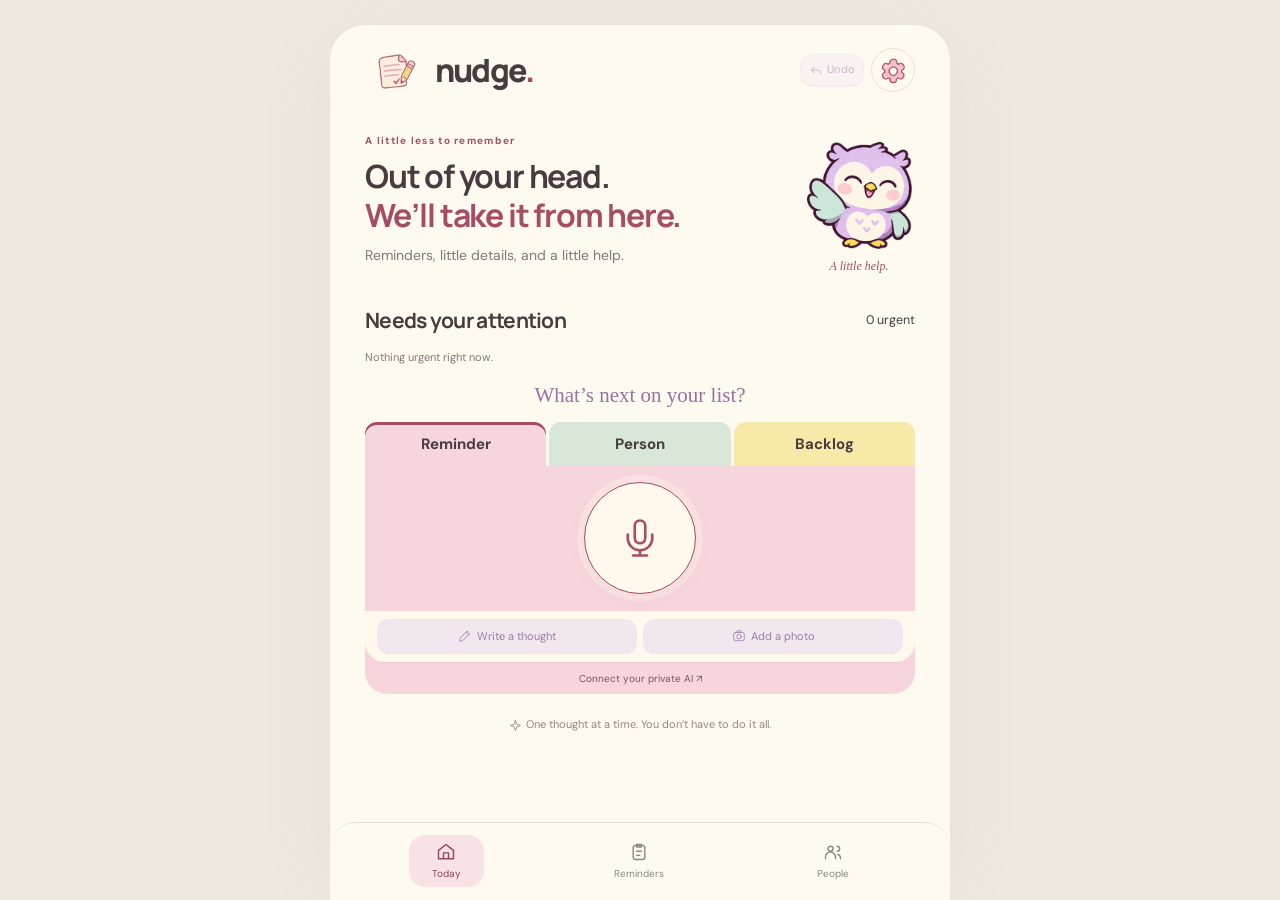
<file: index.html>
<!doctype html>
<html lang="en"><head><meta charset="UTF-8"><meta name="viewport" content="width=device-width, initial-scale=1, viewport-fit=cover"><meta name="theme-color" content="#fffaf0"><meta name="description" content="A little less to remember. Voice-first reminders that find their own moment."><title>Nudge · A little less to remember</title><link rel="manifest" href="manifest.webmanifest"><link rel="icon" href="assets/nudge-logo-192.png" type="image/png"><script src="theme.js"></script><link rel="stylesheet" href="style.css"></head>
<body><div class="app"><header><a class="brand" href="#home" aria-label="Nudge home"><img class="brand-note" src="assets/nudge-logo-192.png" alt="Nudge note and pencil logo">nudge<span class="brand-dot">.</span></a><button class="icon-button" data-page="settings" aria-label="Settings" id="settings-button"></button></header><main id="main"></main><nav aria-label="Main navigation"><button data-page="home" class="active" id="nav-home"></button><button data-page="reminders" id="nav-reminders"></button><button data-page="people" id="nav-people"></button></nav></div><div id="toast" role="status" aria-live="polite"></div><dialog id="detail"><div id="detail-content"></div></dialog><script src="timing.js"></script><script src="people-core.js"></script><script src="intent.js"></script><script src="engine.js"></script><script src="ai-client.js"></script><script src="recording.js"></script><script src="photos.js"></script><script src="people-dates.js"></script><script src="people.js"></script><script src="calendar-rules.js"></script><script src="calendar-preferences.js"></script><script src="colour-wheel.js"></script><script src="calendar-tidy.js"></script><script src="calendar.js"></script><script src="receipts.js"></script><script src="native.js"></script><script src="backups.js"></script><script src="planner.js"></script><script src="dashboard.js"></script><script src="reminder-book.js"></script><script src="app.js"></script></body></html>
</file>
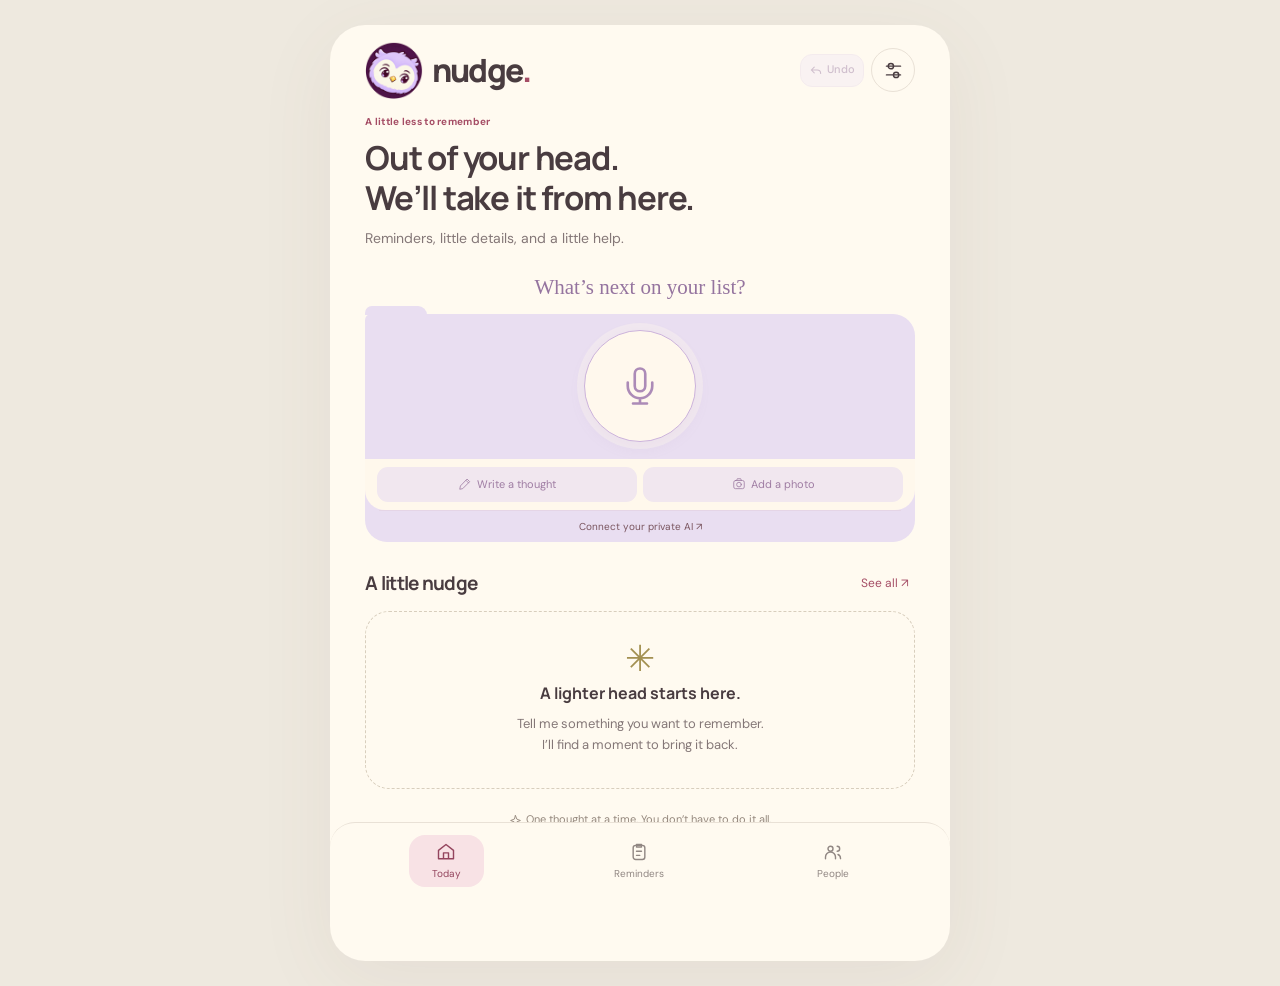
<file: preview/index.html>
<!doctype html>
<html lang="en"><head><meta charset="UTF-8"><meta name="viewport" content="width=device-width, initial-scale=1, viewport-fit=cover"><meta name="theme-color" content="#fffaf0"><meta name="description" content="A little less to remember. Voice-first reminders that find their own moment."><title>Nudge · A little less to remember</title><link rel="manifest" href="manifest.webmanifest"><link rel="icon" href="icon.svg" type="image/svg+xml"><link rel="stylesheet" href="style.css"></head>
<body><div class="app"><header><a class="brand" href="#home" aria-label="Nudge home"><span class="brand-icon">n</span>nudge<span class="brand-dot">.</span></a><button class="icon-button" data-page="settings" aria-label="Settings" id="settings-button"></button></header><main id="main"></main><nav aria-label="Main navigation"><button data-page="home" class="active" id="nav-home"></button><button data-page="reminders" id="nav-reminders"></button><button data-page="people" id="nav-people"></button></nav></div><div id="toast" role="status" aria-live="polite"></div><dialog id="detail"><div id="detail-content"></div></dialog><script src="timing.js"></script><script src="people-core.js"></script><script src="intent.js"></script><script src="engine.js"></script><script src="ai-client.js"></script><script src="recording.js"></script><script src="photos.js"></script><script src="people.js"></script><script src="calendar.js"></script><script src="receipts.js"></script><script src="native.js"></script><script src="backups.js"></script><script src="app.js"></script></body></html>
</file>
<file: style.css>
@import url('https://fonts.googleapis.com/css2?family=DM+Sans:wght@400;500;600;700&family=Manrope:wght@400;500;600;700;800&display=swap');
:root{--cream:var(--tone-fffaf0);--ink:var(--tone-493c40);--muted:var(--tone-847777);--pink:var(--tone-f7d5dc);--rose:var(--tone-a54d65);--yellow:var(--tone-f9e9a9);--line:var(--tone-e9e1d6);--white:var(--tone-fffef9)}*{box-sizing:border-box}body{margin:0;background:var(--tone-eee9df);color:var(--ink);font-family:'DM Sans',sans-serif;font-size:15px}.app{max-width:620px;min-height:100dvh;margin:auto;background:var(--cream);padding:0 25px 110px;position:relative}header{height:94px;display:flex;align-items:center;justify-content:space-between}.brand{text-decoration:none;color:var(--ink);font-family:Manrope,sans-serif;font-size:32px;font-weight:800;letter-spacing:-1.8px;display:flex;align-items:center}.brand-icon{font-family:Georgia,serif;font-style:italic;display:grid;place-items:center;width:34px;height:34px;border-radius:50%;background:var(--pink);font-size:28px;margin-right:10px;letter-spacing:-3px;padding-right:4px}.brand-dot{color:var(--rose)}button,input,textarea,select{font:inherit}button{cursor:pointer;color:inherit;-webkit-tap-highlight-color:transparent}button:disabled{opacity:.6;cursor:wait}button:focus-visible,a:focus-visible,input:focus-visible,textarea:focus-visible,select:focus-visible{outline:3px solid var(--tone-ac6b83);outline-offset:4px}button{border:0}svg{width:21px;height:21px;vertical-align:middle;fill:none;stroke:currentColor;stroke-width:1.7;stroke-linecap:round;stroke-linejoin:round}.icon-button{background:transparent;width:44px;height:44px;border-radius:50%;border:1px solid var(--line)}.eyebrow{text-transform:uppercase;letter-spacing:2px;font-size:10px;font-weight:700;color:var(--rose)}h1,h2,h3{font-family:Manrope,sans-serif}h1{font-size:33px;line-height:1.2;letter-spacing:-1.2px;margin:10px 0}h2{font-size:21px;letter-spacing:-.7px;margin:0}h3{font-size:16px;margin:0 0 8px}p{line-height:1.6}.subtitle{color:var(--muted);font-size:14px;margin:8px 0 24px}.capture{background:var(--pink);border-radius:32px;padding:29px 22px 20px;text-align:center;position:relative;overflow:hidden;margin-top:23px}.capture:before,.capture:after{content:'';position:absolute;border:1px solid var(--tone-e8bac4);width:190px;height:190px;border-radius:50%;pointer-events:none}.capture:before{left:-142px;top:20px}.capture:after{right:-140px;bottom:-40px}.capture h2{font-size:24px;letter-spacing:-.8px}.capture p{font-size:13px;color:var(--tone-79545e);margin:7px 0 20px}.record{display:grid;place-items:center;width:91px;height:91px;border-radius:50%;background:var(--tone-fffaf4);color:var(--rose);margin:0 auto 13px;box-shadow:0 0 0 9px var(--tone-ffffff30),0 6px 20px var(--tone-ad6b7a18);transition:transform .2s}.record:hover{transform:scale(1.04)}.record svg{width:30px;height:30px}.record.recording{background:var(--rose);color:white;animation:breathe 1.5s infinite}.record-label{font-size:13px;font-weight:600}.text-toggle{display:block;margin:18px auto 0;border:0;border-top:1px solid var(--tone-c7899a55);padding:15px 15px 0;background:transparent;color:var(--tone-79545e);font-size:12px}.text-toggle svg{width:15px;height:15px;margin-right:5px}.wave{height:24px;display:flex;align-items:center;justify-content:center;gap:4px;margin-bottom:9px}.wave i{width:3px;height:7px;background:var(--rose);border-radius:3px}.wave.live i{animation:wave .65s ease-in-out infinite alternate}.wave i:nth-child(3n){height:20px;animation-delay:.2s}.wave i:nth-child(2n){height:13px;animation-delay:.4s}.transcript{white-space:pre-wrap;font-size:14px;line-height:1.6;margin:12px 0;max-height:150px;overflow:auto}.composer{margin-top:16px;text-align:left}.composer textarea{width:100%;min-height:88px;resize:vertical;border:1px solid var(--tone-d7acb7);background:var(--tone-fffaf6);border-radius:15px;padding:13px;color:var(--ink)}.primary{padding:12px 20px;border-radius:14px;background:var(--ink);color:white;font-weight:600;font-size:13px}.composer .primary{width:100%;margin-top:9px}.tiny{font-size:11px;color:var(--muted);line-height:1.6}.section-head{display:flex;align-items:center;justify-content:space-between;margin:28px 0 15px}.section-head button{background:none;color:var(--rose);font-size:12px}.small-label{font-size:10px;text-transform:uppercase;letter-spacing:1.6px;color:var(--muted);margin:5px 0 9px}.card{background:var(--white);border:1px solid var(--line);border-radius:23px;padding:18px;margin:10px 0;position:relative}.card.yellow{background:var(--tone-fff4cc);border-color:var(--tone-f1e2ae)}.card-top{display:flex;gap:12px;align-items:flex-start}.check{flex-shrink:0;width:25px;height:25px;border:1.5px solid var(--tone-c1b7ac);background:transparent;border-radius:50%;display:grid;place-items:center}.card.yellow .check{border-color:var(--tone-bead72)}.card-content{flex:1;min-width:0}.card-title{background:transparent;padding:0;text-align:left;font-size:15px;line-height:1.45;font-weight:600;overflow-wrap:anywhere}.card p{font-size:12px;color:var(--muted);margin:7px 0 9px}.tags{display:flex;gap:5px;flex-wrap:wrap;margin-top:9px}.tag{font-size:10px;border-radius:7px;padding:4px 7px;background:var(--tone-f2eee6);color:var(--tone-726461)}.yellow .tag{background:var(--tone-eddfab66)}.card-actions{display:flex;align-items:center;justify-content:space-between;border-top:1px solid var(--tone-e9e1d6aa);margin-top:14px;padding-top:11px;font-size:11px;color:var(--muted);gap:10px}.card-actions button{background:transparent;color:var(--rose);font-size:11px;padding:4px 0}.card-actions svg{width:13px;height:13px;margin-right:4px}.empty{text-align:center;padding:23px 15px;border:1px dashed var(--tone-d8cebd);border-radius:24px}.empty .flower{color:var(--tone-a39051);font-size:36px}.empty p{font-size:13px;color:var(--muted);margin:10px 0}.empty button{background:var(--yellow);padding:10px 18px;border-radius:12px;font-size:12px}.footnote{text-align:center;color:var(--tone-94877c);font-size:11px;margin:22px 0}.footnote svg{width:13px;height:13px;margin-right:4px}nav{position:fixed;bottom:0;left:50%;transform:translateX(-50%);width:min(620px,100%);padding:12px 25px calc(13px + env(safe-area-inset-bottom));display:flex;justify-content:space-around;background:var(--tone-fffaf0f5);border-top:1px solid var(--line);backdrop-filter:blur(12px);z-index:5}nav button{display:flex;gap:5px;align-items:center;flex-direction:column;background:transparent;font-size:10px;color:var(--tone-918783);padding:7px 23px;border-radius:16px}nav button.active{background:var(--tone-f8e2e5);color:var(--tone-94455e)}nav svg{width:20px;height:20px}.search{width:100%;background:var(--white);border:1px solid var(--line);padding:14px 16px;border-radius:15px;margin:13px 0}.filters{display:flex;gap:7px;overflow:auto;padding:4px 2px 13px}.chip{padding:8px 13px;white-space:nowrap;background:var(--tone-efeade);border-radius:20px;font-size:12px}.chip.active{background:var(--ink);color:var(--cream)}.setting{padding:19px;background:var(--white);border:1px solid var(--line);border-radius:21px;margin:13px 0}.setting p{color:var(--muted);font-size:12px;margin:6px 0 15px}.setting label{display:flex;align-items:center;justify-content:space-between;font-size:13px;margin:13px 0;gap:10px}.setting input[type=time],.setting select{border:1px solid var(--line);border-radius:9px;padding:8px;background:var(--cream);max-width:150px}.secondary{padding:11px 15px;border-radius:12px;background:var(--tone-f3eadf);font-size:12px}.danger{color:var(--tone-a13a4f)}.demo-note{font-size:11px;color:var(--tone-8a6a39);display:flex;justify-content:space-between;background:var(--tone-f9edc5);padding:11px 14px;border-radius:12px;margin:14px 0}.demo-note button{background:none;text-decoration:underline;font-size:11px}.status-note{padding:10px 14px;font-size:11px;color:var(--muted);background:var(--tone-f2ebdf);border-radius:12px;margin-top:14px;line-height:1.6}#toast{position:fixed;left:50%;bottom:105px;transform:translateX(-50%);background:var(--ink);color:white;padding:14px 20px;border-radius:17px;font-size:13px;max-width:90vw;width:max-content;box-shadow:0 5px 20px var(--tone-493c4020);opacity:0;pointer-events:none;transition:opacity .2s;z-index:30}#toast.show{opacity:1}dialog{border:0;border-radius:27px;padding:25px;background:var(--cream);color:var(--ink);width:calc(100% - 36px);max-width:480px;max-height:85dvh;overflow:auto}dialog::backdrop{background:var(--tone-493c4066);backdrop-filter:blur(4px)}dialog textarea,dialog input[type=text]{width:100%;padding:12px;background:var(--white);border:1px solid var(--line);border-radius:12px;color:var(--ink)}dialog .dialog-actions{display:flex;gap:8px;justify-content:flex-end;flex-wrap:wrap;margin-top:22px}.close{float:right;background:transparent;font-size:21px}.spacer{height:10px}.original{font-size:13px;color:var(--muted);font-style:italic;overflow-wrap:anywhere}@keyframes breathe{50%{box-shadow:0 0 0 14px var(--tone-ad53651c)}}@keyframes wave{to{height:4px}}@media(min-width:700px){body{padding:25px 0}.app{border-radius:35px;box-shadow:0 18px 80px var(--tone-6e584c12);min-height:calc(100dvh - 50px);padding-left:35px;padding-right:35px}nav{border-radius:25px 25px 0 0}header{height:90px}.capture{padding-top:30px;padding-bottom:23px}}@media(prefers-reduced-motion:reduce){*,*:before,*:after{animation:none!important;transition:none!important}}
#connect-form input[type=password]{width:100%;min-width:0;background:var(--cream);border:1px solid var(--line);border-radius:12px;padding:12px}#connect-form label:first-child{display:block}#connect-form label:first-child input{display:block;margin-top:8px}#connect-status{overflow-wrap:anywhere}#audio-recovery button{margin-top:7px}.capture[aria-busy=true]{opacity:.8}
/* A comfortable handwritten tick, optically centred within its circle. */
.check{padding:0;line-height:0;display:inline-grid;place-items:center;vertical-align:middle}.check svg{display:block;width:22px;height:22px;flex:none;overflow:visible}.check:has(svg){background:var(--tone-f5d8df);border-color:var(--tone-d6a2b0);color:var(--tone-89425b)}.check:has(svg) path{stroke:none;fill:currentColor}
nav button{padding:7px 12px;min-width:60px}.people-toolbar{display:flex;align-items:center;gap:10px}.people-toolbar .search{flex:1;min-width:0}.people-toolbar .secondary{white-space:nowrap}.people-toolbar svg{width:15px;height:15px}.people-grid{display:grid;grid-template-columns:repeat(2,minmax(0,1fr));gap:13px;margin:14px 0}.person-card{display:flex;align-items:center;flex-direction:column;text-align:center;background:var(--white);border:1px solid var(--line);border-radius:25px;padding:23px 13px;gap:8px;min-width:0}.person-card strong{font:700 20px Manrope,sans-serif;letter-spacing:-.5px;overflow-wrap:anywhere}.person-card>span:not(.avatar){color:var(--muted);font-size:11px;line-height:1.6}.person-card small{color:var(--rose);font-size:10px}.avatar{display:inline-grid;place-items:center;width:70px;height:70px;background:var(--tone-f6dce1);border-radius:50%;color:var(--rose);font:700 23px Manrope,sans-serif;overflow:hidden;border:4px solid var(--tone-fff8f0);box-shadow:0 0 0 1px var(--tone-e6d5cf)}.avatar img{width:100%;height:100%;object-fit:cover}.avatar.large{width:106px;height:106px;font-size:33px}.avatar-button{background:none;padding:0;border-radius:50%}.person-hero{text-align:center;padding:12px 0 20px}.person-hero h1{margin-top:16px}.person-actions{display:flex;gap:9px;justify-content:center}.back-button{background:none;padding:10px 0;color:var(--rose);font-size:13px}.person-group{margin:13px 0;border:1px solid var(--line);border-radius:22px;background:var(--white);padding:17px}.person-group summary{cursor:pointer;font-weight:700;font-size:15px}.person-group summary span{float:right;color:var(--muted);font-size:12px;font-weight:400}.person-note{padding:13px 0;border-bottom:1px solid var(--line)}.person-note:last-child{border:0;padding-bottom:0}.person-note p{margin:6px 0;white-space:pre-wrap;overflow-wrap:anywhere;font-size:14px}.note-heading{display:flex;align-items:center;justify-content:space-between}.note-heading strong{font-size:13px}.note-edit{background:none;width:30px;height:30px;color:var(--muted)}.note-edit svg{width:15px;height:15px}.saved-link{color:var(--rose);font-size:12px}.note-images{display:flex;gap:8px;flex-wrap:wrap;margin-top:12px}.note-images button{padding:0;background:none}.note-images img{width:85px;height:85px;object-fit:cover;border-radius:13px}.field-label{display:block;margin:18px 0 7px;font-size:13px}.field-label input,.field-label select{margin-top:7px;width:100%}dialog select,dialog input[type=number]{border:1px solid var(--line);background:var(--white);border-radius:12px;padding:10px;color:var(--ink);min-width:0;max-width:100%}.birthday-fields{display:grid;grid-template-columns:1fr 1.2fr 1.4fr;gap:10px}.birthday-fields label{font-size:11px;color:var(--muted)}.birthday-fields input,.birthday-fields select{display:block;width:100%;margin-top:5px}dialog textarea{min-height:110px;resize:vertical;margin-top:16px}dialog input[type=file]{font-size:12px}.expanded-photo{display:block;max-width:100%;max-height:65dvh;border-radius:16px;margin:25px auto 0}.assistant-answer{padding:20px;background:var(--tone-f7edc7);border-radius:25px;margin-top:19px;border:1px solid var(--tone-eadcae)}.assistant-answer>.section-head{margin:0 0 14px}.assistant-answer h2{font-size:17px}.assistant-answer h2 svg{width:17px;height:17px}.answer-text{font-size:14px;line-height:1.7;overflow-wrap:anywhere}.answer-note{display:flex;flex-direction:column;gap:5px;text-align:left;width:100%;background:var(--tone-fffaf2);margin-top:10px;padding:12px;border-radius:13px}.answer-note strong{font-size:11px;color:var(--rose)}.answer-note span{font-size:13px}.capture-attachments{display:flex;justify-content:center;gap:10px;margin-top:12px}.capture-attachments>div{position:relative}.capture-attachments img{width:70px;height:70px;object-fit:cover;border-radius:14px}.capture-attachments button{position:absolute;right:-5px;top:-5px;border-radius:50%;width:24px;height:24px;background:var(--cream)}.capture .text-toggle{margin-top:12px}.person-note a{overflow-wrap:anywhere}
.person-actions{flex-wrap:wrap}.person-photo-action .text-toggle{border:0;margin:8px auto 16px;padding:0}.person-photo-action svg{width:15px;height:15px;margin-right:5px}.photo-editor{padding:15px 0}.photo-editor-head{display:flex;flex-direction:column;gap:5px;margin:15px 0}.photo-editor-head strong{font-size:14px}.portrait-preview{width:180px;height:180px;position:relative;margin:15px auto 20px;border-radius:50%;overflow:hidden;background:var(--tone-f5e3e1);box-shadow:0 0 0 5px var(--tone-fdf0e7)}.portrait-preview canvas{display:block;width:100%;height:100%}.portrait-placeholder{position:absolute;inset:0;display:grid;place-items:center;color:var(--rose)}.portrait-placeholder svg{width:40px;height:40px}.photo-options{display:flex;justify-content:center;gap:8px;flex-wrap:wrap}.photo-options button{font-size:12px}.photo-options svg{width:16px;height:16px}.crop-sliders{padding:10px 4px}.crop-sliders label{display:block;font-size:12px;color:var(--muted);margin:13px 0}.crop-sliders input{display:block;width:100%;accent-color:var(--rose);margin-top:9px}.crop-sliders .text-toggle{border:0;color:var(--rose);padding:0;margin-top:16px}.picture-preview-list{display:flex;flex-wrap:wrap;gap:10px;margin:12px 0 20px}.picture-preview-item{position:relative}.picture-preview-item img{display:block;width:80px;height:80px;border-radius:14px;object-fit:cover}.picture-preview-item button{position:absolute;top:-7px;right:-7px;width:25px;height:25px;background:var(--ink);color:white;border:2px solid var(--cream);border-radius:50%;line-height:18px;font-size:17px;padding:0}.category-add-photos{background:none;color:var(--rose);font-size:11px;padding:12px 0 0}.category-add-photos svg{width:14px;height:14px;margin-right:4px}#photo-gallery{max-width:900px;width:calc(100vw - 24px);padding:18px;background:var(--tone-292127);color:var(--cream);max-height:94dvh}#photo-gallery::backdrop{background:var(--tone-241d24dd)}#photo-gallery figure{margin:20px 0 0;text-align:center}#photo-gallery figure img{display:block;max-width:100%;max-height:70dvh;object-fit:contain;border-radius:14px;margin:auto}#photo-gallery figcaption{font-size:12px;color:var(--tone-d9cacf);margin:14px}.gallery-close{display:block;margin-left:auto;background:none;color:var(--cream);width:35px;height:35px;border-radius:50%;font-size:25px}.gallery-controls{display:flex;justify-content:center;gap:25px;margin-bottom:4px}.gallery-controls button{width:50px;height:40px;border-radius:14px;background:var(--tone-59434d);color:var(--cream);font-size:22px}[hidden]{display:none!important}nav button{padding:7px 23px}
.record.recording{background:var(--tone-d3374d);color:var(--tone-ffffff);box-shadow:0 0 0 10px var(--tone-df4a5c22);animation:record-alert 1s ease-in-out infinite}.record.recording.paused{background:var(--tone-8a6871);animation:none}.record-label .recording-dot{display:inline-block;width:9px;height:9px;border-radius:50%;background:var(--tone-d3374d);margin-right:6px;animation:dot-blink 1s infinite}.record-label strong{color:var(--tone-a8263e);letter-spacing:1.4px;font-size:13px}.record-label small{display:block;font-size:11px;color:var(--tone-79545e);margin-top:7px}.pause-recording{display:block;background:var(--tone-fff8f2);border-radius:20px;padding:8px 18px;font-size:12px;margin:13px auto 3px;color:var(--tone-844258)}.wave.voice-reactive i{animation:none!important;transition:height .07s}.processing .record{opacity:.45}.processing #wave{opacity:.5}#loading-dots{display:flex;gap:6px;justify-content:center;margin:15px 0}#loading-dots i{width:8px;height:8px;border-radius:50%;background:var(--rose);animation:loading-hop .7s infinite alternate}#loading-dots i:nth-child(2){animation-delay:.15s}#loading-dots i:nth-child(3){animation-delay:.3s}.settings-group{padding:17px 19px;background:var(--white);border:1px solid var(--line);border-radius:20px;margin:12px 0}.settings-group>summary{font:700 15px Manrope,sans-serif;cursor:pointer}.settings-group[open]>summary{margin-bottom:16px}.settings-group p{font-size:12px;color:var(--muted)}.settings-group input[type=time],.settings-group select{max-width:160px;padding:9px;border-radius:10px;border:1px solid var(--line)}.settings-group label:not(.field-label){display:flex;align-items:center;justify-content:space-between;gap:10px;margin:13px 0;font-size:13px}.settings-group input[type=password]{width:100%;border:1px solid var(--line);border-radius:12px;padding:11px;background:var(--cream)}.settings-group .photo-options{justify-content:flex-start}.settings-group #connect-form label:first-child{display:block}.settings-group #connect-form input[type=password]{display:block;margin-top:8px}.settings-group #connect-form label:nth-child(2){justify-content:flex-start}.recent-saved{display:flex;flex-direction:column;gap:5px;text-align:left;background:var(--tone-f6efd9);border:1px solid var(--tone-ece0b9);border-radius:16px;padding:13px 15px;width:100%;margin-top:17px}.recent-saved span{font-size:10px;color:var(--rose);letter-spacing:1px;text-transform:uppercase}.recent-saved strong{font-size:13px;font-weight:500}.recent-saved small{font-size:10px;color:var(--muted)}#save-receipt{position:fixed;inset:0;z-index:40;background:var(--tone-493c4033);backdrop-filter:blur(3px);display:grid;place-items:center;padding:24px}.receipt-paper{background:var(--cream);width:min(440px,100%);padding:25px;border-radius:25px;box-shadow:0 20px 90px var(--tone-493c4033);transition:transform .55s cubic-bezier(.7,-.1,1,.5),opacity .5s;transform-origin:center}.receipt-paper h2{margin:10px 0 20px;font-size:21px}.receipt-row{display:flex;align-items:center;gap:12px;padding:12px 0;border-top:1px solid var(--line)}.receipt-row>div{flex:1;min-width:0}.receipt-row strong,.receipt-row small{display:block;overflow-wrap:anywhere}.receipt-row strong{font-size:14px;line-height:1.4}.receipt-row small{font-size:11px;color:var(--rose);margin-top:6px}.receipt-row .icon-button{flex-shrink:0;width:35px;height:35px}.receipt-row svg{width:15px;height:15px}.filed-pulse{animation:filed-glow .65s ease-out!important}.reminder-title{margin:0}.reminder-title h1{margin-bottom:0}.calendar-toolbar{display:flex;align-items:center;justify-content:space-between;margin:20px 0 14px}.calendar-toolbar h2{text-transform:capitalize;font-size:20px}.calendar-legend{display:flex;justify-content:space-between;gap:5px;font-size:9px;color:var(--muted);margin:12px 0 16px}.calendar-grid{display:grid;grid-template-columns:repeat(7,minmax(0,1fr));gap:5px;background:var(--tone-f2e8df);padding:10px;border-radius:25px}.weekday{text-align:center;font-size:11px;color:var(--muted);padding:5px}.calendar-day{aspect-ratio:.85;min-width:0;background:var(--tone-fffaf4);border:1px solid var(--tone-e9dcd0);border-radius:13px;font-size:13px;padding:7px 2px;display:flex;flex-direction:column;align-items:center;justify-content:space-between}.calendar-day small{font-size:9px;white-space:nowrap}.calendar-day:nth-of-type(3n){background:var(--tone-f8e4eb)}.calendar-day:nth-of-type(5n){background:var(--tone-f7edc8)}.calendar-day:nth-of-type(7n){background:var(--tone-e6eee4)}.calendar-day.outside{opacity:.4}.calendar-day.selected{outline:2px solid var(--tone-a65770);background:var(--tone-f4d5df);outline-offset:0}.calendar-day.today>span{border-bottom:2px solid var(--rose)}.calendar-item{display:flex;align-items:center;gap:13px;width:100%;text-align:left;border-radius:18px;background:var(--tone-f8e0e8);padding:15px;margin:10px 0}.calendar-item>span{font-size:23px}.calendar-item strong,.calendar-item small{display:block}.calendar-item strong{font-size:13px;line-height:1.5}.calendar-item small{font-size:10px;color:var(--muted);margin-top:5px}.calendar-item.kind-reminder{background:var(--tone-f7edc5)}.calendar-item.kind-device{background:var(--tone-e6eee3)}.calendar-item.kind-event{background:var(--tone-eae4f3)}.event-times{display:grid;grid-template-columns:1fr 1fr;gap:10px}.event-times input{width:100%;min-width:0;font-size:12px}dialog input[type=datetime-local]{width:100%;padding:11px;border-radius:12px;border:1px solid var(--line);background:var(--white);color:var(--ink);margin-top:7px}@keyframes record-alert{50%{box-shadow:0 0 0 17px var(--tone-df4a5c11);filter:brightness(1.15)}}@keyframes dot-blink{50%{opacity:.25}}@keyframes loading-hop{to{transform:translateY(-8px);opacity:.4}}@keyframes filed-glow{40%{box-shadow:0 0 0 15px var(--tone-f1bf5b55);transform:scale(1.13)}}@media(prefers-reduced-motion:reduce){.record,.recording-dot,#loading-dots i,.filed-pulse{animation:none!important}.receipt-paper{transition:none!important}}@media(max-width:380px){.calendar-grid{gap:3px;padding:7px}.calendar-day{font-size:11px}.calendar-day small{font-size:8px}.event-times{grid-template-columns:1fr}}

.preview-switch{display:flex;justify-content:space-between;align-items:center;gap:15px}.preview-switch input{appearance:none;flex-shrink:0;width:44px;height:26px;border-radius:18px;background:var(--tone-ded5cf);position:relative;cursor:pointer;transition:background .15s}.preview-switch input:before{content:"";position:absolute;top:3px;left:3px;width:20px;height:20px;background:white;border-radius:50%;box-shadow:0 1px 4px var(--tone-493c4022);transition:transform .15s}.preview-switch input:checked{background:var(--rose)}.preview-switch input:checked:before{transform:translateX(18px)}.preview-switch input:disabled{opacity:.5}

/* A softer little settings garden. */
.settings-group{background:var(--tone-fae2e9);border:0;border-radius:29px 32px 28px 32px;padding:17px 19px;margin:13px 0;box-shadow:0 3px 12px var(--tone-90757708)}
.settings-group:nth-of-type(5n+2){background:var(--tone-faf0c8)}.settings-group:nth-of-type(5n+3){background:var(--tone-e3edf8)}.settings-group:nth-of-type(5n+4){background:var(--tone-e8e2f6)}.settings-group:nth-of-type(5n){background:var(--tone-e1eee2)}
.settings-group>summary{list-style:none;display:flex;align-items:center;gap:11px;font-size:14px;line-height:1.5;min-height:35px}.settings-group>summary::-webkit-details-marker{display:none}.settings-group>summary::marker{content:''}
.setting-motif{display:grid;place-items:center;flex:0 0 35px;width:35px;height:35px;font-size:20px;background:var(--tone-fffaf080);border-radius:15px 13px 15px 12px}.setting-name{flex:1;min-width:0}.setting-expand{display:grid;place-items:center;flex:0 0 29px;height:29px;border-radius:50%;background:var(--tone-fffaf0a6);color:var(--tone-8c5e70)}.setting-expand svg{width:17px;height:17px;stroke-width:2.6;stroke-linecap:round}.expand-stem{transform-origin:center;transition:transform .18s}.settings-group[open] .expand-stem{transform:scaleY(0)}
.settings-group[open]>summary{margin-bottom:17px}.settings-group p{color:var(--tone-71646b)}.settings-group .secondary{background:var(--tone-fffaf0a6);border:0;border-radius:17px}.settings-group input[type=password],.settings-group input[type=time],.settings-group select{background:var(--tone-fffaf0b8);border-color:var(--tone-ffffff80);border-radius:15px}.settings-group[open]{padding-bottom:22px}
.capture .record{margin-bottom:17px}.paused-status{display:inline-flex;align-items:center;vertical-align:middle;margin-right:6px;color:var(--tone-85616c)}.paused-status svg{width:14px;height:14px}.record.paused+.record-label strong{color:var(--tone-85616c)}
@media(prefers-reduced-motion:reduce){.expand-stem{transition:none}}

/* Soft folders: warm paper, real list markers and ink tinted to each category. */
.soft-folder{--folder-fill:var(--tone-e9e1f6);--folder-ink:var(--tone-65537f);--folder-edge:var(--tone-d9cbed);position:relative;margin:25px 0 18px;padding:12px 12px 13px;background:var(--folder-fill);border:1px solid var(--folder-edge);border-radius:8px 23px 23px 23px;color:var(--folder-ink);box-shadow:0 3px 12px var(--tone-705d7406)}
.soft-folder::before{content:"";position:absolute;left:-1px;top:-9px;width:85px;height:12px;background:var(--folder-fill);border:1px solid var(--folder-edge);border-bottom:0;border-radius:12px 15px 0 0;z-index:0}.folder-mint{--folder-fill:var(--tone-e0eee5);--folder-ink:var(--tone-48695b);--folder-edge:var(--tone-cbded1)}.folder-peach{--folder-fill:var(--tone-f6e1db);--folder-ink:var(--tone-885c52);--folder-edge:var(--tone-e9cec4)}.folder-butter{--folder-fill:var(--tone-f7edcd);--folder-ink:var(--tone-7d693c);--folder-edge:var(--tone-eadbb0)}.folder-blue{--folder-fill:var(--tone-e1ebf5);--folder-ink:var(--tone-506c87);--folder-edge:var(--tone-cddced)}.folder-rose{--folder-fill:var(--tone-f4e0e8);--folder-ink:var(--tone-895a70);--folder-edge:var(--tone-e9ccd9)}
.soft-folder>summary{position:relative;display:flex;align-items:center;gap:9px;list-style:none;font-family:Georgia,serif;font-weight:400;font-size:17px;line-height:1.4;min-height:35px;cursor:pointer;padding:0 2px 0 3px}.soft-folder>summary::-webkit-details-marker{display:none}.soft-folder>summary::marker{content:''}.soft-folder>summary span{float:none;color:inherit;font-weight:400}.soft-folder .folder-symbol{display:grid;place-items:center;flex:0 0 20px}.folder-symbol svg{width:18px;height:18px;stroke-width:1.35}.soft-folder .folder-name{flex:1;min-width:0;font-size:17px}.soft-folder .folder-count{display:grid;place-items:center;font:400 11px 'DM Sans',sans-serif;background:var(--tone-fff9ee80);border-radius:50%;width:25px;height:25px;flex-shrink:0}.soft-folder .folder-toggle{width:27px;height:27px;display:grid;place-items:center;background:var(--tone-fffaf1b0);border-radius:50%;flex-shrink:0}.folder-toggle svg{width:17px;height:17px;stroke-width:1.6}.folder-stem{transform-origin:center;transition:transform .18s}.soft-folder[open] .folder-stem{transform:scaleY(0)}
.folder-notes{list-style:disc;background:var(--tone-fffaf2);border-radius:17px;margin:9px 0 0;padding:1px 15px 1px 29px}.soft-folder .person-note{display:list-item;position:relative;padding:12px 27px 12px 1px;margin:0;border-bottom:1px solid color-mix(in srgb,var(--folder-ink) 10%,transparent);font-size:13px;line-height:1.65;color:var(--folder-ink)}.soft-folder .person-note:last-child{border-bottom:0;padding-bottom:12px}.soft-folder .person-note::marker{font-size:11px;color:var(--folder-ink)}.soft-folder .person-note p{margin:0;font-size:13px;line-height:1.65;color:inherit}.soft-folder .note-title{display:block;font-size:12px;font-weight:600;color:inherit;margin-bottom:3px}.soft-folder .note-edit{position:absolute;right:-8px;top:7px;color:var(--folder-ink);opacity:.7}.soft-folder .note-edit svg{width:14px;height:14px;stroke-width:1.3}.soft-folder .saved-link{display:block;margin-top:5px;color:inherit;font-size:11px}.soft-folder .category-add-photos{color:var(--folder-ink);opacity:.85;font-size:10px;padding:10px 4px 0}.soft-folder .category-add-photos svg{width:12px;height:12px}.soft-folder .note-images{margin-top:8px}.soft-folder .note-images img{border-radius:12px}.soft-folder:not([open]){padding-bottom:12px}
@media(prefers-reduced-motion:reduce){.folder-stem{transition:none}}

/* A little folder for a passing thought. */
#detail:has(.thought-folder){padding:0;background:transparent;border:0;box-shadow:none;width:min(430px,calc(100vw - 30px));max-height:calc(100dvh - 32px);border-radius:0;overflow-y:auto;color:var(--tone-675078)}#detail:has(.thought-folder)::backdrop{background:var(--tone-66576266);backdrop-filter:blur(5px)}
.thought-folder{margin:0;padding-top:2px}.thought-person{display:flex;align-items:center;gap:7px;margin:0 0 -1px;padding:9px 15px 10px;background:var(--tone-eadff4);border-radius:19px 21px 0 0;width:max-content;max-width:calc(100% - 40px);color:var(--tone-705381);font-size:12px}.thought-person>svg{width:17px;height:17px;stroke-width:1.4;flex-shrink:0}.thought-person select{appearance:none;background:none;border:0!important;padding:0!important;width:auto;max-width:150px;color:inherit;font-size:12px;min-width:28px;margin:0}.thought-person>span:last-child{font-size:13px;opacity:.65}
.thought-sheet{position:relative;background:var(--tone-e9ddf2);padding:20px 19px 17px;border-radius:0 27px 27px 27px}.thought-sheet .close{top:12px;right:13px;color:var(--tone-745784);font-size:24px;background:transparent;width:32px;height:32px}.thought-sheet h2{font:400 26px/1.25 Georgia,serif;letter-spacing:0;color:var(--tone-674477);margin:0 33px 16px 0}.thought-category{display:flex;gap:9px;align-items:center;background:var(--tone-faf0c9);border-radius:23px;padding:10px 13px;color:var(--tone-7b5876);margin:0 0 17px}.thought-category>svg{width:18px;height:18px;stroke-width:1.4;flex-shrink:0}.thought-category select{appearance:none;background:transparent;border:0!important;padding:0!important;color:inherit;flex:1;min-width:0;font-size:13px;max-width:100%;margin:0}.thought-category>span svg{width:15px;height:15px;stroke-width:1.4}
.thought-paper{position:relative;background:var(--tone-fffaf0);border-radius:20px;padding:17px 14px 22px;margin:0 0 14px}.thought-paper textarea{display:block;width:100%;min-height:142px;max-height:30dvh;margin:0;padding:0 4px;border:0;border-radius:0;resize:vertical;font:400 16px/30px Georgia,serif;color:var(--tone-705382);background:repeating-linear-gradient(transparent,transparent 29px,var(--tone-e5d9ca66) 29px,var(--tone-e5d9ca66) 30px);box-shadow:none}.thought-paper textarea::placeholder{color:var(--tone-a38caa);font:400 14px/30px Georgia,serif}.thought-clip{position:absolute;left:6px;top:-10px;color:var(--tone-a18ba8);transform:rotate(-15deg)}.thought-clip svg{width:23px;height:28px;stroke-width:1.3}.thought-flower{position:absolute;bottom:5px;right:12px;font-size:27px;color:var(--tone-b596c5);opacity:.65;pointer-events:none}
.thought-attachments .picture-preview-list{margin:0}.thought-attachments .picture-preview-item{margin:2px 0 12px}.thought-attachments .picture-preview-item img{width:58px;height:58px}.thought-dock{display:flex;justify-content:space-evenly;align-items:center;gap:0;background:var(--tone-fff6f4a6);border-radius:20px;padding:11px 2px}.thought-dock button{background:none;color:var(--tone-765780);padding:5px 9px;font-size:11px;display:flex;align-items:center;gap:6px}.thought-dock button+button{border-left:1px solid var(--tone-cbb5d077)}.thought-dock svg{width:16px;height:16px;stroke-width:1.5}.thought-attachments .pictures-error:empty{display:none}.thought-link-field{display:block;margin:12px 1px;font-size:12px;color:var(--tone-765780)}.thought-link-field input{display:block;background:var(--tone-fffaf0);border:1px solid var(--tone-d7c1df);border-radius:14px;padding:10px 12px;font-size:12px;color:var(--tone-765780);width:100%;margin-top:6px}.thought-save.primary{display:block;width:100%;background:var(--tone-957499);color:var(--tone-fffaf3);border-radius:20px;padding:13px;margin-top:16px;font-size:14px;font-weight:500}.thought-sheet #note-error{color:var(--tone-8d4c65);margin-bottom:0}.thought-sheet #note-error:empty{display:none}
.thought-paper:focus-within,.thought-person:focus-within,.thought-category:focus-within{box-shadow:0 0 0 2px var(--tone-b897c955)}.thought-paper textarea:focus-visible,.thought-person select:focus-visible,.thought-category select:focus-visible{outline:0}

/* Quiet portrait: larger picture, less empty space and gentle edit/add controls. */
.quiet-portrait{padding:6px 0 8px;margin-bottom:17px}.quiet-picture{width:206px;height:146px;position:relative;margin:0 auto}.quiet-picture>.avatar-button{position:absolute;left:35px;top:5px;z-index:1}.quiet-picture .avatar.large{width:136px;height:136px;font-size:43px;font-weight:400;background:var(--tone-f5dfe5);border:5px solid var(--tone-fff6ed);box-shadow:0 0 0 1px var(--tone-e4c9d2);color:var(--tone-a56a83)}.quiet-portrait h1{font:400 30px/1.15 Georgia,serif;letter-spacing:0;color:var(--tone-96617b);margin:10px 0 4px}.quiet-birthday{font-size:11px;line-height:1.5;color:var(--tone-9c7b85);margin:0}.quiet-edit,.quiet-add{position:absolute;z-index:2;display:grid;place-items:center;width:40px;height:40px;border-radius:50%;background:var(--tone-fcf2e8);color:var(--tone-a3788d);border:1px solid var(--tone-eddae0);box-shadow:0 2px 6px var(--tone-9f72820a)}.quiet-edit{top:1px;right:15px}.quiet-add{bottom:0;right:11px;background:var(--tone-fff9ed)}.quiet-edit svg{width:16px;height:16px;stroke-width:1.4}.quiet-add svg{width:20px;height:20px;stroke-width:1.5}.portrait-sprig{position:absolute;width:37px;height:77px;bottom:0;opacity:.6;pointer-events:none}.portrait-sprig svg{width:100%;height:100%;stroke:var(--tone-a9b39d);stroke-width:1.1;fill:var(--tone-dce5d433)}.sprig-left{left:0}.sprig-right{right:-3px}.portrait-sprig .sprig-bloom{fill:var(--tone-f5d8df);stroke:var(--tone-d8acbb)}.profile-edit-menu h2{font:400 23px/1.3 Georgia,serif;letter-spacing:0;color:var(--tone-8c678a);margin:0 25px 20px 0}.profile-edit-menu>button:not(.close){display:flex;align-items:center;gap:12px;width:100%;text-align:left;border-radius:19px;background:var(--tone-eee2f3);color:var(--tone-785a86);padding:13px 15px;margin-top:9px;font-size:13px}.profile-edit-menu>button:nth-of-type(3){background:var(--tone-f6e4e9);color:var(--tone-91647a)}.profile-edit-menu>button:nth-of-type(4){background:var(--tone-e7efdf);color:var(--tone-687e64)}.profile-edit-menu svg{width:17px;height:17px;stroke-width:1.5}

/* Full-width, genuinely compact reminder try-outs. */
.eyebrow,.small-label,.recent-saved span{text-transform:none;letter-spacing:.3px}.record-label strong{letter-spacing:.3px}.nudge-heading{gap:10px}.nudge-heading-label{display:flex;align-items:center;gap:8px}.nudge-heading-label h2{font-size:19px}.owl-test{position:relative;display:grid;place-items:center;flex:0 0 54px;width:54px;height:54px;padding:0;background:none;border-radius:18px;overflow:visible}.owl-test img{display:block;width:54px;height:54px;object-fit:contain;opacity:0}.owl-test.owl-ready img{opacity:1}.owl-loading{position:absolute;color:var(--tone-9b78a5);font-size:11px}.owl-ready .owl-loading{display:none}.design-launch{display:flex;align-items:center;justify-content:space-between;gap:8px;width:100%;padding:11px 12px;border-radius:16px;background:var(--tone-ede5f4);color:var(--tone-795c89);font-size:11px;text-align:left;margin:0 0 12px}.design-launch span{font-size:10px;white-space:nowrap;opacity:.75}.design-title-row{display:flex;align-items:center;justify-content:space-between;gap:10px;margin:14px 0 18px}.design-title-row h1{font:400 25px/1.25 Georgia,serif;color:var(--tone-87638d);letter-spacing:0;margin:0}.design-title-row p{font-size:11px;color:var(--tone-907b90);margin:6px 0 0}.design-switcher{display:flex;gap:7px;margin-bottom:14px}.design-switcher button{flex:1;border-radius:14px;min-height:36px;background:var(--tone-f2eadd);color:var(--tone-9b819c);font-size:12px}.design-switcher button[aria-pressed=true]{background:var(--tone-e4d5ed);color:var(--tone-6c4e7c);box-shadow:inset 0 0 0 1px var(--tone-cdb5db)}.design-current{display:flex;justify-content:space-between;align-items:center;margin-bottom:10px;gap:10px}.design-current strong{font-size:12px;font-weight:500;color:var(--tone-80618c)}.design-current>span{font-size:9px;color:var(--tone-9b8a94)}.mini-list{display:flex;flex-direction:column;gap:6px}.mini-reminder{--mini-bg:var(--tone-f7e4e9);--mini-ink:var(--tone-865b72);--mini-edge:var(--tone-e6c5d3);display:flex;align-items:center;gap:5px;position:relative;min-width:0;min-height:55px;padding:6px 7px 6px 2px;border-radius:14px;background:var(--mini-bg);color:var(--mini-ink);box-sizing:border-box}.mini-lilac{--mini-bg:var(--tone-eee5f6);--mini-ink:var(--tone-755c8c);--mini-edge:var(--tone-d9c8ea)}.mini-blue{--mini-bg:var(--tone-e6eef6);--mini-ink:var(--tone-56718b);--mini-edge:var(--tone-ccdae9)}.mini-butter{--mini-bg:var(--tone-f6efcf);--mini-ink:var(--tone-7f6e42);--mini-edge:var(--tone-e8dcae)}.mini-check{display:grid;place-items:center;flex:0 0 30px;width:30px;min-height:34px;padding:0;background:none;color:inherit}.mini-check>span{display:grid;place-items:center;width:19px;height:19px;border:1.3px solid currentColor;border-radius:50%;opacity:.85}.mini-check svg{width:17px;height:17px;fill:currentColor}.mini-body{flex:1;min-width:0}.mini-title{display:block;width:100%;background:none;color:inherit;text-align:left;padding:0;font-size:12px;font-weight:500;line-height:17px;letter-spacing:0;text-transform:none;overflow-wrap:anywhere}.mini-meta{display:flex;align-items:center;gap:4px;flex-wrap:wrap;line-height:13px;margin-top:2px}.mini-time{font-size:10px;opacity:.85}.mini-tags{display:inline-flex;gap:3px;flex-wrap:wrap}.mini-tags>span{background:var(--tone-fff9ef80);border-radius:6px;padding:0 4px;font-size:8px;line-height:12px;opacity:.85}.mini-later{display:flex;flex-direction:column;align-items:center;justify-content:center;gap:2px;align-self:stretch;flex:0 0 32px;width:32px;min-height:34px;background:none;color:inherit;padding:0}.mini-later svg{width:14px;height:14px;stroke-width:1.5}.mini-later span{font-size:8px;line-height:10px}.mini-finished{font-size:12px;padding:0 9px;opacity:.6}.mini-done .mini-title{text-decoration:line-through;opacity:.65}.mini-done .mini-check>span{background:var(--tone-fff9efa0)}.mini-done .mini-tags{opacity:.5}.design-help{font-size:10px;line-height:1.7;color:var(--tone-93818e);margin:14px 0 8px}.design-bottom{display:flex;align-items:center;justify-content:space-between;gap:10px;font-size:10px;color:var(--tone-9b8799)}.design-bottom button{color:var(--tone-86658e);background:none;padding:8px 0;font-size:10px}
.mini-style-2{gap:10px;padding-top:3px}.mini-style-2 .mini-reminder{background:var(--tone-fff8ec);border:1px solid var(--mini-edge);border-left:5px solid var(--mini-edge);border-radius:6px 13px 13px 13px;min-height:56px}.mini-style-2 .mini-reminder:before{content:'';position:absolute;top:-4px;left:-5px;width:34px;height:5px;border-radius:7px 7px 0 0;background:var(--mini-edge)}.mini-style-2 .mini-later{background:var(--mini-bg);border-radius:10px;align-self:center;padding:4px 0}
.mini-style-3{gap:0}.mini-style-3 .mini-reminder{background:none;border-radius:0;padding:8px 0;min-height:57px;border-bottom:1px solid var(--mini-edge)}.mini-style-3 .mini-reminder:last-child{border:0}.mini-style-3 .mini-tags>span{background:var(--tone-f1eadf);font-size:8px}.mini-style-3 .mini-later{border-radius:50%;background:var(--mini-bg);align-self:center;min-height:30px;width:30px;flex-basis:30px}.mini-style-3 .mini-later span{display:none}
.mini-style-4 .mini-reminder{border-radius:24px;min-height:56px;padding-left:4px;padding-right:10px}.mini-style-4 .mini-tags>span{background:transparent;padding:0;font-size:8px;opacity:.7}.mini-style-4 .mini-tags>span+span:before{content:'· ';}
.mini-style-5 .mini-reminder{background:var(--tone-fbf4e7);border-radius:11px;min-height:56px;padding-left:5px;box-shadow:inset 3px 0 0 var(--mini-edge)}.mini-style-5 .mini-tags{position:absolute;right:43px;top:5px;max-width:40%;opacity:.7}.mini-style-5 .mini-title{padding-right:0}.mini-style-5 .mini-body{padding-top:9px}.mini-style-5 .mini-tags>span{font-size:7px;background:none}.mini-style-5 .mini-later{border-radius:9px;background:var(--mini-bg);min-height:29px;align-self:center}.mini-style-5 .mini-later span{display:none}

#design-edit-form input{width:100%;border:1px solid var(--tone-e0d3df);background:var(--tone-fff8ed);border-radius:14px;padding:11px;color:var(--tone-785e83);font-size:13px}#design-edit-form .primary{background:var(--tone-96769f);border-radius:17px;margin-top:14px}

/* Five phone-sized calendar studies: neutral paper, meaningful event colours. */
.calendar-try{color:var(--tone-796778);margin:0 -15px;padding:0 4px}.calendar-try button{color:inherit}.cal-try-title{display:flex;align-items:center;gap:10px;justify-content:space-between;margin:14px 9px}.cal-try-title h1{font:400 24px/1.25 Georgia,serif;letter-spacing:0;margin:0;color:var(--tone-84658c)}.cal-text-button{background:var(--tone-eee3f0);border-radius:18px;padding:8px 11px;font-size:11px}.cal-style-picker{display:flex;gap:6px;margin:0 9px 10px}.cal-style-picker button{flex:1;border-radius:13px;background:var(--tone-f0e9df);min-height:36px;font-size:12px}.cal-style-picker button[aria-pressed=true]{background:var(--tone-e6d8ed);box-shadow:inset 0 0 0 1px var(--tone-cbb5d7)}.cal-try-caption{display:flex;align-items:center;justify-content:space-between;gap:6px;margin:8px 9px 14px;font-size:12px}.cal-try-caption strong{font-weight:500}.cal-data-picker{display:flex;background:var(--tone-f2ebdf);padding:3px;border-radius:15px}.cal-data-picker button{background:transparent;font-size:10px;padding:6px 7px;border-radius:12px}.cal-data-picker button[aria-pressed=true]{background:var(--tone-fff8ed)}.cal-view-switch{display:flex;gap:4px;background:var(--tone-eee5f0);border-radius:18px;padding:4px;margin:0 9px 10px}.cal-view-switch button{flex:1;background:none;border-radius:14px;font-size:12px;padding:9px}.cal-view-switch button[aria-pressed=true]{background:var(--tone-fff9ee);box-shadow:0 2px 5px var(--tone-735d7a0a)}.cal-period{display:flex;align-items:center;justify-content:space-between;margin:7px 9px}.cal-period h2{font:400 19px Georgia,serif;margin:0;color:var(--tone-82648a)}.cal-period button{background:none;border-radius:50%;width:34px;height:34px;font-size:26px}.cal-category-key{display:flex;gap:7px 11px;flex-wrap:wrap;margin:5px 10px 12px;font-size:9px}.cal-category-key span{display:flex;align-items:center;gap:4px}.cal-category-key i,.cal-event-dot,.cal-green-dot{display:inline-block;width:5px;height:5px;border-radius:50%;flex-shrink:0}.cal-zoom{display:flex;gap:6px;align-items:center;margin:0 9px}.cal-zoom button{background:var(--tone-f0e6ef);border-radius:50%;width:32px;height:32px;font-size:18px;padding:0}.cal-zoom button:disabled{opacity:.3}.cal-zoom input{min-width:35px;flex:1;width:0;accent-color:var(--tone-ae91b8)}.cal-zoom>span{font-size:10px;min-width:67px;text-align:right}.cal-gesture-hint{font-size:9px;line-height:1.5;margin:7px 10px 12px;color:var(--tone-a08e9b)}.cal-scroll{overflow-x:auto;overscroll-behavior-x:contain;scroll-snap-type:x proximity;background:var(--tone-fff9ef);border-radius:12px;border:1px solid var(--tone-e6ddcf);scrollbar-width:thin;scrollbar-color:var(--tone-d9c8da) var(--tone-fff9ef);touch-action:pan-x pan-y}.cal-canvas{min-width:100%;transition:width .15s ease}.cal-weekdays,.cal-days{display:grid;grid-template-columns:repeat(var(--cal-columns),minmax(0,1fr))}.cal-weekdays{border-bottom:1px solid var(--tone-e6ddcf)}.cal-weekdays span{font-size:10px;text-align:center;padding:9px 0;color:var(--tone-9a8598)}.cal-day{min-width:0;min-height:100px;border-right:1px solid var(--tone-e8dfd1);border-bottom:1px solid var(--tone-e8dfd1);padding:3px;scroll-snap-align:start;background:var(--tone-fff9ef)}.cal-outside{background:var(--tone-faf3e8)}.cal-outside .cal-date{opacity:.4}.cal-date{display:flex;align-items:center;gap:3px;background:none;border-radius:50%;min-height:27px;min-width:27px;padding:3px 5px;font-size:11px;font-weight:400;margin-bottom:3px}.cal-date small{font-size:8px}.cal-selected .cal-date{background:var(--tone-eaddeb);color:var(--tone-80588b)}.cal-today .cal-date{box-shadow:inset 0 0 0 1px var(--tone-bba0c2)}.cal-day-events{display:flex;flex-direction:column;gap:3px}.cal-event{display:flex;align-items:center;gap:3px;width:100%;min-width:0;text-align:left;color:var(--event-ink)!important;background:var(--event-fill);border-radius:5px;padding:4px 3px;font-size:9px;font-weight:400;line-height:1.35;overflow:hidden}.cal-event-dot{background:var(--event-ink);width:3px;height:3px}.cal-event-label{flex:1;min-width:0;overflow:hidden;text-overflow:ellipsis;white-space:nowrap}.cal-event small{display:none;font-size:8px;white-space:nowrap;color:inherit;opacity:.8}.cal-important{font-size:9px;font-weight:700;flex-shrink:0}.cal-more{background:none;font-size:8px;padding:5px 0;color:var(--tone-a08a9c)!important}.cal-done .cal-event-label{text-decoration:line-through;opacity:.65}.cal-green-dot{background:var(--tone-6b9a78);width:5px;height:5px}.cal-week-days .cal-day{min-height:250px}.cal-canvas[data-zoom="1"] .cal-event-label,.cal-canvas[data-zoom="2"] .cal-event-label{white-space:normal;display:-webkit-box;-webkit-line-clamp:2;-webkit-box-orient:vertical}.cal-canvas[data-zoom="3"] .cal-event,.cal-canvas[data-zoom="4"] .cal-event{padding:7px;font-size:12px;border-radius:8px;flex-wrap:wrap}.cal-canvas[data-zoom="3"] .cal-event-label,.cal-canvas[data-zoom="4"] .cal-event-label{white-space:normal;overflow-wrap:anywhere}.cal-canvas[data-zoom="3"] .cal-event small,.cal-canvas[data-zoom="4"] .cal-event small{display:block;font-size:9px}.cal-canvas[data-zoom="3"] .cal-day,.cal-canvas[data-zoom="4"] .cal-day{min-height:140px;padding:7px}.cal-canvas[data-zoom="3"] .cal-week-days .cal-day,.cal-canvas[data-zoom="4"] .cal-week-days .cal-day{min-height:320px}.cal-agenda{background:var(--tone-f4ecf5);border-radius:19px;padding:13px;margin:14px 5px}.cal-agenda-head{display:flex;align-items:center;justify-content:space-between;margin-bottom:9px}.cal-agenda h2{font:400 18px Georgia,serif;margin:0;color:var(--tone-87648f)}.cal-add{background:var(--tone-fff8ee);border-radius:15px;padding:7px 9px;font-size:10px}.cal-agenda-event{padding:10px;font-size:12px;margin-top:5px;border-radius:10px;gap:6px}.cal-agenda-event .cal-event-label{white-space:normal}.cal-agenda-event small{display:block;font-size:10px}.cal-agenda p{font-size:11px;line-height:1.6;color:var(--tone-a08a9e)}.cal-reminder-filter{display:flex;align-items:center;justify-content:space-between;gap:10px;margin:9px;font-size:10px}.cal-reminder-filter label{display:flex;align-items:center;gap:7px}.cal-reminder-filter select{font-size:10px;border:1px solid var(--tone-e5d7e6);border-radius:13px;padding:7px;background:var(--tone-fff8ee);color:var(--tone-8a718d);max-width:135px}.cal-reminder-filter button{background:none;font-size:10px;padding:8px 0}.cal-data-note{font-size:10px;line-height:1.6;color:var(--tone-a18d9b);margin:10px}.cal-form-actions{display:flex;gap:9px;justify-content:flex-end;margin-top:16px}.cal-form-actions button{border-radius:16px;padding:10px 13px;font-size:12px;background:var(--tone-efe1eb)}.cal-form-actions .primary{background:var(--tone-9b7ba7);color:var(--tone-fff8ef)}.calendar-item.is-complete strong{text-decoration:line-through}.calendar-grid .calendar-day:nth-child(n){background:var(--tone-fff9ee)}.calendar-grid .calendar-day.selected{background:var(--tone-eaddec)}
/* Soft columns: separate rounded paper days. */
.cal-style-2 .cal-scroll{border:0;background:transparent}.cal-style-2 .cal-days{gap:4px}.cal-style-2 .cal-day{border:1px solid var(--tone-e7ddcf);border-radius:12px;margin-bottom:4px}.cal-style-2 .cal-weekdays{border:0}.cal-style-2 .cal-event{border-left:2px solid var(--event-ink);background:color-mix(in srgb,var(--event-fill) 55%,var(--tone-fff9ef));border-radius:3px 7px 7px 3px}.cal-style-2 .cal-event-dot{display:none}.cal-style-2 .cal-week-days .cal-day{min-height:320px}
/* Month + agenda: a compact overview and a generous selected-day list. */
.cal-style-3 .cal-month-days .cal-day{min-height:75px}.cal-style-3 .cal-canvas[data-zoom="0"] .cal-month-days .cal-event{font-size:8px;padding:2px}.cal-style-3 .cal-agenda{background:var(--tone-e9eee6);border:1px solid var(--tone-d6e1d3)}.cal-style-3 .cal-agenda h2{color:var(--tone-738468)}.cal-style-3 .cal-agenda-event{min-height:46px}.cal-style-3 .cal-week-days .cal-day{min-height:190px}
/* Time lanes: select Next week to compare actual event duration. */
.cal-style-4 .cal-week-days .cal-day{padding:3px;min-height:0}.cal-all-day{height:62px;overflow:auto;display:flex;flex-direction:column;gap:3px}.cal-time-lane{position:relative;height:448px;background:repeating-linear-gradient(to bottom,transparent 0,transparent 27px,var(--tone-e9dfd366) 27px,var(--tone-e9dfd366) 28px)}.cal-hour{position:absolute;left:0;font-size:7px;color:var(--tone-ae9eac)}.cal-slot{position:absolute;left:0;width:100%;padding:1px;z-index:1}.cal-slot .cal-event{height:100%;align-items:flex-start;flex-direction:column;justify-content:flex-start;gap:1px;border-left:2px solid var(--event-ink);border-radius:5px;padding:3px}.cal-slot .cal-event-label{flex:0 1 auto;white-space:normal;overflow-wrap:anywhere}.cal-slot .cal-event-dot{display:none}.cal-slot .cal-event small{display:block;font-size:7px}.cal-style-4 .cal-canvas[data-zoom="3"] .cal-slot .cal-event,.cal-style-4 .cal-canvas[data-zoom="4"] .cal-slot .cal-event{font-size:11px;padding:4px}.cal-style-4 .cal-agenda{background:var(--tone-e8edf3)}
/* Open diary: quiet unboxed entries on cream paper. */
.cal-style-5 .cal-scroll{border:0;border-radius:0}.cal-style-5 .cal-day{border-right:0;border-bottom:1px solid var(--tone-e6ddcf);padding-bottom:12px}.cal-style-5 .cal-outside{background:var(--tone-fff9ef)}.cal-style-5 .cal-event{background:transparent;border-radius:0;padding:4px 2px}.cal-style-5 .cal-event-dot{width:4px;height:4px}.cal-style-5 .cal-agenda{background:var(--tone-f6efdf);border-radius:4px 22px 22px 22px}.cal-style-5 .cal-agenda-event{border-bottom:1px solid var(--tone-e5dac4);border-radius:0}.cal-style-5 .cal-period h2{font-style:italic}
@media(prefers-reduced-motion:reduce){.cal-canvas{transition:none}}
.calendar-try{margin-left:-28px;margin-right:-28px}.cal-canvas[data-zoom="0"] .cal-event-label{white-space:normal;overflow-wrap:anywhere;display:-webkit-box;-webkit-line-clamp:3;-webkit-box-orient:vertical}.cal-month-days .cal-day{min-height:88px}.cal-style-3 .cal-canvas[data-zoom="0"] .cal-event-label{-webkit-line-clamp:2}

/* Selected Folder slips reminder design, now used for saved reminders. */
.live-folder-slip{background:var(--tone-fff8ec);border:1px solid var(--mini-edge);border-left:5px solid var(--mini-edge);border-radius:6px 13px 13px 13px;min-height:56px;margin:11px 0 7px;padding-top:7px;padding-bottom:7px}.live-folder-slip:before{content:'';position:absolute;top:-5px;left:-5px;width:34px;height:6px;border-radius:7px 7px 0 0;background:var(--mini-edge)}.live-folder-slip .mini-later{background:var(--mini-bg);border-radius:10px;align-self:center;padding:4px 0}.slip-deadline{display:block;font-size:9px;line-height:13px;color:var(--tone-947953);margin-top:2px}.live-folder-slip .mini-title{font-weight:400}.live-folder-slip .mini-meta{gap:3px 6px}.live-folder-slip .mini-tags{opacity:.75}
.soft-folder .person-note{padding:6px 25px 6px 1px;line-height:1.4}.soft-folder .person-note:last-child{padding-bottom:6px}.soft-folder .person-note p{line-height:1.4}.soft-folder .note-title{margin-bottom:1px;line-height:1.4}.soft-folder .note-edit{top:0}.folder-notes{padding-top:3px;padding-bottom:3px}.soft-folder .person-note{border-bottom:0}.soft-folder .person-note .note-images{margin-top:5px}
/* Compact portrait studies share the same photo and real profile actions. */
.profile-study{display:flex;position:relative;align-items:center;gap:15px;padding:12px 6px;margin:1px 0 15px;color:var(--tone-8a657e);min-width:0}.profile-study-picture{position:relative;flex-shrink:0}.profile-study .avatar.large{width:100px;height:100px;font-size:32px;font-weight:400;border:4px solid var(--tone-fff8ee);box-shadow:0 0 0 1px var(--tone-e3cad5);background:var(--tone-f2dfe7)}.profile-study-copy{flex:1;min-width:0}.profile-study h1{font:400 28px/1.1 Georgia,serif;letter-spacing:0;color:var(--tone-966d87);margin:0 0 7px;overflow-wrap:anywhere}.profile-study p{font-size:11px;line-height:1.5;color:var(--tone-a08795);margin:0}.profile-study-tools{display:flex;gap:5px;flex-direction:column}.profile-study-tools button{display:grid;place-items:center;width:32px;height:32px;padding:0;border-radius:50%;background:var(--tone-f2e5ed);color:var(--tone-9b7aa1)}.profile-study-tools svg{width:15px;height:15px;stroke-width:1.5}.profile-petal{position:absolute;bottom:0;right:0;font-size:23px;color:var(--tone-b898b1);pointer-events:none}.profile-study-2{background:var(--tone-ece3f1);border-radius:9px 22px 22px 22px;padding:13px;margin-top:11px}.profile-study-2:before{content:'';width:65px;height:9px;position:absolute;top:-8px;left:0;border-radius:10px 10px 0 0;background:var(--tone-ece3f1)}.profile-study-2 .avatar.large{width:90px;height:90px;border-radius:22px;box-shadow:none}.profile-study-2 .profile-petal{display:none}.profile-study-2 .profile-study-tools button{background:var(--tone-fff8ed)}.profile-study-3{background:var(--tone-f5e7dd);border-radius:20px;padding:12px 10px;gap:11px}.profile-study-3 .avatar.large{width:103px;height:113px;border-radius:45% 45% 9px 9px;border:5px solid var(--tone-fff8eb);border-bottom-width:13px;transform:rotate(-4deg);box-shadow:0 2px 5px var(--tone-9f7f7c10)}.profile-study-3 h1{color:var(--tone-976f6e);font-size:27px}.profile-study-3 .profile-study-tools button{background:var(--tone-fff4e6);color:var(--tone-a18479)}.profile-study-4{gap:12px;border-bottom:1px solid var(--tone-e6ddcf);padding:8px 0 12px}.profile-study-4 .avatar.large{width:85px;height:85px;border-radius:29px}.profile-study-4 h1{font-size:25px}.profile-study-4 .profile-petal{font-size:18px}.profile-study-4 .profile-study-tools{flex-direction:row;align-self:flex-end}.profile-study-4 .profile-study-tools button{width:29px;height:29px}.profile-study-5{gap:11px;border-radius:60px 18px 18px 60px;background:linear-gradient(to right,var(--tone-ecdfed),var(--tone-f7eee1));padding:7px}.profile-study-5 .avatar.large{width:107px;height:107px;box-shadow:none}.profile-study-5 .profile-petal{display:none}.profile-study-5 .profile-study-tools{margin-right:4px}.profile-study-5 .profile-study-tools button{background:var(--tone-fff8ec)}.people-design-launch{margin-bottom:23px;font-size:10px}
/* Inline category menus avoid Android's full-screen native choice popup. */
.thought-category[hidden]{display:none!important}.gentle-category{background:var(--tone-faf0c9);border-radius:18px;color:var(--tone-886b80);margin:0 0 8px;overflow:hidden}.gentle-category summary{display:flex;align-items:center;gap:9px;list-style:none;cursor:pointer;padding:10px 12px;font-size:12px;min-height:45px}.gentle-category summary::-webkit-details-marker{display:none}.gentle-category summary::marker{content:''}.category-menu-icon svg{width:17px;height:17px;stroke-width:1.4}.gentle-category summary>span:nth-child(2){flex:1;min-width:0}.gentle-category summary small{display:block;font-size:9px;opacity:.75;margin-bottom:1px}.gentle-category summary b{font-weight:400;font-size:13px}.category-menu-toggle{display:grid;place-items:center;width:24px;height:24px;border-radius:50%;background:var(--tone-fff8eb99);font-size:17px;transition:transform .15s}.gentle-category[open] .category-menu-toggle{transform:rotate(180deg)}.category-menu-panel{padding:0 8px 8px}.category-menu-options{display:flex;flex-direction:column;max-height:220px;overflow:auto;overscroll-behavior:contain;scrollbar-width:thin}.category-menu-options button{display:flex;align-items:center;gap:8px;text-align:left;width:100%;background:var(--tone-fff9ee);color:var(--tone-886b80);border-radius:9px;padding:10px;font-size:12px;line-height:1.35;margin:2px 0;min-height:36px}.category-menu-options button[hidden]{display:none}.category-menu-options button[aria-pressed=true]{background:var(--tone-eaddf0);color:var(--tone-82618f)}.category-option-dot{width:5px;height:5px;border-radius:50%;background:var(--tone-c2a9cd);flex-shrink:0}.category-chosen{margin-left:auto;color:var(--tone-94719f)}.category-design-controls{font-size:10px;color:var(--tone-9f87a5);margin:0 0 15px}.category-design-controls summary{list-style:none;cursor:pointer;padding:6px 2px}.category-design-controls summary::-webkit-details-marker{display:none}.category-design-controls summary:after{content:' ＋';opacity:.7}.category-design-controls[open] summary:after{content:' −'}.category-style-choices,.people-design-picker{display:flex;gap:6px;margin:5px 0 8px}.category-style-choices button,.people-design-picker button{background:var(--tone-efe6f1);color:var(--tone-997ba2);flex:1;font-size:12px;min-height:33px;border-radius:12px;padding:7px}.category-style-choices button[aria-pressed=true],.people-design-picker button[aria-pressed=true]{background:var(--tone-dccce6);color:var(--tone-735582);box-shadow:inset 0 0 0 1px var(--tone-bea6cd)}.category-menu-2{background:var(--tone-f5e5e9);border-radius:23px}.category-menu-2 .category-menu-options button{background:transparent;margin:0;border-radius:0;border-bottom:1px solid var(--tone-e6cfd9)}.category-menu-2 .category-menu-options button[aria-pressed=true]{background:var(--tone-fff7ec);border-radius:12px}.category-menu-3{background:var(--tone-e5eddf)}.category-menu-3 .category-menu-options{display:grid;grid-template-columns:repeat(2,minmax(0,1fr));gap:5px}.category-menu-3 .category-menu-options button{font-size:11px;margin:0;border-radius:12px;padding:9px 7px}.category-menu-3 .category-option-dot{display:none}.category-menu-4{background:var(--tone-e2eaf3)}.category-menu-search{width:100%;border:1px solid var(--tone-cedae6)!important;border-radius:12px!important;background:var(--tone-fff9ed)!important;font-size:12px!important;color:var(--tone-75839c)!important;padding:9px!important;margin:0 0 6px!important}.category-no-results{font-size:11px;padding:0 5px}.category-menu-5{background:var(--tone-f8eedb);border-radius:5px 17px 17px 17px;border-left:3px solid var(--tone-d8c5a6)}.category-menu-5 .category-menu-options button{background:transparent;border-bottom:1px dashed var(--tone-dfd0b7);border-radius:0}.category-menu-5 .category-option-dot{width:9px;height:7px;border-radius:2px 3px 1px 1px;background:var(--tone-c9b9d2)}.category-menu-5 .category-menu-options button[aria-pressed=true]{background:var(--tone-eee2f0);border-radius:8px}
/* Interactive people and event design gallery. */
.people-design-page>h1{font:400 26px/1.2 Georgia,serif;color:var(--tone-8d6d97);letter-spacing:0;margin:14px 0 9px}.people-design-page>h2{font:400 21px Georgia,serif;color:var(--tone-92759a);margin:24px 0 11px}.people-design-caption{display:flex;justify-content:space-between;align-items:center;gap:10px;font-size:11px;color:var(--tone-a28aa6);margin:8px 0 16px}.people-design-caption button{background:var(--tone-e9e0ef);border-radius:13px;padding:7px 9px;color:var(--tone-8b6c98);font-size:10px}.people-design-page .profile-study{margin-bottom:26px}.event-place-picker{display:flex;background:var(--tone-eee5ef);border-radius:16px;padding:3px;margin-bottom:8px}.event-place-picker button{flex:1;background:none;color:var(--tone-947f98);border-radius:13px;font-size:11px;padding:8px}.event-place-picker button[aria-pressed=true]{background:var(--tone-fff9ef)}.event-days-picker{display:flex;gap:6px;margin-bottom:14px}.event-days-picker button{background:var(--tone-f2eadc);border-radius:12px;padding:7px 9px;color:var(--tone-9a8899);font-size:10px}.event-days-picker button[aria-pressed=true]{background:var(--tone-e7d9ee);color:var(--tone-866496)}.event-context{background:var(--tone-fbf5e9);border:1px solid var(--tone-eee2d1);border-radius:19px;padding:12px}.event-context-label{display:block;font-size:10px;color:var(--tone-a38c99);margin:1px 0 11px}.event-study{display:flex;align-items:center;gap:9px;position:relative;width:100%;min-width:0;background:var(--tone-f2e0ed);border-radius:13px;text-align:left;padding:12px;color:var(--tone-93628c)}.event-study-icon{font-size:20px;flex-shrink:0}.event-study-copy{flex:1;min-width:0}.event-study-copy strong{display:block;font-weight:400;font-size:12px;line-height:1.4}.event-study-copy>span{display:block;font-size:9px;line-height:1.5;margin-top:3px;opacity:.8}.event-study-count{max-width:66px;flex-shrink:0;text-align:center;font-size:10px}.event-study-count b{font-weight:500}.event-study-count small{display:block;font-size:8px}.event-study-2{border-radius:5px 15px 15px 5px;border-left:3px solid var(--tone-c09bc8);background:var(--tone-f8eff2);padding:10px}.event-study-2 .event-study-icon{display:none}.event-study-2 .event-study-count{background:var(--tone-ecdfef);border-radius:16px;padding:7px;font-size:9px}.event-study-3{background:var(--tone-f6e5df);border:1px dashed var(--tone-dfbfc5);border-radius:9px;color:var(--tone-aa7b86);padding:10px}.event-study-3 .event-study-count{order:-1;min-width:52px;border-right:1px solid var(--tone-ddbfc5);padding-right:10px}.event-study-3 .event-study-count b{font:400 27px Georgia,serif}.event-study-3 .event-study-icon{display:none}.event-study-4{background:var(--tone-e5e9f3);border-radius:8px 16px 16px 16px;color:var(--tone-85809f);padding-top:15px}.event-study-4:before{content:'';position:absolute;top:0;left:0;right:0;height:5px;background:var(--tone-bba7ce);border-radius:8px 16px 0 0}.event-study-4 .event-study-count{font-size:9px}.event-study-5{background:transparent;border-radius:0;border-bottom:1px solid var(--tone-decddc);padding:8px 0;color:var(--tone-94738f);gap:6px}.event-study-5 .event-study-icon{font-size:14px}.event-study-5 .event-study-copy>span{display:none}.event-study-5 .event-study-count{font-size:9px}.event-not-yet{color:var(--tone-a38d9d);font-size:11px;line-height:1.6;padding:10px 0}.archive-folder{display:block;position:relative;width:100%;background:transparent;text-align:left;color:var(--tone-a08394);margin:18px 0 8px;padding:0}.archive-tab{display:flex;gap:6px;align-items:center;width:max-content;background:var(--tone-e5d7df);border-radius:10px 12px 0 0;font-size:9px;padding:6px 12px}.archive-tab svg{width:12px;height:12px;stroke-width:1.5}.archive-folder-body{display:flex;align-items:center;gap:10px;position:relative;padding:18px 13px 30px;background:var(--tone-ede1e3);border:1px solid var(--tone-ddcbd5);border-radius:0 20px 20px 20px}.archive-folder-body strong{display:block;font:400 18px Georgia,serif;color:var(--tone-967989)}.archive-folder-body small{font-size:10px;display:block;margin-top:5px}.archive-lock{display:grid;place-items:center;border-radius:50%;width:34px;height:34px;background:var(--tone-fbf4e8);color:var(--tone-b193a0);flex-shrink:0}.archive-lock svg{width:19px;height:19px;fill:none;stroke:currentColor;stroke-width:1.2}.archive-seal{position:absolute;right:14px;bottom:8px;border:1px dashed var(--tone-c4a5b6);color:var(--tone-b091a4);font:italic 9px Georgia,serif;padding:3px 7px;border-radius:4px;transform:rotate(-3deg)}.archive-letter{color:var(--tone-987b8e);background:repeating-linear-gradient(var(--tone-fff8e9),var(--tone-fff8e9) 29px,var(--tone-e9ddcd55) 29px,var(--tone-e9ddcd55) 30px);padding:15px 4px}.archive-letter h2{font:400 26px Georgia,serif;color:var(--tone-9a758b);letter-spacing:0;margin:20px 0 8px}.letter-seal{display:inline-block;border:1px dashed var(--tone-bfa2b2);border-radius:5px;padding:6px 10px;font:italic 12px Georgia,serif;transform:rotate(-4deg)}.archive-letter ul{padding-left:18px;margin:25px 0}.archive-letter li{padding:9px 0;font-size:12px}.archive-letter li strong{font-weight:400;display:block}.archive-letter li span{display:block;font-size:10px;line-height:1.7;margin-top:3px;color:var(--tone-ad939f)}.letter-signoff{font:italic 15px Georgia,serif;margin-top:25px}
@media(prefers-reduced-motion:reduce){.category-menu-toggle{transition:none}}

/* Compact home capture studies. Idle instructions take no vertical space. */
.capture-layout-controls{margin:16px 0 10px;color:var(--tone-9b809d);font-size:10px}.capture-layout-controls>summary{list-style:none;cursor:pointer;padding:8px 10px;background:var(--tone-eee5f2);border-radius:12px}.capture-layout-controls>summary::-webkit-details-marker{display:none}.capture-layout-controls>summary:after{content:' ＋';float:right}.capture-layout-controls[open]>summary:after{content:' −'}.capture-layout-controls .people-design-picker{margin:9px 0 7px}.capture-layout-caption{font-size:11px;line-height:1.5;color:var(--tone-977c9d);margin:4px 0 8px}.capture-state-picker{display:flex;gap:6px}.capture-state-picker button{background:var(--tone-f1e7df);border-radius:11px;padding:7px 9px;color:var(--tone-9d8393);font-size:10px}.capture-state-picker button[aria-pressed=true]{background:var(--tone-e4d6ed);color:var(--tone-886793)}.capture-layout-note{font-size:9px;line-height:1.5;color:var(--tone-a690a2);margin:8px 0}.capture[class*="capture-layout-"]{margin-top:0;border-radius:22px;padding:14px 14px 0;overflow:visible;background:var(--tone-f5dfe5)}.capture[class*="capture-layout-"]:before,.capture[class*="capture-layout-"]:after{display:none}.capture[class*="capture-layout-"] h2{font:400 16px/1.3 Georgia,serif;color:var(--tone-956d81);letter-spacing:0;margin:0 0 13px}.capture-voice{position:relative}.capture[class*="capture-layout-"] .record{width:70px;height:70px;margin:0 auto 13px;box-shadow:0 0 0 5px var(--tone-fff9ef55),0 3px 10px var(--tone-bc8f9d12);color:var(--tone-a86f87)}.capture[class*="capture-layout-"] .record svg{width:25px;height:25px}.capture[class*="capture-layout-"] .wave{display:none;margin:0 0 8px;height:19px}.capture-is-active .wave{display:flex!important}.capture[class*="capture-layout-"] .record-label:empty{display:none}.capture[class*="capture-layout-"] .record-label{font-size:11px;line-height:1.5;margin:0 0 8px}.capture[class*="capture-layout-"] .record-label strong{font-size:11px;font-weight:500;letter-spacing:0}.capture[class*="capture-layout-"] .record-label small{font-size:9px;margin-top:3px}.capture[class*="capture-layout-"] .record.recording{color:var(--tone-fff8ed);background:var(--tone-d65369);animation:record-alert 1s infinite}.capture[class*="capture-layout-"] .record.paused{background:var(--tone-b69bc1);color:var(--tone-fff8ef);animation:none}.capture[class*="capture-layout-"] .pause-recording{display:inline-flex;align-items:center;justify-content:center;gap:4px;font-size:10px;padding:7px 12px;margin:2px auto 10px;border-radius:13px;background:var(--tone-fff7ed);color:var(--tone-9c7895)}.capture[class*="capture-layout-"] .pause-recording[hidden]{display:none}.capture[class*="capture-layout-"] .pause-recording svg{width:12px;height:12px}.capture-footer{display:grid;grid-template-columns:repeat(2,minmax(0,1fr));gap:6px;padding:9px 0;border-top:1px solid var(--tone-dbbfc94d);position:relative}.capture-footer-button{display:flex;align-items:center;justify-content:center;gap:5px;min-width:0;min-height:35px;padding:7px 4px;background:var(--tone-fff6edb3);border-radius:11px;color:var(--tone-97748a);font-size:11px;line-height:1.3}.capture-footer-button svg{width:14px;height:14px;stroke-width:1.4;flex-shrink:0}.capture-footer-button span{min-width:0}.capture-footer .capture-attachments{grid-column:1/-1;grid-row:2;flex-wrap:wrap;margin:0;padding:5px 0}.capture-footer .capture-attachments:empty{display:none}.capture-footer .capture-attachments img{width:48px;height:48px;border-radius:9px}.capture[class*="capture-layout-"] .transcript:empty{display:none}.capture[class*="capture-layout-"] .composer{margin:0;padding:4px 0 13px}.capture[class*="capture-layout-"] .composer textarea{font-size:13px;min-height:75px}.capture[class*="capture-layout-"] .composer .primary{font-size:11px;padding:10px}.capture[class*="capture-layout-"]>.text-toggle{font-size:10px;margin:0;padding:9px 0;border-top:1px solid var(--tone-dbbfc94d);width:100%}.capture[class*="capture-layout-"] #loading-dots{margin:10px 0}.capture[class*="capture-layout-"] #loading-dots i{width:6px;height:6px}.capture.processing .record-label{padding-bottom:8px}
/* Folder tab and a cream paper footer. */
.capture.capture-layout-2{background:var(--tone-e9def1);border-radius:6px 22px 22px 22px;margin-top:21px}.capture-layout-2:before{content:'';display:block!important;position:absolute;width:62px;height:9px;left:0;top:-8px;border:0;border-radius:10px 13px 0 0;background:var(--tone-e9def1)}.capture.capture-layout-2 h2{color:var(--tone-9477a2)}.capture.capture-layout-2 .record{width:64px;height:64px;color:var(--tone-a285b1);margin-bottom:13px}.capture-layout-2 .capture-footer{background:var(--tone-fff8ec);border-radius:0 0 20px 20px;margin:0 -14px;padding:8px 12px;border:0}.capture-layout-2 .capture-footer-button{background:var(--tone-f1e7ef);color:var(--tone-9f7da3)}
/* A shallow shelf with the microphone beside its heading. */
.capture.capture-layout-3{display:grid;grid-template-columns:minmax(0,1fr) 76px;align-items:center;gap:0 10px;background:var(--tone-e2ece5);padding-top:13px}.capture.capture-layout-3 h2{text-align:left;margin:0;padding:0 0 12px 2px;color:var(--tone-7d9788);font-size:18px}.capture-layout-3 .capture-voice{grid-column:2}.capture.capture-layout-3 .record{width:60px;height:60px;margin-bottom:12px;color:var(--tone-819e8e);box-shadow:none}.capture-layout-3 .capture-footer,.capture-layout-3 .composer,.capture-layout-3 .transcript,.capture-layout-3>.text-toggle{grid-column:1/-1}.capture-layout-3 .capture-footer{border-color:var(--tone-c0d2c488)}.capture-layout-3 .capture-footer-button{color:var(--tone-809785);background:var(--tone-f9f7e9)}.capture-layout-3.capture-is-active{grid-template-columns:1fr}.capture-layout-3.capture-is-active h2{text-align:center;padding:0 0 9px}.capture-layout-3.capture-is-active .capture-voice{grid-column:1}
/* A rounded lilac dock with two small cream buttons. */
.capture.capture-layout-4{background:var(--tone-eee5f4);border-radius:31px;padding:12px 13px 0}.capture.capture-layout-4 h2{font-size:14px;color:var(--tone-a087ac);margin-bottom:10px}.capture.capture-layout-4 .record{width:63px;height:63px;color:var(--tone-aa8bb8);margin-bottom:11px;box-shadow:0 0 0 4px var(--tone-fff9ef66)}.capture-layout-4 .capture-footer{border:0;padding:5px 0 10px;gap:8px}.capture-layout-4 .capture-footer-button{border-radius:17px;background:var(--tone-fff8ed);color:var(--tone-a085a9);font-size:10px}
/* Cream pocket, fine rose edge and an understated bottom dock. */
.capture.capture-layout-5{background:var(--tone-fcf4e5);border:1px solid var(--tone-e9d7d9);border-radius:18px;padding-top:12px}.capture.capture-layout-5 h2{font-size:15px;color:var(--tone-ae8798);margin-bottom:11px}.capture.capture-layout-5 .record{width:65px;height:65px;background:var(--tone-f1dfe7);color:var(--tone-ab819a);box-shadow:none;margin-bottom:10px}.capture-layout-5 .capture-footer{border-top:1px dashed var(--tone-dcc5cc);gap:0}.capture-layout-5 .capture-footer-button{background:none;border-radius:0;color:var(--tone-ac8d9f);min-height:30px}.capture-layout-5 .capture-footer-button:first-child{border-right:1px solid var(--tone-e2d0d6)}.capture-layout-5 .capture-footer-button svg{width:13px;height:13px}

/* Approved Month + agenda: small single-line slips, with detail on zoom/tap. */
.calendar-compact .cal-try-title{margin:4px 8px 11px;gap:7px}.calendar-compact .cal-try-title h1{font:400 23px/1.2 Georgia,serif;white-space:nowrap}.calendar-compact .cal-try-title>div{display:flex;gap:4px}.calendar-compact .cal-text-button{font-size:9px;padding:7px 8px;background:var(--tone-f0e6ed)}.cal-view-toolbar{display:flex;align-items:center;gap:9px;margin:0 8px 5px}.calendar-compact .cal-view-switch{flex:1;margin:0;padding:3px;border-radius:13px}.calendar-compact .cal-view-switch button{padding:7px 5px;font-size:11px;border-radius:10px}.calendar-compact .cal-zoom{display:flex;flex:0 0 auto;gap:3px;margin:0}.calendar-compact .cal-zoom button{display:grid;place-items:center;position:relative;width:30px;height:32px;background:transparent;font-size:15px;color:var(--tone-9b81a5);padding:0;isolation:isolate}.calendar-compact .cal-zoom button:before{content:'';position:absolute;inset:4px 3px;border:1px solid var(--tone-ddcfe2);border-radius:50%;background:var(--tone-f6edf3);z-index:-1}.calendar-compact .cal-zoom button:disabled{opacity:.3;cursor:default}.cal-sr-only{position:absolute!important;width:1px!important;height:1px!important;padding:0!important;margin:-1px!important;overflow:hidden!important;clip:rect(0,0,0,0)!important;white-space:nowrap!important;border:0!important}.calendar-compact .cal-period{margin:2px 8px}.calendar-compact .cal-period h2{font-size:17px}.calendar-compact .cal-period button{width:28px;height:29px;font-size:22px}.calendar-compact .cal-category-key{justify-content:center;gap:5px 10px;margin:4px 7px 9px;font-size:8px}.calendar-compact .cal-weekdays span{padding:6px 0;font-size:9px}.calendar-compact .cal-day{min-height:45px;padding:2px}.calendar-compact .cal-date{font-size:9px;min-width:21px;min-height:21px;padding:2px 4px;margin-bottom:2px}.calendar-compact .cal-day-events{gap:2px}.calendar-compact .cal-canvas .cal-event{padding:2px 3px;font-size:8px;line-height:12px;border-radius:4px;flex-wrap:nowrap;min-height:16px;gap:2px}.calendar-compact .cal-canvas .cal-event-label{display:block;white-space:nowrap;overflow:hidden;text-overflow:ellipsis;-webkit-line-clamp:unset;overflow-wrap:normal}.calendar-compact .cal-event small{flex-shrink:0}.calendar-compact .cal-canvas[data-zoom="1"] .cal-event,.calendar-compact .cal-canvas[data-zoom="2"] .cal-event{font-size:9px;line-height:13px;padding:3px}.calendar-compact .cal-canvas[data-zoom="3"] .cal-event,.calendar-compact .cal-canvas[data-zoom="4"] .cal-event{font-size:10px;line-height:15px;padding:4px 5px;flex-wrap:nowrap}.calendar-compact .cal-canvas[data-zoom="3"] .cal-event small,.calendar-compact .cal-canvas[data-zoom="4"] .cal-event small{font-size:8px}.calendar-compact .cal-canvas[data-zoom="3"] .cal-day,.calendar-compact .cal-canvas[data-zoom="4"] .cal-day{min-height:55px;padding:4px}.calendar-compact .cal-week-days .cal-day{min-height:150px}.calendar-compact .cal-canvas[data-zoom="3"] .cal-week-days .cal-day,.calendar-compact .cal-canvas[data-zoom="4"] .cal-week-days .cal-day{min-height:180px}.calendar-compact .cal-agenda{padding:9px 10px;margin:9px 3px 8px;border-radius:13px;scroll-margin-bottom:calc(95px + env(safe-area-inset-bottom))}.calendar-compact .cal-agenda-head{margin-bottom:5px}.calendar-compact .cal-agenda h2{font:400 15px/1.25 Georgia,serif}.calendar-compact .cal-add{font-size:9px;padding:5px 7px}.calendar-compact .cal-agenda-event{font-size:10px;line-height:14px;padding:5px 7px;border-radius:7px;min-height:25px;margin-top:3px;gap:5px;flex-wrap:nowrap}.calendar-compact .cal-agenda-event .cal-event-label{white-space:nowrap;text-overflow:ellipsis;overflow:hidden}.calendar-compact .cal-agenda-event small{font-size:8px}.calendar-compact .cal-agenda p{font-size:10px;margin:5px 0}.calendar-review{font-size:9px;color:var(--tone-a18b9d);margin:4px 8px 9px}.calendar-review>summary{cursor:pointer;list-style:none;padding:5px 0}.calendar-review>summary::-webkit-details-marker{display:none}.calendar-review>summary:after{content:' ＋';opacity:.7}.calendar-review[open]>summary:after{content:' −'}.calendar-review .cal-style-picker{margin:7px 0}.calendar-review .cal-try-caption{margin:8px 0}.cal-options-action{display:block;background:none;font-size:10px;color:var(--tone-a08aa5);padding:8px 0}.calendar-options{margin-top:4px}.app:has(.calendar-compact) header{height:68px}
.calendar-compact .cal-month-days .cal-day{min-height:45px}

/* Approved folder capture: a planner prompt above a generous full-width mic. */
.capture-prompt{font:400 21px/1.3 Georgia,serif;letter-spacing:0;color:var(--tone-95749f);margin:15px 0 13px;text-align:center}.capture.capture-layout-2{margin-top:9px;padding-top:14px}.capture.capture-layout-2 .record{width:100%;height:112px;border-radius:20px;margin-bottom:12px;background:var(--tone-fff8ed);color:var(--tone-ac8bb7);box-shadow:0 3px 10px var(--tone-987aa009)}.capture.capture-layout-2 .record svg{width:42px;height:42px;stroke-width:1.5}.capture.capture-layout-2 .record:hover{transform:scale(1.01)}.capture.capture-layout-2 .record.recording{background:var(--tone-d65369);color:var(--tone-fff8ed)}.capture.capture-layout-2 .record.paused{background:var(--tone-b69bc1);color:var(--tone-fff8ed)}.category-menu-toggle{flex:0 0 24px;line-height:0;padding:0}.category-menu-toggle svg{display:block;width:14px;height:14px;margin:0;stroke-width:1.7;fill:none;stroke:currentColor}

/* Keep the chosen ribbon's occasion icon visible and compact. */
.event-study-2 .event-study-icon{display:inline-flex;align-items:center;justify-content:center;font-size:18px;line-height:1;width:23px;flex:0 0 23px}

/* Five new portrait-led headers: larger photos carry the page hierarchy. */
.profile-study.profile-study-large{position:relative;padding:12px 0 16px;gap:15px;border:0;background:none;border-radius:0;margin:4px 0 15px;min-width:0}.profile-study-large .avatar.large{width:152px;height:152px;font-size:48px;border:5px solid var(--tone-fff8ee);border-radius:50%;box-shadow:0 0 0 1px var(--tone-e4ccd8);transform:none}.profile-study-large .profile-study-picture{line-height:0}.profile-study-large .profile-study-copy h1{font:400 28px/1.12 Georgia,serif;color:var(--tone-976f88);margin:0 0 7px}.profile-study-large .profile-study-copy p{font-size:10px}.profile-study-large .profile-study-tools{flex-direction:row;gap:6px}.profile-study-large .profile-study-tools button{width:31px;height:31px;background:var(--tone-eee1ed)}.profile-study-large .profile-petal{display:none}.profile-study-large.profile-study-1{display:grid;grid-template-columns:152px minmax(0,1fr);gap:5px 15px;align-items:center}.profile-study-large.profile-study-1 .profile-study-picture{grid-row:1/3}.profile-study-large.profile-study-1 .profile-study-copy{align-self:end}.profile-study-large.profile-study-1 .profile-study-tools{align-self:start;margin-top:9px}.profile-study-large.profile-study-1 .profile-petal{display:block;font-size:22px;bottom:5px;right:1px;line-height:1}.profile-study-large.profile-study-2{display:flex;flex-direction:column;gap:9px;text-align:center;padding:10px 0 14px}.profile-study-large.profile-study-2 .avatar.large{width:170px;height:170px;border-radius:50%;box-shadow:0 0 0 1px var(--tone-dac8e6),0 0 0 8px var(--tone-f0e6f444)}.profile-study-large.profile-study-2 .profile-study-tools{position:absolute;right:12px;top:17px;flex-direction:column}.profile-study-large.profile-study-2 .profile-study-copy h1{margin:3px 0 5px}.profile-study-large.profile-study-3{display:grid;grid-template-columns:minmax(0,1fr) auto;gap:10px;background:var(--tone-f0e6ea);padding:9px 9px 12px;border-radius:22px}.profile-study-large.profile-study-3 .profile-study-picture{grid-column:1/-1;width:100%}.profile-study-large.profile-study-3 .avatar-button{display:block;width:100%;border-radius:17px}.profile-study-large.profile-study-3 .avatar.large{width:100%;height:170px;border:0;border-radius:17px;box-shadow:none;transform:none}.profile-study-large.profile-study-3 .profile-study-copy{padding:0 3px}.profile-study-large.profile-study-3 .profile-study-tools{margin-right:3px}.profile-study-large.profile-study-4{display:grid;grid-template-columns:158px minmax(0,1fr);gap:12px;background:var(--tone-f7eddf);border-radius:7px 23px 23px 23px;padding:12px 8px}.profile-study-large.profile-study-4 .avatar.large{width:150px;height:169px;border-radius:12px;border:5px solid var(--tone-fff9ef);border-bottom-width:17px;box-shadow:0 2px 8px var(--tone-ad8c920f);transform:rotate(-3deg)}.profile-study-large.profile-study-4 .profile-study-picture{grid-row:1/3}.profile-study-large.profile-study-4 .profile-study-copy{align-self:end}.profile-study-large.profile-study-4 .profile-study-tools{align-self:start;margin-top:4px}.profile-study-large.profile-study-4 .profile-study-copy h1{font-size:26px;color:var(--tone-aa8488)}.profile-study-large.profile-study-5{display:grid;grid-template-columns:156px minmax(0,1fr);gap:7px 13px;background:var(--tone-ece6ed);border-radius:84px 18px 18px 19px;padding:8px}.profile-study-large.profile-study-5 .avatar.large{width:156px;height:180px;border-radius:78px 78px 15px 15px;box-shadow:none;border:4px solid var(--tone-fff7ed)}.profile-study-large.profile-study-5 .profile-study-picture{grid-row:1/3}.profile-study-large.profile-study-5 .profile-study-copy{align-self:end}.profile-study-large.profile-study-5 .profile-study-tools{align-self:start;margin:8px 0 0}.profile-study-large.profile-study-5 .profile-study-copy h1{font-size:27px}.profile-study-large.profile-study-5 .profile-study-tools button{background:var(--tone-fff6ed)}
/* One soft dropdown language throughout the web UI. */
select[hidden]{display:none!important}.soft-select{--select-fill:var(--tone-eee2f3);--select-ink:var(--tone-92769f);--select-paper:var(--tone-fff8ed);display:block;position:relative;min-width:0;width:100%;color:var(--select-ink);background:var(--select-fill);border-radius:14px;font-size:12px;overflow:hidden;text-align:left}.soft-select-mint{--select-fill:var(--tone-e6eedf);--select-ink:var(--tone-83977b)}.soft-select-blue{--select-fill:var(--tone-e4eaf4);--select-ink:var(--tone-8493ab)}.soft-select>summary{display:flex;gap:8px;align-items:center;justify-content:space-between;min-width:0;min-height:40px;list-style:none;cursor:pointer;padding:8px 10px;line-height:1.35}.soft-select>summary::-webkit-details-marker{display:none}.soft-select>summary::marker{content:''}.soft-select-current{flex:1;min-width:0;overflow-wrap:anywhere}.soft-select .category-menu-toggle{background:var(--tone-fff8ed9c);color:inherit;width:24px;height:24px}.soft-select[open] .category-menu-toggle{transform:rotate(180deg)}.soft-select-panel{padding:0 6px 6px;max-height:215px;overflow:auto;overscroll-behavior:contain;scrollbar-width:thin}.soft-select-panel button{display:flex;align-items:center;gap:7px;text-align:left;width:100%;min-height:35px;font-size:12px;line-height:1.4;padding:8px 9px;margin:3px 0;background:var(--select-paper);color:var(--select-ink);border-radius:9px;font-weight:400}.soft-select-panel button[aria-selected=true]{background:color-mix(in srgb,var(--select-fill) 65%,var(--tone-fff8ed))}.soft-select-panel button:disabled{opacity:.45;cursor:default}.soft-select .category-option-dot{background:currentColor;opacity:.5;width:4px;height:4px}.soft-select .category-chosen{color:inherit}.field-label>.soft-select{margin-top:7px}.setting label>.soft-select{flex:1;max-width:58%}.birthday-fields .soft-select{margin-top:5px}.birthday-fields .soft-select summary{padding:8px;min-height:39px;font-size:11px}.birthday-fields .soft-select .category-menu-toggle{width:20px;height:20px;flex-basis:20px}.cal-reminder-filter label{flex:1;min-width:0}.cal-reminder-filter .soft-select{max-width:190px;font-size:10px}.cal-reminder-filter .soft-select>summary{font-size:10px;min-height:35px;padding:6px 8px}.cal-reminder-filter .soft-select-panel button{font-size:10px}.thought-person>.soft-select{width:auto;min-width:75px;max-width:180px;background:transparent;overflow:visible;--select-fill:var(--tone-eadff4);--select-ink:var(--tone-91749f)}.thought-person>.soft-select>summary{padding:0;min-height:24px;font-size:12px;gap:4px}.thought-person>.soft-select .soft-select-panel{position:absolute;top:calc(100% + 6px);left:-10px;width:max-content;min-width:165px;max-width:240px;z-index:12;background:var(--tone-eadff4);padding:5px 7px;border-radius:0 15px 15px 15px;box-shadow:0 6px 15px var(--tone-856c8e14)}.thought-person>span[aria-hidden=true]{display:none}.calendar-compact .cal-try-title{justify-content:flex-start;gap:9px}.cal-back{display:grid;place-items:center;width:32px;height:32px;flex:0 0 32px;background:var(--tone-f1e7ef);color:var(--tone-a18aa7);border-radius:50%;padding:0}.cal-back svg{width:18px;height:18px;stroke-width:1.5}

/* An inviting round microphone inside the selected folder. */
.capture.capture-layout-2 .record{width:112px;height:112px;border-radius:50%;border:1.5px solid var(--tone-ccb3dc);background:var(--tone-fff8ed);margin:2px auto 17px;box-shadow:0 0 0 7px var(--tone-fff8ed55),0 5px 15px var(--tone-aa8bb51a);transition:transform .18s,box-shadow .18s}.capture.capture-layout-2 .record:hover{transform:scale(1.04);box-shadow:0 0 0 9px var(--tone-fff8ed77),0 6px 17px var(--tone-aa8bb522)}.capture.capture-layout-2 .record:active{transform:scale(.97)}.capture.capture-layout-2 .record.recording{border-color:var(--tone-d65369)}.capture.capture-layout-2 .record.paused{border-color:var(--tone-b69bc1)}
.soft-folder .person-note .note-main{font-size:13px;line-height:1.4;margin:0;color:inherit}.soft-folder .person-note .note-details{font-size:10px;line-height:1.45;margin:2px 0 0;color:inherit;opacity:.73}.soft-folder .person-note .saved-link{font-size:9px;margin-top:3px}
/* Compact, photo-and-name-only People layouts. */
.people-directory-heading h1{font:400 28px/1.2 Georgia,serif;color:var(--tone-94759d);letter-spacing:0;margin:8px 0 12px}.people-toolbar .search{font-size:12px;padding:11px 12px;margin:0;min-height:40px;border-radius:14px;background:var(--tone-faf4e8);border-color:var(--tone-e9dfd3)}.people-toolbar>.secondary{display:grid;place-items:center;min-width:37px;width:37px;height:37px;border-radius:50%;padding:0;background:var(--tone-eadeef);color:var(--tone-a087aa)}.people-layout-controls{margin:11px 0 17px;font-size:10px;color:var(--tone-a189aa)}.people-layout-controls>summary{list-style:none;cursor:pointer;padding:7px 9px;background:var(--tone-f0e7f2);border-radius:11px}.people-layout-controls>summary::-webkit-details-marker{display:none}.people-layout-controls>summary:after{content:' ＋';float:right}.people-layout-controls[open]>summary:after{content:' −'}.people-layout-controls .people-design-picker{margin-top:9px}.people-layout-caption{display:flex;align-items:center;justify-content:space-between;gap:8px;font-size:11px}.people-layout-caption button{background:var(--tone-efe4ec);color:var(--tone-a086a6);font-size:9px;padding:7px 8px;border-radius:12px}.directory-sample-note{font-size:9px;color:var(--tone-af98aa);margin:-4px 0 12px}.people-directory{display:grid;gap:8px;margin:12px 0}.directory-person{display:flex;align-items:center;gap:12px;min-width:0;background:var(--tone-eee3f3);border:1px solid var(--tone-e5d7eb);border-radius:17px;padding:8px 11px;color:var(--tone-97749f);text-align:left}.directory-person>.avatar{width:48px;height:48px;flex:0 0 48px;border:3px solid var(--tone-fff8ed);box-shadow:none;font-size:18px;font-weight:400;color:var(--tone-a77f98);background:var(--tone-eed8e2)}.directory-person>span:not(.avatar){font:400 16px/1.3 Georgia,serif;overflow-wrap:anywhere}.people-layout-1 .directory-person{min-height:64px}.people-layout-2{grid-template-columns:repeat(3,minmax(0,1fr));gap:12px 9px}.people-layout-2 .directory-person{flex-direction:column;gap:7px;padding:6px 0;background:none;border:0;border-radius:0;text-align:center}.people-layout-2 .directory-person>.avatar{width:74px;height:74px;flex-basis:74px;border:4px solid var(--tone-fff8ed);box-shadow:0 0 0 1px var(--tone-e2cfdf);font-size:24px}.people-layout-2 .directory-person>span:not(.avatar){font:400 12px/1.3 'DM Sans',sans-serif;color:var(--tone-a084a5)}.people-layout-3{grid-template-columns:repeat(2,minmax(0,1fr));gap:15px 10px;padding-top:7px}.people-layout-3 .directory-person{position:relative;flex-direction:column;gap:6px;padding:10px 7px;background:var(--tone-e9e0f1);border-radius:4px 17px 17px 17px;text-align:center}.people-layout-3 .directory-person:before{content:'';position:absolute;top:-6px;left:-1px;width:42px;height:7px;background:var(--tone-e9e0f1);border:1px solid var(--tone-e5d7eb);border-bottom:0;border-radius:8px 8px 0 0}.people-layout-3 .directory-person>.avatar{width:62px;height:62px;flex-basis:62px}.people-layout-3 .directory-person>span:not(.avatar){font-size:14px}.people-layout-4{grid-template-columns:repeat(2,minmax(0,1fr));gap:11px}.people-layout-4 .directory-person{display:flex;flex-direction:column;align-items:stretch;gap:8px;padding:7px 7px 10px;background:var(--tone-f4e7e6);border:1px solid var(--tone-eddbdf);border-radius:17px;text-align:center;color:var(--tone-a78396)}.people-layout-4 .directory-person>.avatar{width:100%;height:102px;flex-basis:102px;border:0;border-radius:12px;background:var(--tone-ead9e2);font-size:28px}.people-layout-4 .directory-person>span:not(.avatar){font-size:14px}.people-layout-5{grid-template-columns:repeat(2,minmax(0,1fr));gap:8px}.people-layout-5 .directory-person{padding:7px;gap:7px;border-radius:7px 16px 16px 7px;border:0;border-left:3px solid var(--tone-cdb5d9);background:var(--tone-f0e6ed);min-height:56px}.people-layout-5 .directory-person>.avatar{width:39px;height:39px;flex-basis:39px;border-width:2px;font-size:15px}.people-layout-5 .directory-person>span:not(.avatar){font:400 11px/1.3 'DM Sans',sans-serif}
@media(prefers-reduced-motion:reduce){.capture.capture-layout-2 .record{transition:none}}

/* Copyright 2016 The Dancing Script Project Authors (https://github.com/googlefonts/DancingScript), with Reserved Font Name 'Dancing Script'.

This Font Software is licensed under the SIL Open Font License, Version 1.1.
This license is copied below, and is also available with a FAQ at:
http://scripts.sil.org/OFL


-----------------------------------------------------------
SIL OPEN FONT LICENSE Version 1.1 - 26 February 2007
-----------------------------------------------------------

PREAMBLE
The goals of the Open Font License (OFL) are to stimulate worldwide
development of collaborative font projects, to support the font creation
efforts of academic and linguistic communities, and to provide a free and
open framework in which fonts may be shared and improved in partnership
with others.

The OFL allows the licensed fonts to be used, studied, modified and
redistributed freely as long as they are not sold by themselves. The
fonts, including any derivative works, can be bundled, embedded,
redistributed and/or sold with any software provided that any reserved
names are not used by derivative works. The fonts and derivatives,
however, cannot be released under any other type of license. The
requirement for fonts to remain under this license does not apply
to any document created using the fonts or their derivatives.

DEFINITIONS
"Font Software" refers to the set of files released by the Copyright
Holder(s) under this license and clearly marked as such. This may
include source files, build scripts and documentation.

"Reserved Font Name" refers to any names specified as such after the
copyright statement(s).

"Original Version" refers to the collection of Font Software components as
distributed by the Copyright Holder(s).

"Modified Version" refers to any derivative made by adding to, deleting,
or substituting -- in part or in whole -- any of the components of the
Original Version, by changing formats or by porting the Font Software to a
new environment.

"Author" refers to any designer, engineer, programmer, technical
writer or other person who contributed to the Font Software.

PERMISSION & CONDITIONS
Permission is hereby granted, free of charge, to any person obtaining
a copy of the Font Software, to use, study, copy, merge, embed, modify,
redistribute, and sell modified and unmodified copies of the Font
Software, subject to the following conditions:

1) Neither the Font Software nor any of its individual components,
in Original or Modified Versions, may be sold by itself.

2) Original or Modified Versions of the Font Software may be bundled,
redistributed and/or sold with any software, provided that each copy
contains the above copyright notice and this license. These can be
included either as stand-alone text files, human-readable headers or
in the appropriate machine-readable metadata fields within text or
binary files as long as those fields can be easily viewed by the user.

3) No Modified Version of the Font Software may use the Reserved Font
Name(s) unless explicit written permission is granted by the corresponding
Copyright Holder. This restriction only applies to the primary font name as
presented to the users.

4) The name(s) of the Copyright Holder(s) or the Author(s) of the Font
Software shall not be used to promote, endorse or advertise any
Modified Version, except to acknowledge the contribution(s) of the
Copyright Holder(s) and the Author(s) or with their explicit written
permission.

5) The Font Software, modified or unmodified, in part or in whole,
must be distributed entirely under this license, and must not be
distributed under any other license. The requirement for fonts to
remain under this license does not apply to any document created
using the Font Software.

TERMINATION
This license becomes null and void if any of the above conditions are
not met.

DISCLAIMER
THE FONT SOFTWARE IS PROVIDED "AS IS", WITHOUT WARRANTY OF ANY KIND,
EXPRESS OR IMPLIED, INCLUDING BUT NOT LIMITED TO ANY WARRANTIES OF
MERCHANTABILITY, FITNESS FOR A PARTICULAR PURPOSE AND NONINFRINGEMENT
OF COPYRIGHT, PATENT, TRADEMARK, OR OTHER RIGHT. IN NO EVENT SHALL THE
COPYRIGHT HOLDER BE LIABLE FOR ANY CLAIM, DAMAGES OR OTHER LIABILITY,
INCLUDING ANY GENERAL, SPECIAL, INDIRECT, INCIDENTAL, OR CONSEQUENTIAL
DAMAGES, WHETHER IN AN ACTION OF CONTRACT, TORT OR OTHERWISE, ARISING
FROM, OUT OF THE USE OR INABILITY TO USE THE FONT SOFTWARE OR FROM
OTHER DEALINGS IN THE FONT SOFTWARE.
 */
@font-face{font-family:"Nudge Script";src:url([data-uri]) format("woff");font-style:normal;font-weight:400 700;font-display:swap}

/* Copyright 2014 The Caveat Project Authors (https://github.com/googlefonts/caveat)

This Font Software is licensed under the SIL Open Font License, Version 1.1.
This license is copied below, and is also available with a FAQ at:
http://scripts.sil.org/OFL


-----------------------------------------------------------
SIL OPEN FONT LICENSE Version 1.1 - 26 February 2007
-----------------------------------------------------------

PREAMBLE
The goals of the Open Font License (OFL) are to stimulate worldwide
development of collaborative font projects, to support the font creation
efforts of academic and linguistic communities, and to provide a free and
open framework in which fonts may be shared and improved in partnership
with others.

The OFL allows the licensed fonts to be used, studied, modified and
redistributed freely as long as they are not sold by themselves. The
fonts, including any derivative works, can be bundled, embedded,
redistributed and/or sold with any software provided that any reserved
names are not used by derivative works. The fonts and derivatives,
however, cannot be released under any other type of license. The
requirement for fonts to remain under this license does not apply
to any document created using the fonts or their derivatives.

DEFINITIONS
"Font Software" refers to the set of files released by the Copyright
Holder(s) under this license and clearly marked as such. This may
include source files, build scripts and documentation.

"Reserved Font Name" refers to any names specified as such after the
copyright statement(s).

"Original Version" refers to the collection of Font Software components as
distributed by the Copyright Holder(s).

"Modified Version" refers to any derivative made by adding to, deleting,
or substituting -- in part or in whole -- any of the components of the
Original Version, by changing formats or by porting the Font Software to a
new environment.

"Author" refers to any designer, engineer, programmer, technical
writer or other person who contributed to the Font Software.

PERMISSION & CONDITIONS
Permission is hereby granted, free of charge, to any person obtaining
a copy of the Font Software, to use, study, copy, merge, embed, modify,
redistribute, and sell modified and unmodified copies of the Font
Software, subject to the following conditions:

1) Neither the Font Software nor any of its individual components,
in Original or Modified Versions, may be sold by itself.

2) Original or Modified Versions of the Font Software may be bundled,
redistributed and/or sold with any software, provided that each copy
contains the above copyright notice and this license. These can be
included either as stand-alone text files, human-readable headers or
in the appropriate machine-readable metadata fields within text or
binary files as long as those fields can be easily viewed by the user.

3) No Modified Version of the Font Software may use the Reserved Font
Name(s) unless explicit written permission is granted by the corresponding
Copyright Holder. This restriction only applies to the primary font name as
presented to the users.

4) The name(s) of the Copyright Holder(s) or the Author(s) of the Font
Software shall not be used to promote, endorse or advertise any
Modified Version, except to acknowledge the contribution(s) of the
Copyright Holder(s) and the Author(s) or with their explicit written
permission.

5) The Font Software, modified or unmodified, in part or in whole,
must be distributed entirely under this license, and must not be
distributed under any other license. The requirement for fonts to
remain under this license does not apply to any document created
using the Font Software.

TERMINATION
This license becomes null and void if any of the above conditions are
not met.

DISCLAIMER
THE FONT SOFTWARE IS PROVIDED "AS IS", WITHOUT WARRANTY OF ANY KIND,
EXPRESS OR IMPLIED, INCLUDING BUT NOT LIMITED TO ANY WARRANTIES OF
MERCHANTABILITY, FITNESS FOR A PARTICULAR PURPOSE AND NONINFRINGEMENT
OF COPYRIGHT, PATENT, TRADEMARK, OR OTHER RIGHT. IN NO EVENT SHALL THE
COPYRIGHT HOLDER BE LIABLE FOR ANY CLAIM, DAMAGES OR OTHER LIABILITY,
INCLUDING ANY GENERAL, SPECIAL, INDIRECT, INCIDENTAL, OR CONSEQUENTIAL
DAMAGES, WHETHER IN AN ACTION OF CONTRACT, TORT OR OTHERWISE, ARISING
FROM, OUT OF THE USE OR INABILITY TO USE THE FONT SOFTWARE OR FROM
OTHER DEALINGS IN THE FONT SOFTWARE.
 */
@font-face{font-family:"Nudge Hand";src:url([data-uri]) format("woff");font-style:normal;font-weight:400 700;font-display:swap}

/* Five variations of the selected Picture window, distinct from category fills. */
.profile-study.profile-picture-window{--window-bg:var(--tone-e6dccb);--window-ink:var(--tone-8e7661);--window-edge:var(--tone-d8cab3);display:grid;grid-template-columns:minmax(0,1fr) auto;gap:8px 9px;position:relative;margin:38px 0 22px;padding:11px 11px 13px;background:var(--window-bg);border:1px solid var(--window-edge);border-radius:24px;color:var(--window-ink)}.profile-picture-window .profile-study-picture{grid-column:1/-1;width:100%;line-height:0;min-width:0}.profile-picture-window .avatar-button{display:block;width:100%;border-radius:16px}.profile-study.profile-picture-window .avatar.large{display:grid;width:100%;height:auto;aspect-ratio:1.12;border:0;border-radius:16px;box-shadow:none;transform:none;background:color-mix(in srgb,var(--window-bg) 65%,var(--tone-fff8ed));color:var(--window-ink);font:400 58px Georgia,serif}.profile-picture-window .avatar img{object-fit:cover}.profile-picture-window .profile-study-copy{min-width:0;align-self:center;padding:2px 3px 0}.profile-picture-window .profile-study-copy h1{font:400 37px/1.15 'Nudge Script',Georgia,serif;letter-spacing:0;color:var(--window-ink);margin:0 0 2px;overflow-wrap:anywhere}.profile-picture-window .profile-study-copy p{font-size:10px;line-height:1.5;color:var(--window-ink);opacity:.78}.profile-picture-window .profile-study-tools{display:flex;align-self:center;flex-direction:row;gap:5px;margin:0}.profile-picture-window .profile-study-tools button{width:30px;height:30px;background:var(--tone-fff8edaa);color:var(--window-ink)}.profile-owl-perch{position:absolute;top:-39px;right:19px;z-index:2;filter:drop-shadow(0 3px 2px var(--tone-83776f0a))}.profile-owl-perch .owl-test{width:67px;height:67px;flex-basis:67px;border-radius:0}.profile-owl-perch .owl-test img{width:67px;height:67px;object-fit:contain}.profile-owl-perch .owl-test img{transform:rotate(5deg)}.profile-owl-perch .owl-loading{font-size:9px;color:var(--window-ink)}
.profile-picture-window.window-variant-2{--window-bg:var(--tone-d8e0e2);--window-ink:var(--tone-66818a);--window-edge:var(--tone-c5d2d6);border-radius:28px}.window-variant-2 .profile-study-copy{grid-column:1/-1;text-align:center}.profile-picture-window.window-variant-2 .profile-study-copy h1{font:400 39px/1.1 'Nudge Hand',Georgia,serif;margin-bottom:3px}.window-variant-2 .profile-study-tools{position:absolute;right:18px;top:19px;flex-direction:column}.window-variant-2 .profile-owl-perch{right:auto;left:50%;transform:translateX(-50%)}.window-variant-2 .profile-owl-perch img{transform:rotate(-3deg)}
.profile-picture-window.window-variant-3{--window-bg:var(--tone-dfc4b8);--window-ink:var(--tone-956e5d);--window-edge:var(--tone-d2b2a2);border-radius:18px}.window-variant-3 .profile-study-copy{grid-column:2;grid-row:2;text-align:right}.window-variant-3 .profile-study-tools{grid-column:1;grid-row:2;justify-self:start}.profile-picture-window.window-variant-3{grid-template-columns:auto minmax(0,1fr)}.profile-picture-window.window-variant-3 .profile-study-copy h1{font:400 42px/1.12 'Nudge Script',Georgia,serif}.window-variant-3 .profile-owl-perch{right:auto;left:18px;top:-37px}.window-variant-3 .profile-owl-perch img{transform:rotate(-9deg)}
.profile-picture-window.window-variant-4{--window-bg:var(--tone-e3e0d7);--window-ink:var(--tone-8c8472);--window-edge:var(--tone-d2cec1);border-radius:10px 25px 25px 25px;padding:13px 13px 16px}.window-variant-4 .profile-study-copy{grid-column:1/-1;text-align:center}.profile-picture-window.window-variant-4 .profile-study-copy h1{font:italic 400 32px/1.2 Georgia,serif;margin:2px 0 5px}.window-variant-4 .profile-study-tools{position:absolute;right:19px;top:20px}.window-variant-4 .profile-owl-perch{top:-35px;right:16px}.window-variant-4 .profile-owl-perch .owl-test,.window-variant-4 .profile-owl-perch img{width:60px;height:60px}.window-variant-4 .profile-owl-perch img{transform:rotate(9deg)}
.profile-picture-window.window-variant-5{--window-bg:var(--tone-c8d8d8);--window-ink:var(--tone-5c7e7e);--window-edge:var(--tone-b4c9c9);border-radius:26px 11px 26px 26px}.profile-picture-window.window-variant-5 .profile-study-copy h1{font:400 41px/1.08 'Nudge Hand',Georgia,serif;margin-bottom:4px}.window-variant-5 .profile-owl-perch{right:auto;left:27%;top:-39px}.window-variant-5 .profile-owl-perch img{transform:rotate(-6deg)}.window-name-test{display:block;margin:-4px 0 0;padding:6px 0;background:none;font-size:10px;color:var(--tone-a08c9c)}.people-design-page .profile-picture-window{margin-top:38px;margin-bottom:25px}

/* Magnolia selected-day paper, independent of event category colours. */
.calendar-compact .cal-agenda,.cal-style-3 .cal-agenda{background:var(--tone-fcf3d9);border-color:var(--tone-ecdfbd)}.calendar-compact .cal-agenda h2,.cal-style-3 .cal-agenda h2{color:var(--tone-a18d62)}.calendar-compact .cal-add{background:var(--tone-fff9e9);color:var(--tone-a28f68)}
/* Five variations of Little album, all three portraits across. */
.people-album.people-directory{display:grid;grid-template-columns:repeat(3,minmax(0,1fr));gap:10px 8px;padding-top:0}.people-album .directory-person{--album-paper:var(--tone-f8f0de);--album-edge:var(--tone-e7dbc2);--album-ink:var(--tone-a08b69);display:flex;position:relative;flex-direction:column;align-items:stretch;justify-content:flex-start;gap:6px;min-height:0;padding:6px 6px 8px;border:1px solid var(--album-edge);border-radius:13px;background:var(--album-paper);color:var(--album-ink);text-align:center}.people-album .directory-person:before{display:none}.people-album .directory-person>.avatar{display:grid;flex:0 0 auto;width:100%;height:77px;min-height:77px;border:0;border-radius:9px;box-shadow:none;background:var(--tone-eddfdf);color:var(--tone-ac8b9c);font:400 24px Georgia,serif}.people-album .directory-person>span:not(.avatar){font:400 12px/1.35 'DM Sans',sans-serif;color:var(--album-ink);overflow-wrap:anywhere;letter-spacing:0}.people-album.people-layout-2 .directory-person{--album-paper:var(--tone-f2e1e5);--album-edge:var(--tone-e5cbd5);--album-ink:var(--tone-a27d8e);border-radius:9px;padding-bottom:7px}.people-album.people-layout-2 .directory-person>.avatar{border-radius:7px}.people-album.people-layout-2 .directory-person>span:not(.avatar){font:400 21px/1.12 'Nudge Script',Georgia,serif}.people-album.people-layout-3 .directory-person{--album-paper:var(--tone-f9f5e9);--album-edge:var(--tone-d0dce5);--album-ink:var(--tone-879eb2);border-width:2px;border-radius:5px 12px 12px 12px;padding:5px 5px 10px}.people-album.people-layout-3 .directory-person>.avatar{border-radius:4px 9px 9px 9px}.people-album.people-layout-3 .directory-person>span:not(.avatar){font:italic 400 14px/1.3 Georgia,serif}.people-album.people-layout-4 .directory-person{--album-paper:var(--tone-f5e2d7);--album-edge:var(--tone-e8cfc0);--album-ink:var(--tone-b08b79);border-radius:14px 14px 5px 5px;padding-bottom:5px}.people-album.people-layout-4 .directory-person>.avatar{border-radius:10px 10px 5px 5px}.people-album.people-layout-4 .directory-person>span:not(.avatar){font:400 22px/1.1 'Nudge Hand',Georgia,serif}.people-album.people-layout-5 .directory-person{--album-paper:var(--tone-e7eee3);--album-edge:var(--tone-ccdbc7);--album-ink:var(--tone-8ca183);border-radius:18px 18px 10px 10px;padding:7px 6px 9px}.people-album.people-layout-5 .directory-person>.avatar{border-radius:13px 13px 6px 6px}.people-album.people-layout-5 .directory-person>span:not(.avatar){font:400 11px/1.4 'DM Sans',sans-serif;letter-spacing:.2px}

/* Selected Linen script header without a profile mascot or unused perch gap. */
.profile-study.profile-picture-window,.people-design-page .profile-picture-window{margin-top:10px}.profile-back-button{display:inline-flex;align-items:center;gap:5px;padding:6px 10px;margin:0 0 2px;min-height:31px;border-radius:12px;background:var(--tone-f0e8dc);color:var(--tone-a18a74);font-size:11px;line-height:1.3}.profile-back-button svg{width:15px;height:15px;stroke-width:1.5}
.nudge-calendar-sticker{display:block;width:31px;height:31px;object-fit:contain;margin:auto}.sticker-bank-heading{font:400 27px/1.25 Georgia,serif;color:var(--tone-977aa1);letter-spacing:0;margin:18px 0 9px}.sticker-bank-help{font-size:11px;color:var(--tone-a38ea4);line-height:1.6}.sticker-bank-grid{display:grid;grid-template-columns:repeat(3,minmax(0,1fr));gap:9px;margin:17px 0}.sticker-bank-item{background:var(--tone-f7efdf);border:1px solid var(--tone-eadfc9);border-radius:17px;padding:9px 6px;color:var(--tone-a38b9c);min-width:0}.sticker-bank-large{display:block;width:100%;height:76px;object-fit:contain}.sticker-bank-item>div{display:flex;align-items:center;justify-content:center;gap:4px;margin-top:5px;min-height:29px}.sticker-bank-small{width:24px;height:24px;object-fit:contain;flex-shrink:0}.sticker-bank-item span{font-size:9px;line-height:1.4;overflow-wrap:anywhere}.sticker-bank-link{font-size:11px;color:var(--tone-a18ba5)}
.sticker-bank-download{display:block;margin-top:11px}

/* Olive belongs inside the brand or a message, never perched over content. */
.brand .brand-owl{display:block;flex:none;width:39px;height:39px;object-fit:contain;margin-right:7px}.brand{align-items:center}
.owl-studio-heading{font:400 29px/1.2 Georgia,serif;color:var(--tone-876e91);letter-spacing:0}.owl-studio-section{font:400 23px Georgia,serif;margin:28px 0 8px;color:var(--tone-846890)}.owl-studio-help{font-size:12px;line-height:1.6;color:var(--tone-947f98);margin:0 0 16px}.owl-logo-grid{display:grid;grid-template-columns:repeat(3,minmax(0,1fr));gap:8px}.owl-logo-option{padding:13px 7px;background:var(--tone-fcf6e9);border:1px solid var(--tone-e7dbc8);border-radius:19px;text-align:center;min-width:0}.owl-logo-option.chosen{border-color:var(--tone-b294bf);background:var(--tone-f1e8f6);box-shadow:0 0 0 1px var(--tone-c6afd3)}.owl-icon-sizes{position:relative;display:flex;align-items:center;justify-content:center;gap:5px;min-height:90px}.owl-icon-sizes img{width:min(100%,85px);height:85px;object-fit:contain}.owl-icon-sizes .owl-icon-small{width:27px;height:27px;position:absolute;bottom:0;right:0;border-radius:50%;background:var(--tone-fff8ed);border:2px solid var(--tone-fff8ed)}.owl-logo-option h3{font-size:11px;line-height:1.4;font-weight:500;margin:11px 0 8px;color:var(--tone-806287)}.owl-logo-option .secondary{font-size:10px;line-height:1.4;padding:7px 5px;min-height:36px;width:100%;border-radius:10px}.owl-note-options{display:grid;gap:23px;margin-bottom:25px}.owl-note-option-heading{display:flex;align-items:center;justify-content:space-between;gap:10px;margin-bottom:9px}.owl-note-option-heading h3{font-size:13px;font-weight:500;color:var(--tone-8d7497);margin:0}.owl-select,.owl-try{font-size:11px;color:var(--tone-92719c);background:transparent;border:0;padding:7px}.owl-select[aria-pressed=true]{background:var(--tone-eadff1);border-radius:10px;color:var(--tone-765685)}.owl-try{display:block;margin:7px 0 0 auto;text-decoration:underline;text-underline-offset:3px}
.owl-note{position:relative;display:flex;align-items:center;gap:13px;padding:18px 28px 18px 15px;border-radius:20px;background:var(--tone-eee4f4);border:1px solid var(--tone-dfd0e8);color:var(--tone-775c84);overflow:hidden;text-align:left;box-sizing:border-box;max-width:100%}.owl-note-portrait{display:grid;place-items:center;flex:0 0 64px;align-self:center}.owl-note-portrait img{display:block;width:64px;height:72px;object-fit:contain}.owl-note-copy{min-width:0}.owl-note-copy small{display:block;font-size:9px;letter-spacing:.045em;color:var(--tone-9d82a4);margin:0 0 4px}.owl-note-copy strong{display:block;font:400 19px/1.2 Georgia,serif;color:inherit}.owl-note-copy p{font-size:12px;line-height:1.5;color:inherit;margin:6px 0 0;overflow-wrap:anywhere}.owl-undo{font-size:11px;border:0;padding:6px 0 0;color:inherit;background:transparent;text-decoration:underline;text-underline-offset:3px}.owl-note-demo{display:block;font-size:9px;color:inherit;opacity:.65;margin-top:6px}
.owl-note-2{background:var(--tone-fbefc9);border-color:var(--tone-ecda9d);color:var(--tone-8a7046);border-radius:8px 21px 13px 19px}.owl-note-2 .owl-note-portrait{background:var(--tone-fff7dd);border-radius:50%;flex-basis:71px;height:71px}.owl-note-2 .owl-note-portrait img{width:58px;height:63px}.owl-note-2 .owl-note-copy small{color:var(--tone-a08a5e)}.owl-note-3{background:var(--tone-fff8ed);border-color:var(--tone-e8d9c9);border-radius:12px;color:var(--tone-8f6f83);align-items:stretch;padding:16px 30px 16px 13px}.owl-note-3 .owl-note-portrait{border-right:1px solid var(--tone-e8d9c9);padding-right:12px;flex-basis:67px}.owl-note-3 .owl-note-copy strong{font-style:italic;font-size:18px}.owl-note-3 .owl-note-copy{padding:3px 0}.owl-note-4{background:var(--tone-e8eee8);border-color:var(--tone-d4dfd3);color:var(--tone-647d68);border-radius:16px;padding:13px 30px 13px 12px;gap:10px}.owl-note-4 .owl-note-portrait{flex-basis:43px}.owl-note-4 .owl-note-portrait img{width:43px;height:49px}.owl-note-4 .owl-note-copy small{display:none}.owl-note-4 .owl-note-copy strong{font-family:inherit;font-size:13px;font-weight:600}.owl-note-4 .owl-note-copy p{font-size:11px;margin-top:4px}
#owl-note-popup{position:fixed;z-index:90;left:50%;transform:translateX(-50%);bottom:calc(88px + env(safe-area-inset-bottom));width:min(410px,calc(100vw - 28px));filter:drop-shadow(0 7px 18px var(--tone-73597b22))}#owl-note-popup[hidden]{display:none}.owl-note-popup-inner{position:relative}.owl-note-dismiss{position:absolute;top:6px;right:6px;width:30px;height:30px;display:grid;place-items:center;border:0;background:transparent;color:var(--tone-8c7395);font-size:21px;line-height:1;border-radius:50%}.owl-completing .mini-title{text-decoration:line-through;text-decoration-thickness:2px}.owl-completing{opacity:.6;transition:opacity .4s}.owl-completing .mini-check:disabled{opacity:1}.owl-note button:focus-visible,.owl-note-dismiss:focus-visible,.owl-select:focus-visible,.owl-try:focus-visible{outline:2px solid var(--tone-ab8cba);outline-offset:3px}@media(prefers-reduced-motion:reduce){.owl-completing{transition:none}}

/* The thought sheet and its tools occupy separate rows of the folder. */
.capture.capture-layout-2 .composer:not([hidden]){position:relative;z-index:1;display:block;clear:both;margin:12px 0 16px;padding:0;text-align:left;isolation:isolate}.capture.capture-layout-2 .composer textarea{display:block;position:relative;width:100%;min-height:108px;margin:0;scroll-margin:18px}.capture.capture-layout-2 .capture-footer{position:relative;z-index:0;clear:both;margin-top:0}.capture.capture-layout-2:has(.composer:not([hidden])) .capture-footer{border-radius:0 0 20px 20px;padding-top:12px}.capture.capture-layout-2 .composer .primary{margin-top:10px}
/* Reveal the actual saved destination before the paper travels into it. */
#save-receipt{pointer-events:none;background:var(--tone-493c4026);backdrop-filter:none;transition:background .4s ease}#save-receipt.receipt-revealing{background:transparent;backdrop-filter:none}.receipt-paper{pointer-events:auto;transform-origin:50% 50%;will-change:transform,opacity;background:var(--tone-fff8ec);border:1px solid var(--tone-e5d6c9);border-radius:8px 22px 22px 22px;box-shadow:0 10px 36px var(--tone-66536d26)}.receipt-paper h2{font:400 22px/1.25 Georgia,serif;color:var(--tone-8a6a96);margin:8px 0 16px}.receipt-paper .receipt-row strong{color:var(--tone-7a6284);font-weight:500}.receipt-paper .receipt-row small{color:var(--tone-a080a7)}.filed-arrival{animation:filed-settle .4s ease-out!important}@keyframes filed-settle{from{transform:scale(1.025)}to{transform:scale(1)}}@media(prefers-reduced-motion:reduce){#save-receipt{transition:none}.filed-arrival{animation:none!important}.receipt-paper{will-change:auto}}

/* The five approved peeking owls rotate; no style chooser is needed. */
.chosen-owl-logo{display:flex;align-items:center;gap:18px;padding:15px;background:var(--tone-f2e8f3);border-radius:20px;margin:12px 0 25px}.chosen-owl-logo img{width:90px;height:90px;object-fit:contain;flex:none}.chosen-owl-logo p{font-size:12px;line-height:1.6;color:var(--tone-8b7097);margin:0}.owl-note-options{gap:40px;margin-top:28px}.owl-note-option-heading{margin-bottom:70px}.owl-note.owl-peek{display:block;position:relative;overflow:visible;padding:0;border:0;background:none;box-shadow:none;margin-top:68px;color:var(--tone-75577e)}.owl-peek .owl-note-portrait{position:absolute;z-index:2;display:block;left:15px;top:-71px;width:116px;height:100px;border:0;background:none;padding:0}.owl-peek .owl-note-portrait img{display:block;width:100%;height:100%;object-fit:contain}.owl-note-paper{position:relative;z-index:1;background:var(--tone-eee3f5);border:1px solid var(--tone-dcc8e8);border-radius:22px;padding:32px 25px 17px 20px;box-shadow:0 6px 19px var(--tone-765c8412)}.owl-peek .owl-note-copy small{font-size:10px;color:var(--tone-a07baa);margin-bottom:6px}.owl-peek .owl-note-copy strong{font:600 23px/1.15 'DM Sans',sans-serif}.owl-peek .owl-note-copy p{font-size:13px;line-height:1.5;margin-top:9px}.owl-completed-task{display:flex;align-items:center;gap:8px;margin-top:15px;padding:9px 10px;background:var(--tone-fffaf0aa);border-radius:14px;min-width:0}.owl-completed-task s{font-size:11px;line-height:1.4;overflow-wrap:anywhere;flex:1;min-width:0;color:var(--tone-967a9f)}.owl-task-tick{width:23px;height:23px;display:grid;place-items:center;background:var(--tone-d9c8e4);border-radius:50%;flex:none;color:var(--tone-fffaf0)}.owl-task-tick svg{width:15px;height:15px}.owl-peek .owl-undo{margin:0;padding:7px 11px;font-size:11px;border-radius:12px;background:var(--tone-dfcce9);text-decoration:none;white-space:nowrap}.owl-peek-2 .owl-note-paper{background:var(--tone-fff0bf);border-color:var(--tone-eedb99)}.owl-peek-2 .owl-note-portrait{left:calc(50% - 58px)}.owl-peek-3 .owl-note-paper{background:var(--tone-fff9ec);border-color:var(--tone-dac6e3)}.owl-peek-3 .owl-note-portrait{left:auto;right:3px;top:-72px;transform:rotate(9deg)}.owl-peek-4 .owl-note-paper{background:var(--tone-e5efdf);border-color:var(--tone-cadbc3)}.owl-peek-4 .owl-note-portrait{left:auto;right:10px}.owl-peek-5 .owl-note-paper{background:var(--tone-fbe7e5);border-color:var(--tone-edcbc9)}.owl-peek-5 .owl-note-portrait{transform:rotate(-8deg)}#owl-note-popup .owl-note{margin-top:0}#owl-note-popup{bottom:calc(88px + env(safe-area-inset-bottom));max-height:calc(100dvh - 190px)}#owl-note-popup .owl-note-dismiss{z-index:4;top:3px;right:3px}.owl-note-demo{margin-top:7px}
.owl-note-option-heading{margin-bottom:0}

/* A readable face logo and a small, persistent way back from accidental ticks. */
.brand .brand-owl{width:58px;height:58px;margin-right:9px}.brand{min-width:0;white-space:nowrap}.header-actions{display:flex;align-items:center;gap:7px;flex-shrink:0}.header-undo{display:flex;align-items:center;justify-content:center;gap:4px;padding:7px 8px;border:1px solid var(--tone-e4d6eb);border-radius:12px;background:var(--tone-f1e8f5);color:var(--tone-89669a);font:500 11px/1.2 'DM Sans',sans-serif;min-height:33px}.header-undo svg{width:14px;height:14px;stroke-width:1.8}.header-undo:disabled{opacity:.4;cursor:default}.header-undo:focus-visible{outline:2px solid var(--tone-ab8cba);outline-offset:3px}@media(max-width:359px){.brand .brand-owl{width:52px;height:52px;margin-right:6px}.brand{font-size:26px}.header-actions{gap:5px}.header-actions #settings-button{width:36px;height:36px}.header-undo{padding:7px 6px;font-size:10px}}

.calendar-event-editor .field-label{font-size:12px;color:var(--tone-92749c)}.calendar-event-editor input,.calendar-event-editor select,.calendar-event-editor textarea{font:inherit;color:var(--tone-755c80);background:var(--tone-fff9ee);border:1px solid var(--tone-e4d9e5);border-radius:13px;padding:11px;width:100%;min-width:0}.calendar-event-editor input[readonly]{color:var(--tone-9a86a1);background:var(--tone-f5f0eb)}.calendar-event-editor textarea{resize:vertical;line-height:1.55;min-height:95px}.event-sync-note,.event-ai-note{font-size:10px;line-height:1.6;color:var(--tone-a18b9f);margin:6px 0 15px}.event-sticker-picker{border:0;padding:0;margin:16px 0;color:var(--tone-92749c)}.event-sticker-picker legend{font-size:12px;margin-bottom:8px}.event-sticker-grid{display:grid;grid-template-columns:repeat(5,minmax(0,1fr));gap:6px}.event-sticker-grid button{display:grid;place-items:center;min-height:45px;padding:5px;background:var(--tone-f7eee8);border:1px solid transparent;border-radius:12px;color:var(--tone-9c839f);font-size:10px}.event-sticker-grid button[aria-pressed=true]{background:var(--tone-e8daef);border-color:var(--tone-ba9dc9)}.event-sticker-grid img{width:32px;height:32px;object-fit:contain}.event-source-description{background:var(--tone-f5ecea);border-radius:13px;padding:11px 13px;margin:12px 0}.event-source-description span{font-size:10px;color:var(--tone-a18a9f)}.event-source-description p{font-size:12px;line-height:1.5;margin:5px 0 0;color:var(--tone-8e7497);white-space:pre-wrap}.cal-sticker{width:18px;height:18px;object-fit:contain;flex:none}.cal-agenda-event .cal-sticker{width:27px;height:27px}

/* Theme palette keeps photos, stickers and the owl in their original colours. */
:root{--tone-fffaf0:#fffaf0;--tone-493c40:#493c40;--tone-847777:#847777;--tone-f7d5dc:#f7d5dc;--tone-a54d65:#a54d65;--tone-f9e9a9:#f9e9a9;--tone-e9e1d6:#e9e1d6;--tone-fffef9:#fffef9;--tone-eee9df:#eee9df;--tone-ac6b83:#ac6b83;--tone-e8bac4:#e8bac4;--tone-79545e:#79545e;--tone-fffaf4:#fffaf4;--tone-ffffff30:#ffffff30;--tone-ad6b7a18:#ad6b7a18;--tone-c7899a55:#c7899a55;--tone-d7acb7:#d7acb7;--tone-fffaf6:#fffaf6;--tone-fff4cc:#fff4cc;--tone-f1e2ae:#f1e2ae;--tone-c1b7ac:#c1b7ac;--tone-bead72:#bead72;--tone-f2eee6:#f2eee6;--tone-726461:#726461;--tone-eddfab66:#eddfab66;--tone-e9e1d6aa:#e9e1d6aa;--tone-d8cebd:#d8cebd;--tone-a39051:#a39051;--tone-94877c:#94877c;--tone-fffaf0f5:#fffaf0f5;--tone-918783:#918783;--tone-f8e2e5:#f8e2e5;--tone-94455e:#94455e;--tone-efeade:#efeade;--tone-f3eadf:#f3eadf;--tone-a13a4f:#a13a4f;--tone-8a6a39:#8a6a39;--tone-f9edc5:#f9edc5;--tone-f2ebdf:#f2ebdf;--tone-493c4020:#493c4020;--tone-493c4066:#493c4066;--tone-ad53651c:#ad53651c;--tone-6e584c12:#6e584c12;--tone-f5d8df:#f5d8df;--tone-d6a2b0:#d6a2b0;--tone-89425b:#89425b;--tone-f6dce1:#f6dce1;--tone-fff8f0:#fff8f0;--tone-e6d5cf:#e6d5cf;--tone-f7edc7:#f7edc7;--tone-eadcae:#eadcae;--tone-fffaf2:#fffaf2;--tone-f5e3e1:#f5e3e1;--tone-fdf0e7:#fdf0e7;--tone-292127:#292127;--tone-241d24dd:#241d24dd;--tone-d9cacf:#d9cacf;--tone-59434d:#59434d;--tone-d3374d:#d3374d;--tone-ffffff:#fff;--tone-df4a5c22:#df4a5c22;--tone-8a6871:#8a6871;--tone-a8263e:#a8263e;--tone-fff8f2:#fff8f2;--tone-844258:#844258;--tone-f6efd9:#f6efd9;--tone-ece0b9:#ece0b9;--tone-493c4033:#493c4033;--tone-f2e8df:#f2e8df;--tone-e9dcd0:#e9dcd0;--tone-f8e4eb:#f8e4eb;--tone-f7edc8:#f7edc8;--tone-e6eee4:#e6eee4;--tone-a65770:#a65770;--tone-f4d5df:#f4d5df;--tone-f8e0e8:#f8e0e8;--tone-f7edc5:#f7edc5;--tone-e6eee3:#e6eee3;--tone-eae4f3:#eae4f3;--tone-df4a5c11:#df4a5c11;--tone-f1bf5b55:#f1bf5b55;--tone-ded5cf:#ded5cf;--tone-493c4022:#493c4022;--tone-fae2e9:#fae2e9;--tone-90757708:#90757708;--tone-faf0c8:#faf0c8;--tone-e3edf8:#e3edf8;--tone-e8e2f6:#e8e2f6;--tone-e1eee2:#e1eee2;--tone-fffaf080:#fffaf080;--tone-fffaf0a6:#fffaf0a6;--tone-8c5e70:#8c5e70;--tone-71646b:#71646b;--tone-fffaf0b8:#fffaf0b8;--tone-ffffff80:#ffffff80;--tone-85616c:#85616c;--tone-e9e1f6:#e9e1f6;--tone-65537f:#65537f;--tone-d9cbed:#d9cbed;--tone-705d7406:#705d7406;--tone-e0eee5:#e0eee5;--tone-48695b:#48695b;--tone-cbded1:#cbded1;--tone-f6e1db:#f6e1db;--tone-885c52:#885c52;--tone-e9cec4:#e9cec4;--tone-f7edcd:#f7edcd;--tone-7d693c:#7d693c;--tone-eadbb0:#eadbb0;--tone-e1ebf5:#e1ebf5;--tone-506c87:#506c87;--tone-cddced:#cddced;--tone-f4e0e8:#f4e0e8;--tone-895a70:#895a70;--tone-e9ccd9:#e9ccd9;--tone-fff9ee80:#fff9ee80;--tone-fffaf1b0:#fffaf1b0;--tone-675078:#675078;--tone-66576266:#66576266;--tone-eadff4:#eadff4;--tone-705381:#705381;--tone-e9ddf2:#e9ddf2;--tone-745784:#745784;--tone-674477:#674477;--tone-faf0c9:#faf0c9;--tone-7b5876:#7b5876;--tone-705382:#705382;--tone-e5d9ca66:#e5d9ca66;--tone-a38caa:#a38caa;--tone-a18ba8:#a18ba8;--tone-b596c5:#b596c5;--tone-fff6f4a6:#fff6f4a6;--tone-765780:#765780;--tone-cbb5d077:#cbb5d077;--tone-d7c1df:#d7c1df;--tone-957499:#957499;--tone-fffaf3:#fffaf3;--tone-8d4c65:#8d4c65;--tone-b897c955:#b897c955;--tone-f5dfe5:#f5dfe5;--tone-fff6ed:#fff6ed;--tone-e4c9d2:#e4c9d2;--tone-a56a83:#a56a83;--tone-96617b:#96617b;--tone-9c7b85:#9c7b85;--tone-fcf2e8:#fcf2e8;--tone-a3788d:#a3788d;--tone-eddae0:#eddae0;--tone-9f72820a:#9f72820a;--tone-fff9ed:#fff9ed;--tone-a9b39d:#a9b39d;--tone-dce5d433:#dce5d433;--tone-d8acbb:#d8acbb;--tone-8c678a:#8c678a;--tone-eee2f3:#eee2f3;--tone-785a86:#785a86;--tone-f6e4e9:#f6e4e9;--tone-91647a:#91647a;--tone-e7efdf:#e7efdf;--tone-687e64:#687e64;--tone-9b78a5:#9b78a5;--tone-ede5f4:#ede5f4;--tone-795c89:#795c89;--tone-87638d:#87638d;--tone-907b90:#907b90;--tone-f2eadd:#f2eadd;--tone-9b819c:#9b819c;--tone-e4d5ed:#e4d5ed;--tone-6c4e7c:#6c4e7c;--tone-cdb5db:#cdb5db;--tone-80618c:#80618c;--tone-9b8a94:#9b8a94;--tone-f7e4e9:#f7e4e9;--tone-865b72:#865b72;--tone-e6c5d3:#e6c5d3;--tone-eee5f6:#eee5f6;--tone-755c8c:#755c8c;--tone-d9c8ea:#d9c8ea;--tone-e6eef6:#e6eef6;--tone-56718b:#56718b;--tone-ccdae9:#ccdae9;--tone-f6efcf:#f6efcf;--tone-7f6e42:#7f6e42;--tone-e8dcae:#e8dcae;--tone-fff9ef80:#fff9ef80;--tone-fff9efa0:#fff9efa0;--tone-93818e:#93818e;--tone-9b8799:#9b8799;--tone-86658e:#86658e;--tone-fff8ec:#fff8ec;--tone-f1eadf:#f1eadf;--tone-fbf4e7:#fbf4e7;--tone-e0d3df:#e0d3df;--tone-fff8ed:#fff8ed;--tone-785e83:#785e83;--tone-96769f:#96769f;--tone-796778:#796778;--tone-84658c:#84658c;--tone-eee3f0:#eee3f0;--tone-f0e9df:#f0e9df;--tone-e6d8ed:#e6d8ed;--tone-cbb5d7:#cbb5d7;--tone-eee5f0:#eee5f0;--tone-fff9ee:#fff9ee;--tone-735d7a0a:#735d7a0a;--tone-82648a:#82648a;--tone-f0e6ef:#f0e6ef;--tone-ae91b8:#ae91b8;--tone-a08e9b:#a08e9b;--tone-fff9ef:#fff9ef;--tone-e6ddcf:#e6ddcf;--tone-d9c8da:#d9c8da;--tone-9a8598:#9a8598;--tone-e8dfd1:#e8dfd1;--tone-faf3e8:#faf3e8;--tone-eaddeb:#eaddeb;--tone-80588b:#80588b;--tone-bba0c2:#bba0c2;--tone-a08a9c:#a08a9c;--tone-6b9a78:#6b9a78;--tone-f4ecf5:#f4ecf5;--tone-87648f:#87648f;--tone-fff8ee:#fff8ee;--tone-a08a9e:#a08a9e;--tone-e5d7e6:#e5d7e6;--tone-8a718d:#8a718d;--tone-a18d9b:#a18d9b;--tone-efe1eb:#efe1eb;--tone-9b7ba7:#9b7ba7;--tone-fff8ef:#fff8ef;--tone-eaddec:#eaddec;--tone-e7ddcf:#e7ddcf;--tone-e9eee6:#e9eee6;--tone-d6e1d3:#d6e1d3;--tone-738468:#738468;--tone-e9dfd366:#e9dfd366;--tone-ae9eac:#ae9eac;--tone-e8edf3:#e8edf3;--tone-f6efdf:#f6efdf;--tone-e5dac4:#e5dac4;--tone-947953:#947953;--tone-8a657e:#8a657e;--tone-e3cad5:#e3cad5;--tone-f2dfe7:#f2dfe7;--tone-966d87:#966d87;--tone-a08795:#a08795;--tone-f2e5ed:#f2e5ed;--tone-9b7aa1:#9b7aa1;--tone-b898b1:#b898b1;--tone-ece3f1:#ece3f1;--tone-f5e7dd:#f5e7dd;--tone-fff8eb:#fff8eb;--tone-9f7f7c10:#9f7f7c10;--tone-976f6e:#976f6e;--tone-fff4e6:#fff4e6;--tone-a18479:#a18479;--tone-ecdfed:#ecdfed;--tone-f7eee1:#f7eee1;--tone-886b80:#886b80;--tone-fff8eb99:#fff8eb99;--tone-eaddf0:#eaddf0;--tone-82618f:#82618f;--tone-c2a9cd:#c2a9cd;--tone-94719f:#94719f;--tone-9f87a5:#9f87a5;--tone-efe6f1:#efe6f1;--tone-997ba2:#997ba2;--tone-dccce6:#dccce6;--tone-735582:#735582;--tone-bea6cd:#bea6cd;--tone-f5e5e9:#f5e5e9;--tone-e6cfd9:#e6cfd9;--tone-fff7ec:#fff7ec;--tone-e5eddf:#e5eddf;--tone-e2eaf3:#e2eaf3;--tone-cedae6:#cedae6;--tone-75839c:#75839c;--tone-f8eedb:#f8eedb;--tone-d8c5a6:#d8c5a6;--tone-dfd0b7:#dfd0b7;--tone-c9b9d2:#c9b9d2;--tone-eee2f0:#eee2f0;--tone-8d6d97:#8d6d97;--tone-92759a:#92759a;--tone-a28aa6:#a28aa6;--tone-e9e0ef:#e9e0ef;--tone-8b6c98:#8b6c98;--tone-eee5ef:#eee5ef;--tone-947f98:#947f98;--tone-f2eadc:#f2eadc;--tone-9a8899:#9a8899;--tone-e7d9ee:#e7d9ee;--tone-866496:#866496;--tone-fbf5e9:#fbf5e9;--tone-eee2d1:#eee2d1;--tone-a38c99:#a38c99;--tone-f2e0ed:#f2e0ed;--tone-93628c:#93628c;--tone-c09bc8:#c09bc8;--tone-f8eff2:#f8eff2;--tone-ecdfef:#ecdfef;--tone-f6e5df:#f6e5df;--tone-dfbfc5:#dfbfc5;--tone-aa7b86:#aa7b86;--tone-ddbfc5:#ddbfc5;--tone-e5e9f3:#e5e9f3;--tone-85809f:#85809f;--tone-bba7ce:#bba7ce;--tone-decddc:#decddc;--tone-94738f:#94738f;--tone-a38d9d:#a38d9d;--tone-a08394:#a08394;--tone-e5d7df:#e5d7df;--tone-ede1e3:#ede1e3;--tone-ddcbd5:#ddcbd5;--tone-967989:#967989;--tone-fbf4e8:#fbf4e8;--tone-b193a0:#b193a0;--tone-c4a5b6:#c4a5b6;--tone-b091a4:#b091a4;--tone-987b8e:#987b8e;--tone-fff8e9:#fff8e9;--tone-e9ddcd55:#e9ddcd55;--tone-9a758b:#9a758b;--tone-bfa2b2:#bfa2b2;--tone-ad939f:#ad939f;--tone-9b809d:#9b809d;--tone-eee5f2:#eee5f2;--tone-977c9d:#977c9d;--tone-f1e7df:#f1e7df;--tone-9d8393:#9d8393;--tone-e4d6ed:#e4d6ed;--tone-886793:#886793;--tone-a690a2:#a690a2;--tone-956d81:#956d81;--tone-fff9ef55:#fff9ef55;--tone-bc8f9d12:#bc8f9d12;--tone-a86f87:#a86f87;--tone-d65369:#d65369;--tone-b69bc1:#b69bc1;--tone-fff7ed:#fff7ed;--tone-9c7895:#9c7895;--tone-dbbfc94d:#dbbfc94d;--tone-fff6edb3:#fff6edb3;--tone-97748a:#97748a;--tone-e9def1:#e9def1;--tone-9477a2:#9477a2;--tone-a285b1:#a285b1;--tone-f1e7ef:#f1e7ef;--tone-9f7da3:#9f7da3;--tone-e2ece5:#e2ece5;--tone-7d9788:#7d9788;--tone-819e8e:#819e8e;--tone-c0d2c488:#c0d2c488;--tone-809785:#809785;--tone-f9f7e9:#f9f7e9;--tone-eee5f4:#eee5f4;--tone-a087ac:#a087ac;--tone-aa8bb8:#aa8bb8;--tone-fff9ef66:#fff9ef66;--tone-a085a9:#a085a9;--tone-fcf4e5:#fcf4e5;--tone-e9d7d9:#e9d7d9;--tone-ae8798:#ae8798;--tone-f1dfe7:#f1dfe7;--tone-ab819a:#ab819a;--tone-dcc5cc:#dcc5cc;--tone-ac8d9f:#ac8d9f;--tone-e2d0d6:#e2d0d6;--tone-f0e6ed:#f0e6ed;--tone-9b81a5:#9b81a5;--tone-ddcfe2:#ddcfe2;--tone-f6edf3:#f6edf3;--tone-a18b9d:#a18b9d;--tone-a08aa5:#a08aa5;--tone-95749f:#95749f;--tone-ac8bb7:#ac8bb7;--tone-987aa009:#987aa009;--tone-e4ccd8:#e4ccd8;--tone-976f88:#976f88;--tone-eee1ed:#eee1ed;--tone-dac8e6:#dac8e6;--tone-f0e6f444:#f0e6f444;--tone-f0e6ea:#f0e6ea;--tone-f7eddf:#f7eddf;--tone-ad8c920f:#ad8c920f;--tone-aa8488:#aa8488;--tone-ece6ed:#ece6ed;--tone-92769f:#92769f;--tone-e6eedf:#e6eedf;--tone-83977b:#83977b;--tone-e4eaf4:#e4eaf4;--tone-8493ab:#8493ab;--tone-fff8ed9c:#fff8ed9c;--tone-91749f:#91749f;--tone-856c8e14:#856c8e14;--tone-a18aa7:#a18aa7;--tone-ccb3dc:#ccb3dc;--tone-fff8ed55:#fff8ed55;--tone-aa8bb51a:#aa8bb51a;--tone-fff8ed77:#fff8ed77;--tone-aa8bb522:#aa8bb522;--tone-94759d:#94759d;--tone-faf4e8:#faf4e8;--tone-e9dfd3:#e9dfd3;--tone-eadeef:#eadeef;--tone-a087aa:#a087aa;--tone-a189aa:#a189aa;--tone-f0e7f2:#f0e7f2;--tone-efe4ec:#efe4ec;--tone-a086a6:#a086a6;--tone-af98aa:#af98aa;--tone-eee3f3:#eee3f3;--tone-e5d7eb:#e5d7eb;--tone-97749f:#97749f;--tone-a77f98:#a77f98;--tone-eed8e2:#eed8e2;--tone-e2cfdf:#e2cfdf;--tone-a084a5:#a084a5;--tone-e9e0f1:#e9e0f1;--tone-f4e7e6:#f4e7e6;--tone-eddbdf:#eddbdf;--tone-a78396:#a78396;--tone-ead9e2:#ead9e2;--tone-cdb5d9:#cdb5d9;--tone-e6dccb:#e6dccb;--tone-8e7661:#8e7661;--tone-d8cab3:#d8cab3;--tone-fff8edaa:#fff8edaa;--tone-83776f0a:#83776f0a;--tone-d8e0e2:#d8e0e2;--tone-66818a:#66818a;--tone-c5d2d6:#c5d2d6;--tone-dfc4b8:#dfc4b8;--tone-956e5d:#956e5d;--tone-d2b2a2:#d2b2a2;--tone-e3e0d7:#e3e0d7;--tone-8c8472:#8c8472;--tone-d2cec1:#d2cec1;--tone-c8d8d8:#c8d8d8;--tone-5c7e7e:#5c7e7e;--tone-b4c9c9:#b4c9c9;--tone-a08c9c:#a08c9c;--tone-fcf3d9:#fcf3d9;--tone-ecdfbd:#ecdfbd;--tone-a18d62:#a18d62;--tone-fff9e9:#fff9e9;--tone-a28f68:#a28f68;--tone-f8f0de:#f8f0de;--tone-e7dbc2:#e7dbc2;--tone-a08b69:#a08b69;--tone-eddfdf:#eddfdf;--tone-ac8b9c:#ac8b9c;--tone-f2e1e5:#f2e1e5;--tone-e5cbd5:#e5cbd5;--tone-a27d8e:#a27d8e;--tone-f9f5e9:#f9f5e9;--tone-d0dce5:#d0dce5;--tone-879eb2:#879eb2;--tone-f5e2d7:#f5e2d7;--tone-e8cfc0:#e8cfc0;--tone-b08b79:#b08b79;--tone-e7eee3:#e7eee3;--tone-ccdbc7:#ccdbc7;--tone-8ca183:#8ca183;--tone-f0e8dc:#f0e8dc;--tone-a18a74:#a18a74;--tone-977aa1:#977aa1;--tone-a38ea4:#a38ea4;--tone-f7efdf:#f7efdf;--tone-eadfc9:#eadfc9;--tone-a38b9c:#a38b9c;--tone-a18ba5:#a18ba5;--tone-876e91:#876e91;--tone-846890:#846890;--tone-fcf6e9:#fcf6e9;--tone-e7dbc8:#e7dbc8;--tone-b294bf:#b294bf;--tone-f1e8f6:#f1e8f6;--tone-c6afd3:#c6afd3;--tone-806287:#806287;--tone-8d7497:#8d7497;--tone-92719c:#92719c;--tone-eadff1:#eadff1;--tone-765685:#765685;--tone-eee4f4:#eee4f4;--tone-dfd0e8:#dfd0e8;--tone-775c84:#775c84;--tone-9d82a4:#9d82a4;--tone-fbefc9:#fbefc9;--tone-ecda9d:#ecda9d;--tone-8a7046:#8a7046;--tone-fff7dd:#fff7dd;--tone-a08a5e:#a08a5e;--tone-e8d9c9:#e8d9c9;--tone-8f6f83:#8f6f83;--tone-e8eee8:#e8eee8;--tone-d4dfd3:#d4dfd3;--tone-647d68:#647d68;--tone-73597b22:#73597b22;--tone-8c7395:#8c7395;--tone-ab8cba:#ab8cba;--tone-493c4026:#493c4026;--tone-e5d6c9:#e5d6c9;--tone-66536d26:#66536d26;--tone-8a6a96:#8a6a96;--tone-7a6284:#7a6284;--tone-a080a7:#a080a7;--tone-f2e8f3:#f2e8f3;--tone-8b7097:#8b7097;--tone-75577e:#75577e;--tone-eee3f5:#eee3f5;--tone-dcc8e8:#dcc8e8;--tone-765c8412:#765c8412;--tone-a07baa:#a07baa;--tone-fffaf0aa:#fffaf0aa;--tone-967a9f:#967a9f;--tone-d9c8e4:#d9c8e4;--tone-dfcce9:#dfcce9;--tone-fff0bf:#fff0bf;--tone-eedb99:#eedb99;--tone-fff9ec:#fff9ec;--tone-dac6e3:#dac6e3;--tone-e5efdf:#e5efdf;--tone-cadbc3:#cadbc3;--tone-fbe7e5:#fbe7e5;--tone-edcbc9:#edcbc9;--tone-e4d6eb:#e4d6eb;--tone-f1e8f5:#f1e8f5;--tone-89669a:#89669a;--tone-92749c:#92749c;--tone-755c80:#755c80;--tone-e4d9e5:#e4d9e5;--tone-9a86a1:#9a86a1;--tone-f5f0eb:#f5f0eb;--tone-a18b9f:#a18b9f;--tone-f7eee8:#f7eee8;--tone-9c839f:#9c839f;--tone-e8daef:#e8daef;--tone-ba9dc9:#ba9dc9;--tone-f5ecea:#f5ecea;--tone-a18a9f:#a18a9f;--tone-8e7497:#8e7497;}
:root[data-theme="dark"]{--tone-fffaf0:#2b2518;--tone-493c40:#d7cfd2;--tone-847777:#c0b9b9;--tone-f7d5dc:#331d22;--tone-a54d65:#d6a6b3;--tone-f9e9a9:#3e3823;--tone-e9e1d6:#362d1f;--tone-fffef9:#282517;--tone-eee9df:#332c1d;--tone-ac6b83:#cba2b1;--tone-e8bac4:#3e2329;--tone-79545e:#d0bbc0;--tone-fffaf4:#2a2218;--tone-ffffff30:#1f1f1f30;--tone-ad6b7a18:#cba2ab18;--tone-c7899a55:#c98e9e55;--tone-d7acb7:#45282f;--tone-fffaf6:#291f18;--tone-fff4cc:#332f1e;--tone-f1e2ae:#3e3824;--tone-c1b7ac:#433b32;--tone-bead72:#cec295;--tone-f2eee6:#30291c;--tone-726461:#c9c1bf;--tone-eddfab66:#403a2566;--tone-e9e1d6aa:#362d1faa;--tone-d8cebd:#403626;--tone-a39051:#d4c9a8;--tone-94877c:#bfb8b1;--tone-fffaf0f5:#2b2518f5;--tone-918783:#bcb5b3;--tone-f8e2e5:#301b1e;--tone-94455e:#d9adbb;--tone-efeade:#332d1d;--tone-f3eadf:#32281d;--tone-a13a4f:#dfa6b2;--tone-8a6a39:#deccb0;--tone-f9edc5:#37311f;--tone-f2ebdf:#322a1d;--tone-493c4020:#d7cfd220;--tone-493c4066:#d7cfd266;--tone-ad53651c:#d3a3ad1c;--tone-6e584c12:#d3c6bf12;--tone-f5d8df:#331d23;--tone-d6a2b0:#482932;--tone-89425b:#dab1c0;--tone-f6dce1:#321d21;--tone-fff8f0:#2b2218;--tone-e6d5cf:#392721;--tone-f7edc7:#37321f;--tone-eadcae:#403a25;--tone-fffaf2:#2a2318;--tone-f5e3e1:#311e1c;--tone-fdf0e7:#2d221a;--tone-292127:#e2dbe0;--tone-241d24dd:#e4dde4dd;--tone-d9cacf:#38282e;--tone-59434d:#d6c8ce;--tone-d3374d:#de959f;--tone-ffffff:#1f1f1f;--tone-df4a5c22:#db8c9522;--tone-8a6871:#c7b5ba;--tone-a8263e:#e3a7b2;--tone-fff8f2:#2a2018;--tone-844258:#d9b4c0;--tone-f6efd9:#332d1d;--tone-ece0b9:#3d3723;--tone-493c4033:#d7cfd233;--tone-f2e8df:#32271d;--tone-e9dcd0:#382c20;--tone-f8e4eb:#2f1b22;--tone-f7edc8:#36321f;--tone-e6eee4:#22301e;--tone-a65770:#d1a7b4;--tone-f4d5df:#341e25;--tone-f8e0e8:#301c23;--tone-f7edc5:#373320;--tone-e6eee3:#23311e;--tone-eae4f3:#241c31;--tone-df4a5c11:#db8c9511;--tone-f1bf5b55:#d7bb8155;--tone-ded5cf:#372d26;--tone-493c4022:#d7cfd222;--tone-fae2e9:#2f1b21;--tone-90757708:#c2b3b408;--tone-faf0c8:#36311f;--tone-e3edf8:#1b2530;--tone-e8e2f6:#221c30;--tone-e1eee2:#1d331f;--tone-fffaf080:#2b251880;--tone-fffaf0a6:#2b2518a6;--tone-8c5e70:#ccb3bd;--tone-71646b:#c7c0c4;--tone-fffaf0b8:#2b2518b8;--tone-ffffff80:#1f1f1f80;--tone-85616c:#cab6bc;--tone-e9e1f6:#241c31;--tone-65537f:#c2b8d1;--tone-d9cbed:#2a2038;--tone-705d7406:#c9becb06;--tone-e0eee5:#1d3325;--tone-48695b:#c1d4cc;--tone-cbded1:#253a2b;--tone-f6e1db:#32211d;--tone-885c52:#d2b9b4;--tone-e9cec4:#3b2922;--tone-f7edcd:#35301f;--tone-7d693c:#dcd0b6;--tone-eadbb0:#403925;--tone-e1ebf5:#1c2631;--tone-506c87:#b4c4d3;--tone-cddced:#202b38;--tone-f4e0e8:#311c25;--tone-895a70:#ceb4c0;--tone-e9ccd9:#39212c;--tone-fff9ee80:#2b251980;--tone-fffaf1b0:#2a2418b0;--tone-675078:#c8bbd2;--tone-66576266:#cdc4ca66;--tone-eadff4:#271c32;--tone-705381:#c7b7d1;--tone-e9ddf2:#291d33;--tone-745784:#c6b6cf;--tone-674477:#cebad7;--tone-faf0c9:#35311f;--tone-7b5876:#cebacb;--tone-705382:#c7b7d1;--tone-e5d9ca66:#3a2f2266;--tone-a38caa:#b7a5bc;--tone-a18ba8:#b7a6bc;--tone-b596c5:#442e4f;--tone-fff6f4a6:#2a1b18a6;--tone-765780:#c9b8cf;--tone-cbb5d077:#3e2a4277;--tone-d7c1df:#37243e;--tone-957499:#c1aec3;--tone-fffaf3:#2a2218;--tone-8d4c65:#d5b1bf;--tone-b897c955:#432d4e55;--tone-f5dfe5:#311c22;--tone-fff6ed:#2b2219;--tone-e4c9d2:#3b222a;--tone-a56a83:#caa7b6;--tone-96617b:#cbafbd;--tone-9c7b85:#c1acb3;--tone-fcf2e8:#2d241a;--tone-a3788d:#c4a8b6;--tone-eddae0:#341e25;--tone-9f72820a:#c5aab40a;--tone-fff9ed:#2b2519;--tone-a9b39d:#adb6a1;--tone-dce5d433:#2b372133;--tone-d8acbb:#452832;--tone-8c678a:#c8b4c7;--tone-eee2f3:#2b1c31;--tone-785a86:#c6b5ce;--tone-f6e4e9:#301b21;--tone-91647a:#c9b1bd;--tone-e7efdf:#28331d;--tone-687e64:#bcc8ba;--tone-9b78a5:#bea7c4;--tone-ede5f4:#261c30;--tone-795c89:#c4b4cd;--tone-87638d:#c6b3ca;--tone-907b90:#bfb3bf;--tone-f2eadd:#332a1d;--tone-9b819c:#beadbe;--tone-e4d5ed:#2d1f36;--tone-6c4e7c:#cab9d3;--tone-cdb5db:#382642;--tone-80618c:#c4b3cb;--tone-9b8a94:#baaeb5;--tone-f7e4e9:#301b21;--tone-865b72:#cdb5c2;--tone-e6c5d3:#3b222d;--tone-eee5f6:#261b30;--tone-755c8c:#c0b3cd;--tone-d9c8ea:#2d213a;--tone-e6eef6:#1b252f;--tone-56718b:#b3c2d0;--tone-ccdae9:#212c39;--tone-f6efcf:#35311e;--tone-7f6e42:#d9cfb6;--tone-e8dcae:#413b25;--tone-fff9ef80:#2b241980;--tone-fff9efa0:#2b2419a0;--tone-93818e:#bdb2ba;--tone-9b8799:#bbaeba;--tone-86658e:#c4b3c9;--tone-fff8ec:#2c2519;--tone-f1eadf:#322a1d;--tone-fbf4e7:#2e271a;--tone-e0d3df:#352534;--tone-fff8ed:#2b2419;--tone-785e83:#c5b7cb;--tone-96769f:#beaac4;--tone-796778:#c6bdc6;--tone-84658c:#c4b4c9;--tone-eee3f0:#2e1c32;--tone-f0e9df:#332a1d;--tone-e6d8ed:#2d1e35;--tone-cbb5d7:#392743;--tone-eee5f0:#2d1c31;--tone-fff9ee:#2b2519;--tone-735d7a0a:#c7bbcb0a;--tone-82648a:#c5b4c9;--tone-f0e6ef:#301d2e;--tone-ae91b8:#b69bbf;--tone-a08e9b:#b9acb5;--tone-fff9ef:#2b2419;--tone-e6ddcf:#392f21;--tone-d9c8da:#39273a;--tone-9a8598:#bcaebb;--tone-e8dfd1:#382f20;--tone-faf3e8:#2e261a;--tone-eaddeb:#321e34;--tone-80588b:#c9b3cf;--tone-bba0c2:#45304a;--tone-a08a9c:#bbabb8;--tone-6b9a78:#adc7b4;--tone-f4ecf5:#2c1a2e;--tone-87648f:#c5b2c9;--tone-fff8ee:#2b2419;--tone-a08a9e:#bbabb9;--tone-e5d7e6:#342135;--tone-8a718d:#c1b4c3;--tone-a18d9b:#baabb5;--tone-efe1eb:#321d2c;--tone-9b7ba7:#bba6c3;--tone-fff8ef:#2b2319;--tone-eaddec:#311e34;--tone-e7ddcf:#392f21;--tone-e9eee6:#252e1f;--tone-d6e1d3:#283625;--tone-738468:#bec7b8;--tone-e9dfd366:#372d2066;--tone-ae9eac:#b4a5b2;--tone-e8edf3:#1b2530;--tone-f6efdf:#312b1c;--tone-e5dac4:#3c3322;--tone-947953:#d2c3ae;--tone-8a657e:#c9b5c2;--tone-e3cad5:#3b222d;--tone-f2dfe7:#321d26;--tone-966d87:#c6afbe;--tone-a08795:#bcabb5;--tone-f2e5ed:#311c29;--tone-9b7aa1:#bfa9c3;--tone-b898b1:#bb9cb4;--tone-ece3f1:#2a1c31;--tone-f5e7dd:#32251d;--tone-fff8eb:#2c2519;--tone-9f7f7c10:#c1adab10;--tone-976f6e:#c6afaf;--tone-fff4e6:#2d251a;--tone-a18479:#c3b0a9;--tone-ecdfed:#321d33;--tone-f7eee1:#30281c;--tone-886b80:#c6b6c1;--tone-fff8eb99:#2c251999;--tone-eaddf0:#2c1d33;--tone-82618f:#c4b2cb;--tone-c2a9cd:#3f2a48;--tone-94719f:#bfaac6;--tone-9f87a5:#b9a8be;--tone-efe6f1:#2d1c31;--tone-997ba2:#bca9c2;--tone-dccce6:#30213a;--tone-735582:#c7b7d0;--tone-bea6cd:#3d2a49;--tone-f5e5e9:#301b21;--tone-e6cfd9:#39212b;--tone-fff7ec:#2c2419;--tone-e5eddf:#27331d;--tone-e2eaf3:#1c2631;--tone-cedae6:#212d39;--tone-75839c:#acb5c4;--tone-f8eedb:#322a1c;--tone-d8c5a6:#473b29;--tone-dfd0b7:#413625;--tone-c9b9d2:#382941;--tone-eee2f0:#2f1d32;--tone-8d6d97:#c0afc6;--tone-92759a:#bfadc3;--tone-a28aa6:#b9a7bc;--tone-e9e0ef:#2a1d33;--tone-8b6c98:#bfaec7;--tone-eee5ef:#2e1e30;--tone-947f98:#bcafbf;--tone-f2eadc:#332b1d;--tone-9a8899:#bbafba;--tone-e7d9ee:#2d1e34;--tone-866496:#c1afca;--tone-fbf5e9:#2d271a;--tone-eee2d1:#362d1f;--tone-a38c99:#bbaab3;--tone-f2e0ed:#321d2c;--tone-93628c:#cbb0c7;--tone-c09bc8:#472c4d;--tone-f8eff2:#2d1a20;--tone-ecdfef:#2f1d33;--tone-f6e5df:#31221c;--tone-dfbfc5:#3f2429;--tone-aa7b86:#c4a4ab;--tone-ddbfc5:#3f242a;--tone-e5e9f3:#1c2230;--tone-85809f:#aeabbf;--tone-bba7ce:#3a2a49;--tone-decddc:#382536;--tone-94738f:#c3b1c0;--tone-a38d9d:#baaab6;--tone-a08394:#beabb6;--tone-e5d7df:#35222d;--tone-ede1e3:#321e21;--tone-ddcbd5:#392530;--tone-967989:#c1b0b9;--tone-fbf4e8:#2e261a;--tone-b193a0:#bba1ac;--tone-c4a5b6:#482f3d;--tone-b091a4:#bca1b2;--tone-987b8e:#c0afba;--tone-fff8e9:#2c2619;--tone-e9ddcd55:#392e2155;--tone-9a758b:#c3adba;--tone-bfa2b2:#49323e;--tone-ad939f:#baa4ae;--tone-9b809d:#beacbf;--tone-eee5f2:#2a1c31;--tone-977c9d:#bdacc1;--tone-f1e7df:#32261d;--tone-9d8393:#beacb7;--tone-e4d6ed:#2d1f35;--tone-886793:#c2b1c8;--tone-a690a2:#b9a8b6;--tone-956d81:#c6b0bb;--tone-fff9ef55:#2b241955;--tone-bc8f9d12:#c198a512;--tone-a86f87:#c9a5b4;--tone-d65369:#db8c99;--tone-b69bc1:#44304d;--tone-fff7ed:#2b2319;--tone-9c7895:#c2acbe;--tone-dbbfc94d:#40252e4d;--tone-fff6edb3:#2b2219b3;--tone-97748a:#c3afbc;--tone-e9def1:#291d33;--tone-9477a2:#bba9c4;--tone-a285b1:#b69fc2;--tone-f1e7ef:#301c2c;--tone-9f7da3:#bfa8c2;--tone-e2ece5:#203025;--tone-7d9788:#afbfb6;--tone-819e8e:#acbfb4;--tone-c0d2c488:#2b3c2f88;--tone-809785:#b0beb3;--tone-f9f7e9:#2e2b1a;--tone-eee5f4:#281c30;--tone-a087ac:#b6a3bf;--tone-aa8bb8:#b69bc2;--tone-fff9ef66:#2b241966;--tone-a085a9:#b9a5c0;--tone-fcf4e5:#2e271a;--tone-e9d7d9:#361f22;--tone-ae8798:#c0a2af;--tone-f1dfe7:#321d26;--tone-ab819a:#c2a3b6;--tone-dcc5cc:#3d252c;--tone-ac8d9f:#bda4b2;--tone-e2d0d6:#38232a;--tone-f0e6ed:#301d2a;--tone-9b81a5:#b9a7c0;--tone-ddcfe2:#332239;--tone-f6edf3:#2e1a27;--tone-a18b9d:#bbabb8;--tone-a08aa5:#b8a8bc;--tone-95749f:#bfaac5;--tone-ac8bb7:#b89bc1;--tone-987aa009:#bdaac209;--tone-e4ccd8:#3a212e;--tone-976f88:#c5afbd;--tone-eee1ed:#331d31;--tone-dac8e6:#31223b;--tone-f0e6f444:#2a1b3044;--tone-f0e6ea:#301d24;--tone-f7eddf:#31281c;--tone-ad8c920f:#bda3a80f;--tone-aa8488:#c0a4a7;--tone-ece6ed:#2c212d;--tone-92769f:#bcaac4;--tone-e6eedf:#27331d;--tone-83977b:#b4c0af;--tone-e4eaf4:#1c2330;--tone-8493ab:#a4afc1;--tone-fff8ed9c:#2b24199c;--tone-91749f:#bcaac5;--tone-856c8e14:#c1b3c514;--tone-a18aa7:#b8a7bd;--tone-ccb3dc:#372642;--tone-fff8ed55:#2b241955;--tone-aa8bb51a:#b79dc01a;--tone-fff8ed77:#2b241977;--tone-aa8bb522:#b79dc022;--tone-94759d:#beacc4;--tone-faf4e8:#2e271a;--tone-e9dfd3:#372d20;--tone-eadeef:#2d1d33;--tone-a087aa:#b7a4bf;--tone-a189aa:#b7a5be;--tone-f0e7f2:#2c1c30;--tone-efe4ec:#311d2c;--tone-a086a6:#baa7be;--tone-af98aa:#b8a3b3;--tone-eee3f3:#2a1c31;--tone-e5d7eb:#2f1f36;--tone-97749f:#c0aac5;--tone-a77f98:#c2a6b7;--tone-eed8e2:#351e29;--tone-e2cfdf:#392235;--tone-a084a5:#bba7bf;--tone-e9e0f1:#281d32;--tone-f4e7e6:#301d1b;--tone-eddbdf:#341e23;--tone-a78396:#c0a6b4;--tone-ead9e2:#351f2b;--tone-cdb5d9:#392643;--tone-e6dccb:#3a3121;--tone-8e7661:#cbbeb2;--tone-d8cab3:#433927;--tone-fff8edaa:#2b2419aa;--tone-83776f0a:#c3bdb90a;--tone-d8e0e2:#253032;--tone-66818a:#b5c3c8;--tone-c5d2d6:#29363a;--tone-dfc4b8:#402d25;--tone-956e5d:#cdb8af;--tone-d2b2a2:#49342a;--tone-e3e0d7:#343024;--tone-8c8472:#c3beb5;--tone-d2cec1:#3c382b;--tone-c8d8d8:#293939;--tone-5c7e7e:#b9cccc;--tone-b4c9c9:#2f4141;--tone-a08c9c:#baabb7;--tone-fcf3d9:#312c1c;--tone-ecdfbd:#3c3522;--tone-a18d62:#ccc1a9;--tone-fff9e9:#2c2719;--tone-a28f68:#cabfa9;--tone-f8f0de:#312a1c;--tone-e7dbc2:#3c3422;--tone-a08b69:#c9bdaa;--tone-eddfdf:#331d1d;--tone-ac8b9c:#bea3b1;--tone-f2e1e5:#321c21;--tone-e5cbd5:#3a212b;--tone-a27d8e:#c1a9b4;--tone-f9f5e9:#2e291a;--tone-d0dce5:#212f39;--tone-879eb2:#9fb1c1;--tone-f5e2d7:#33251d;--tone-e8cfc0:#3c2c23;--tone-b08b79:#c7aca0;--tone-e7eee3:#25311e;--tone-ccdbc7:#2b3b26;--tone-8ca183:#b0bfaa;--tone-f0e8dc:#332b1d;--tone-a18a74:#c5b7a9;--tone-977aa1:#bca9c3;--tone-a38ea4:#b9a9ba;--tone-f7efdf:#312a1c;--tone-eadfc9:#393121;--tone-a38b9c:#bba9b6;--tone-a18ba5:#b9a8bc;--tone-876e91:#bfb2c5;--tone-846890:#c1b2c7;--tone-fcf6e9:#2d271a;--tone-e7dbc8:#3a3122;--tone-b294bf:#b396c0;--tone-f1e8f6:#281b2f;--tone-c6afd3:#3b2846;--tone-806287:#c6b6ca;--tone-8d7497:#bdafc3;--tone-92719c:#bfacc5;--tone-eadff1:#2a1d32;--tone-765685:#c7b5cf;--tone-eee4f4:#291c30;--tone-dfd0e8:#2f2038;--tone-775c84:#c5b6cc;--tone-9d82a4:#bba8c0;--tone-fbefc9:#35301f;--tone-ecda9d:#443d27;--tone-8a7046:#d8c9b1;--tone-fff7dd:#2f2b1b;--tone-a08a5e:#cdc1aa;--tone-e8d9c9:#3a2e21;--tone-8f6f83:#c4b3be;--tone-e8eee8:#212c21;--tone-d4dfd3:#273526;--tone-647d68:#bac8bd;--tone-73597b22:#c9bacd22;--tone-8c7395:#beb0c3;--tone-ab8cba:#b599c2;--tone-493c4026:#d7cfd226;--tone-e5d6c9:#3b2d22;--tone-66536d26:#cbc0cf26;--tone-8a6a96:#c1afc7;--tone-7a6284:#c4b7ca;--tone-a080a7:#bca6c1;--tone-f2e8f3:#2e1b30;--tone-8b7097:#beafc5;--tone-75577e:#c9b9ce;--tone-eee3f5:#281c30;--tone-dcc8e8:#31213a;--tone-765c8412:#c5b6cc12;--tone-a07baa:#bda4c4;--tone-fffaf0aa:#2b2518aa;--tone-967a9f:#bcabc2;--tone-d9c8e4:#31223b;--tone-dfcce9:#312139;--tone-fff0bf:#37311f;--tone-eedb99:#443e27;--tone-fff9ec:#2c2619;--tone-dac6e3:#34223c;--tone-e5efdf:#25331d;--tone-cadbc3:#2c3e25;--tone-fbe7e5:#2e1c1b;--tone-edcbc9:#392221;--tone-e4d6eb:#2e1f36;--tone-f1e8f5:#291b2f;--tone-89669a:#c0adc9;--tone-92749c:#beacc4;--tone-755c80:#c6b8cc;--tone-e4d9e5:#322333;--tone-9a86a1:#b8aabd;--tone-f5f0eb:#2e241b;--tone-a18b9f:#bbabb9;--tone-f7eee8:#2f231b;--tone-9c839f:#bcabbe;--tone-e8daef:#2d1e34;--tone-ba9dc9:#412c4d;--tone-f5ecea:#2f1e1b;--tone-a18a9f:#bbabba;--tone-8e7497:#beafc3;}

.appearance-options{display:flex;flex-wrap:wrap;gap:8px}.appearance-options button[aria-pressed=true]{background:var(--pink);border:1px solid var(--rose);font-weight:700}
#detail:has(.calendar-event-editor){background:var(--cream);border:1px solid var(--line);border-radius:28px;padding:25px;width:min(94vw,510px);max-height:90dvh;overflow:auto}
.event-notebook-heading{display:flex;gap:16px;align-items:center;padding:6px 15px 20px 0;margin-bottom:17px;border-bottom:1px solid var(--pink)}
.event-date-badge{flex:none;display:flex;flex-direction:column;text-align:center;min-width:65px;border:1px solid var(--pink);border-radius:16px;overflow:hidden;box-shadow:0 2px 3px #0000000d;position:relative;color:var(--rose)}
.event-date-badge>span{background:var(--pink);padding:6px 10px;font-size:12px;font-weight:600}.event-date-badge strong{font-size:28px;line-height:1.2;margin-top:4px}.event-date-badge small{font-size:12px;padding-bottom:7px}
.event-notebook-title{min-width:0;border-left:1px solid var(--pink);padding-left:15px;flex:1}.event-notebook-title h2{font-size:19px;line-height:1.35;overflow-wrap:anywhere;margin-top:5px}.event-notebook-title p{font-size:11px;color:var(--muted);margin:5px 0 0}.event-notebook-title .eyebrow{font-size:8px;letter-spacing:1px}
.event-header-sticker{width:54px;height:60px;object-fit:contain;flex:none}.calendar-event-editor .field-label{color:var(--ink)}.calendar-event-editor #event-notes{line-height:28px;padding:7px 12px;background-color:var(--cream);background-image:repeating-linear-gradient(transparent,transparent 27px,var(--line) 27px,var(--line) 28px);background-position:0 8px;border-color:var(--pink);color:var(--ink)}
.calendar-event-editor .dialog-actions{display:flex;gap:10px;flex-wrap:wrap}.calendar-event-editor .dialog-actions>.primary,.calendar-event-editor .dialog-actions>.secondary:not(.danger){flex:1}.calendar-event-editor .dialog-actions>.danger{flex-basis:100%}
:root[data-theme=dark] body{background:#171518}:root[data-theme=dark] .primary{background:#ddb9c4;color:#30232a}:root[data-theme=dark] .record.recording{color:#292129}
:root[data-theme=dark] nav{background:var(--cream);border-color:var(--line)}:root[data-theme=dark] input,:root[data-theme=dark] textarea,:root[data-theme=dark] select{color:var(--ink)}
:root[data-theme=dark] .cal-event{background:color-mix(in srgb,var(--event-ink) 16%,var(--cream))!important;color:var(--ink)!important}:root[data-theme=dark] .cal-event-dot{background:color-mix(in srgb,var(--event-ink),#fff 40%)}
:root[data-theme=dark] .cal-category-key{color:var(--ink)}:root[data-theme=dark] dialog::backdrop{background:#0009}:root[data-theme=dark] .event-sync-note,:root[data-theme=dark] .event-ai-note{color:var(--muted)}
@media(max-width:380px){.event-notebook-heading{gap:10px}.event-header-sticker{width:38px}.event-notebook-title{padding-left:10px}.event-notebook-title h2{font-size:17px}.event-date-badge{min-width:54px}}
/* Neutral charcoal paper keeps dark mode from acquiring a yellow cast. */
:root[data-theme=dark]{--cream:#262126;--white:#302a30;--ink:#f2e7ed;--muted:#c7b7c0;--pink:#49333e;--rose:#efb2c3;--yellow:#493e29;--line:#51454e;--tone-fffaf0:#262126;--tone-fffef9:#302a30;--tone-fffaf4:#302a30;--tone-fffaf6:#302a30;--tone-fff9ee:#302a30;--tone-fff9f2:#302a30;--tone-fffdf7:#302a30;--tone-fffdf8:#302a30}
/* Today: a little company beside the headline, without covering controls. */
.today-welcome{display:flex;align-items:center;gap:12px;position:relative;margin:4px 0 18px;padding:14px 0 4px}.today-welcome-copy{flex:1;min-width:0}.today-welcome h1{font-size:clamp(25px,5vw,32px);line-height:1.2}.today-welcome h1 span{color:var(--rose)}.today-welcome .eyebrow{letter-spacing:1.3px}.today-welcome .subtitle{margin-bottom:6px;max-width:320px}.today-owl-corner{width:112px;flex:none;align-self:center;display:flex;flex-direction:column;align-items:center;position:relative}.today-owl-corner:before{content:'';position:absolute;inset:19px 0 13px;background:var(--pink);border-radius:60% 42% 48% 35%;transform:rotate(-8deg);z-index:0}.today-owl-corner img{width:102px;height:113px;object-fit:contain;position:relative;z-index:1}.today-owl-corner>span{font:italic 12px Georgia,serif;color:var(--rose);position:relative;margin-top:-3px}.settings-png{width:29px;height:29px;object-fit:contain;vertical-align:middle}
.cal-tidy-bar{display:flex;align-items:center;justify-content:space-between;gap:10px;margin:0 7px 13px;flex-wrap:wrap}.cal-tidy-button{display:flex;align-items:center;gap:6px;background:var(--pink);color:var(--ink);padding:9px 12px;border-radius:12px;font-size:11px;font-weight:600}.cal-tidy-button svg{width:15px;height:15px}.cal-tidy-bar>span{font-size:9px;color:var(--muted)}.calendar-options .cal-category-key{justify-content:flex-start;margin:14px 0}.calendar-daily-option{display:flex;align-items:center;gap:8px;margin:14px 0 5px;font-size:12px}.calendar-daily-option input{width:15px;height:15px;accent-color:var(--rose)}.calendar-rules-list{margin:14px 0;font-size:12px}.calendar-rules-list>div{display:flex;justify-content:space-between;gap:10px;align-items:center;border-bottom:1px solid var(--line);padding:10px 0}.calendar-rules-list button{background:none;color:var(--rose);font-size:11px}
.calendar-compact .cal-month-days .cal-date{display:flex;align-items:center;justify-content:center;flex:none;width:22px;height:22px;min-width:22px;min-height:22px;padding:0;margin:1px auto 4px;border-radius:50%;line-height:1;font-size:11px;text-align:center}.calendar-compact .cal-day.cal-today{background:var(--yellow);box-shadow:inset 0 0 0 1px var(--rose)}.calendar-compact .cal-today .cal-date{background:var(--rose);color:var(--cream);box-shadow:none}.calendar-compact .cal-day.cal-selected:not(.cal-today){outline:1px solid var(--rose);outline-offset:-1px}.calendar-compact .cal-selected:not(.cal-today) .cal-date{background:var(--pink);color:var(--ink)}
#calendar-tidy-review h2{padding-right:20px;font-size:23px}#calendar-tidy-review>.tiny{font-size:12px}.calendar-tidy-card{padding:15px;border:1px solid var(--line);border-radius:17px;background:var(--white);margin:14px 0}.calendar-tidy-card h3{overflow-wrap:anywhere;margin:0 0 6px}.calendar-tidy-card>p{font-size:12px;margin:5px 0}.calendar-tidy-card>small{font-size:11px;color:var(--muted);display:block}.calendar-tidy-card .field-label{display:block;margin-top:14px;font-size:12px}.calendar-tidy-card select{display:block;width:100%;margin-top:6px}.tidy-card-actions{display:flex;gap:8px;flex-wrap:wrap;margin-top:15px}.tidy-card-actions button{font-size:11px;flex:1;padding:10px}.tidy-status{font-size:12px;color:var(--rose)}
.people-archive{opacity:.94}.people-archive>.tiny{margin-top:12px}.note-date-fields{margin:0 0 13px;padding:13px;border:1px solid var(--line);border-radius:12px;background:var(--white)}.note-date-fields[hidden]{display:none}.note-date-fields input[type=date]{display:block;width:100%;padding:9px;border-radius:8px;border:1px solid var(--line);color:var(--ink);background:var(--cream)}.note-annual{display:flex;align-items:center;gap:8px;font-size:12px;margin-top:10px}.note-annual input{accent-color:var(--rose)}
@media(max-width:390px){.today-welcome{gap:6px}.today-owl-corner{width:82px}.today-owl-corner img{width:80px;height:94px}.today-welcome .eyebrow{font-size:8px;letter-spacing:.8px}.today-welcome .subtitle{font-size:12px}.today-owl-corner>span{font-size:10px}}

.brand-note{display:block;flex:none;width:64px;height:64px;object-fit:contain;margin-right:6px}@media(max-width:390px){.brand-note{width:58px;height:58px;margin-right:4px}}
/* Visual sticker choices are shared by event editing, rules and custom labels. */
.calendar-visual-picker{border:0;padding:0;margin:15px 0;min-width:0}.calendar-visual-picker>legend{font-size:12px;color:var(--ink);margin-bottom:6px}.calendar-sticker-menu{border:1px solid var(--line);border-radius:13px;background:var(--white);overflow:hidden}.calendar-sticker-menu>summary{display:flex;align-items:center;justify-content:space-between;gap:10px;padding:9px 12px;cursor:pointer;list-style:none;font-size:12px}.calendar-sticker-menu>summary::-webkit-details-marker{display:none}.calendar-sticker-current{display:flex;align-items:center;gap:9px;min-height:32px}.calendar-sticker-current img{width:34px;height:34px;object-fit:contain}.calendar-sticker-change{font-size:10px;color:var(--rose);flex:none}.calendar-sticker-pictures{display:grid;grid-template-columns:repeat(4,minmax(0,1fr));gap:6px;padding:10px;max-height:300px;overflow:auto;border-top:1px solid var(--line)}.calendar-sticker-pictures button{display:flex;flex-direction:column;align-items:center;justify-content:center;gap:5px;min-height:74px;border:1px solid transparent;border-radius:10px;background:var(--cream);padding:6px;color:var(--ink)}.calendar-sticker-pictures button[aria-pressed=true]{border-color:var(--rose);background:var(--pink)}.calendar-sticker-pictures img{width:42px;height:42px;object-fit:contain}.calendar-sticker-pictures button>span{font-size:9px;line-height:1.2;text-align:center}.calendar-label-creator{border:1px dashed var(--line);border-radius:12px;margin:10px 0;background:var(--cream)}.calendar-label-creator>summary{font-size:11px;color:var(--rose);padding:10px;cursor:pointer}.calendar-label-fields{padding:0 12px 12px}.calendar-label-fields input[type=text]{width:100%;padding:10px;border:1px solid var(--line);border-radius:10px;background:var(--white);color:var(--ink);margin-top:6px}.calendar-label-colour-field{display:flex;align-items:center;justify-content:space-between;font-size:12px;margin-top:12px}.calendar-label-colour-field input[type=color]{width:45px;height:31px;min-width:45px;padding:2px;border:1px solid var(--line);border-radius:7px}.calendar-custom-labels{display:flex;flex-wrap:wrap;gap:8px;margin:14px 0}.calendar-custom-labels>span{display:flex;align-items:center;gap:5px;font-size:11px}.calendar-custom-labels img,.rule-sticker{width:28px;height:28px;object-fit:contain;vertical-align:middle}.calendar-custom-labels i{width:7px;height:7px;border-radius:50%}.calendar-rules-list>div>span{display:flex;align-items:center;gap:6px;flex-wrap:wrap}.tidy-saved-rules>summary{cursor:pointer;padding:10px 0;font-weight:600;font-size:13px}.calendar-try>.cal-tidy-bar{margin:18px 7px 5px;padding-top:14px;border-top:1px solid var(--line)}
.today-owl-corner:before{content:none;background:none}.today-owl-corner img{width:105px;height:125px;object-fit:contain}.today-owl-corner>span{margin-top:1px}@media(max-width:390px){.today-owl-corner img{width:82px;height:106px}.calendar-sticker-pictures{grid-template-columns:repeat(3,minmax(0,1fr))}}
/* A round colour wheel replaces the platform's colour boxes. */
.calendar-label-creator>summary{list-style:none;display:flex;align-items:center;gap:6px}.calendar-label-creator>summary::-webkit-details-marker{display:none}.calendar-label-creator>summary::marker{content:''}.calendar-colour-control{margin:14px 0}.calendar-wheel-layout{display:grid;grid-template-columns:132px minmax(80px,1fr);align-items:center;gap:15px;margin-top:9px}.calendar-colour-disc{position:relative;width:132px;height:132px;border-radius:50%;touch-action:none;cursor:crosshair;outline-offset:4px}.calendar-colour-disc:before{content:'';position:absolute;inset:0;border-radius:50%;background:radial-gradient(circle,#fff 0%,#ffffff00 70%),conic-gradient(#f00,#ff0,#0f0,#0ff,#00f,#f0f,#f00);filter:brightness(var(--wheel-depth,1));box-shadow:inset 0 0 0 1px #ffffff44}.calendar-colour-marker{position:absolute;left:50%;top:50%;width:13px;height:13px;border:2px solid white;border-radius:50%;transform:translate(-50%,-50%);box-shadow:0 0 0 1px #0009;pointer-events:none}.calendar-wheel-controls{display:flex;flex-direction:column;gap:11px}.calendar-wheel-controls>label{font-size:11px}.calendar-wheel-controls input[type=range]{width:100%;padding:0;accent-color:var(--rose)}.calendar-wheel-controls small{font-size:9px;line-height:1.5;color:var(--muted)}.calendar-colour-code{display:flex;align-items:center;gap:5px}.calendar-colour-swatch{display:block;flex:none;width:18px;height:18px;border-radius:50%;background:var(--wheel-selected);border:1px solid var(--line)}.calendar-label-fields .calendar-colour-hex{margin:0;padding:5px 7px;min-width:0;font-size:10px;width:82px;border-radius:18px}.calendar-save-all{width:100%;margin:13px 0 8px}.calendar-recheck{display:flex;align-items:center;gap:6px;margin:14px 0;font-size:12px}.calendar-recheck svg{width:15px;height:15px}

/* Selected dark palette: Soft mauve. Light mode retains its original colours. */
:root[data-theme=dark]{--tone-fffaf0:#26212b;--tone-493c40:#fff5ef;--tone-847777:#d1c0ce;--tone-f7d5dc:#45394a;--tone-a54d65:#d1c0ce;--tone-f9e9a9:#5b4c63;--tone-e9e1d6:#45394a;--tone-fffef9:#38303e;--tone-eee9df:#45394a;--tone-ac6b83:#d1c0ce;--tone-e8bac4:#5b4c63;--tone-79545e:#fff5ef;--tone-fffaf4:#45394a;--tone-ffffff30:#fff5ef30;--tone-ad6b7a18:#fff5ef18;--tone-c7899a55:#fff5ef55;--tone-d7acb7:#5b4c63;--tone-fffaf6:#38303e;--tone-fff4cc:#45394a;--tone-f1e2ae:#5b4c63;--tone-c1b7ac:#5b4c63;--tone-bead72:#d1c0ce;--tone-f2eee6:#45394a;--tone-726461:#fff5ef;--tone-eddfab66:#fff5ef66;--tone-e9e1d6aa:#fff5efaa;--tone-d8cebd:#5b4c63;--tone-a39051:#d1c0ce;--tone-94877c:#d1c0ce;--tone-fffaf0f5:#26212bf5;--tone-918783:#d1c0ce;--tone-f8e2e5:#45394a;--tone-94455e:#fff5ef;--tone-efeade:#45394a;--tone-f3eadf:#45394a;--tone-a13a4f:#fff5ef;--tone-8a6a39:#fff5ef;--tone-f9edc5:#45394a;--tone-f2ebdf:#45394a;--tone-493c4020:#00000020;--tone-493c4066:#00000066;--tone-ad53651c:#fff5ef1c;--tone-6e584c12:#00000012;--tone-f5d8df:#45394a;--tone-d6a2b0:#5b4c63;--tone-89425b:#fff5ef;--tone-f6dce1:#45394a;--tone-fff8f0:#38303e;--tone-e6d5cf:#45394a;--tone-f7edc7:#45394a;--tone-eadcae:#5b4c63;--tone-fffaf2:#38303e;--tone-f5e3e1:#45394a;--tone-fdf0e7:#38303e;--tone-292127:#38303e;--tone-241d24dd:#38303edd;--tone-d9cacf:#45394a;--tone-59434d:#38303e;--tone-d3374d:#d1c0ce;--tone-ffffff:#38303e;--tone-df4a5c22:#fff5ef22;--tone-8a6871:#d1c0ce;--tone-a8263e:#fff5ef;--tone-fff8f2:#38303e;--tone-844258:#fff5ef;--tone-f6efd9:#45394a;--tone-ece0b9:#45394a;--tone-493c4033:#00000033;--tone-f2e8df:#45394a;--tone-e9dcd0:#45394a;--tone-f8e4eb:#45394a;--tone-f7edc8:#45394a;--tone-e6eee4:#45394a;--tone-a65770:#d1c0ce;--tone-f4d5df:#45394a;--tone-f8e0e8:#45394a;--tone-f7edc5:#45394a;--tone-e6eee3:#45394a;--tone-eae4f3:#45394a;--tone-df4a5c11:#fff5ef11;--tone-f1bf5b55:#fff5ef55;--tone-ded5cf:#45394a;--tone-493c4022:#00000022;--tone-fae2e9:#45394a;--tone-90757708:#fff5ef08;--tone-faf0c8:#45394a;--tone-e3edf8:#45394a;--tone-e8e2f6:#45394a;--tone-e1eee2:#45394a;--tone-fffaf080:#fff5ef80;--tone-fffaf0a6:#fff5efa6;--tone-8c5e70:#d1c0ce;--tone-71646b:#fff5ef;--tone-fffaf0b8:#fff5efb8;--tone-ffffff80:#fff5ef80;--tone-85616c:#d1c0ce;--tone-e9e1f6:#45394a;--tone-65537f:#fff5ef;--tone-d9cbed:#45394a;--tone-705d7406:#00000006;--tone-e0eee5:#45394a;--tone-48695b:#fff5ef;--tone-cbded1:#45394a;--tone-f6e1db:#45394a;--tone-885c52:#fff5ef;--tone-e9cec4:#45394a;--tone-f7edcd:#45394a;--tone-7d693c:#fff5ef;--tone-eadbb0:#5b4c63;--tone-e1ebf5:#45394a;--tone-506c87:#fff5ef;--tone-cddced:#45394a;--tone-f4e0e8:#45394a;--tone-895a70:#d1c0ce;--tone-e9ccd9:#45394a;--tone-fff9ee80:#fff5ef80;--tone-fffaf1b0:#fff5efb0;--tone-675078:#fff5ef;--tone-66576266:#00000066;--tone-eadff4:#45394a;--tone-705381:#fff5ef;--tone-e9ddf2:#45394a;--tone-745784:#fff5ef;--tone-674477:#fff5ef;--tone-faf0c9:#45394a;--tone-7b5876:#fff5ef;--tone-705382:#fff5ef;--tone-e5d9ca66:#fff5ef66;--tone-a38caa:#d1c0ce;--tone-a18ba8:#d1c0ce;--tone-b596c5:#5b4c63;--tone-fff6f4a6:#fff5efa6;--tone-765780:#fff5ef;--tone-cbb5d077:#fff5ef77;--tone-d7c1df:#5b4c63;--tone-957499:#d1c0ce;--tone-fffaf3:#38303e;--tone-8d4c65:#fff5ef;--tone-b897c955:#fff5ef55;--tone-f5dfe5:#45394a;--tone-fff6ed:#38303e;--tone-e4c9d2:#45394a;--tone-a56a83:#d1c0ce;--tone-96617b:#d1c0ce;--tone-9c7b85:#d1c0ce;--tone-fcf2e8:#38303e;--tone-a3788d:#d1c0ce;--tone-eddae0:#45394a;--tone-9f72820a:#fff5ef0a;--tone-fff9ed:#38303e;--tone-a9b39d:#d1c0ce;--tone-dce5d433:#fff5ef33;--tone-d8acbb:#5b4c63;--tone-8c678a:#d1c0ce;--tone-eee2f3:#45394a;--tone-785a86:#fff5ef;--tone-f6e4e9:#45394a;--tone-91647a:#d1c0ce;--tone-e7efdf:#45394a;--tone-687e64:#d1c0ce;--tone-9b78a5:#d1c0ce;--tone-ede5f4:#45394a;--tone-795c89:#d1c0ce;--tone-87638d:#d1c0ce;--tone-907b90:#d1c0ce;--tone-f2eadd:#45394a;--tone-9b819c:#d1c0ce;--tone-e4d5ed:#45394a;--tone-6c4e7c:#fff5ef;--tone-cdb5db:#5b4c63;--tone-80618c:#d1c0ce;--tone-9b8a94:#d1c0ce;--tone-f7e4e9:#45394a;--tone-865b72:#d1c0ce;--tone-e6c5d3:#45394a;--tone-eee5f6:#45394a;--tone-755c8c:#d1c0ce;--tone-d9c8ea:#45394a;--tone-e6eef6:#45394a;--tone-56718b:#d1c0ce;--tone-ccdae9:#45394a;--tone-f6efcf:#45394a;--tone-7f6e42:#fff5ef;--tone-e8dcae:#5b4c63;--tone-fff9ef80:#fff5ef80;--tone-fff9efa0:#fff5efa0;--tone-93818e:#d1c0ce;--tone-9b8799:#d1c0ce;--tone-86658e:#d1c0ce;--tone-fff8ec:#38303e;--tone-f1eadf:#45394a;--tone-fbf4e7:#38303e;--tone-e0d3df:#45394a;--tone-fff8ed:#38303e;--tone-785e83:#d1c0ce;--tone-96769f:#d1c0ce;--tone-796778:#fff5ef;--tone-84658c:#d1c0ce;--tone-eee3f0:#45394a;--tone-f0e9df:#45394a;--tone-e6d8ed:#45394a;--tone-cbb5d7:#5b4c63;--tone-eee5f0:#45394a;--tone-fff9ee:#38303e;--tone-735d7a0a:#0000000a;--tone-82648a:#d1c0ce;--tone-f0e6ef:#45394a;--tone-ae91b8:#d1c0ce;--tone-a08e9b:#d1c0ce;--tone-fff9ef:#38303e;--tone-e6ddcf:#45394a;--tone-d9c8da:#5b4c63;--tone-9a8598:#d1c0ce;--tone-e8dfd1:#45394a;--tone-faf3e8:#38303e;--tone-eaddeb:#45394a;--tone-80588b:#d1c0ce;--tone-bba0c2:#5b4c63;--tone-a08a9c:#d1c0ce;--tone-6b9a78:#d1c0ce;--tone-f4ecf5:#38303e;--tone-87648f:#d1c0ce;--tone-fff8ee:#38303e;--tone-a08a9e:#d1c0ce;--tone-e5d7e6:#45394a;--tone-8a718d:#d1c0ce;--tone-a18d9b:#d1c0ce;--tone-efe1eb:#45394a;--tone-9b7ba7:#d1c0ce;--tone-fff8ef:#38303e;--tone-eaddec:#45394a;--tone-e7ddcf:#45394a;--tone-e9eee6:#45394a;--tone-d6e1d3:#45394a;--tone-738468:#d1c0ce;--tone-e9dfd366:#fff5ef66;--tone-ae9eac:#d1c0ce;--tone-e8edf3:#45394a;--tone-f6efdf:#45394a;--tone-e5dac4:#45394a;--tone-947953:#d1c0ce;--tone-8a657e:#d1c0ce;--tone-e3cad5:#45394a;--tone-f2dfe7:#45394a;--tone-966d87:#d1c0ce;--tone-a08795:#d1c0ce;--tone-f2e5ed:#45394a;--tone-9b7aa1:#d1c0ce;--tone-b898b1:#d1c0ce;--tone-ece3f1:#45394a;--tone-f5e7dd:#45394a;--tone-fff8eb:#38303e;--tone-9f7f7c10:#fff5ef10;--tone-976f6e:#d1c0ce;--tone-fff4e6:#38303e;--tone-a18479:#d1c0ce;--tone-ecdfed:#45394a;--tone-f7eee1:#45394a;--tone-886b80:#d1c0ce;--tone-fff8eb99:#fff5ef99;--tone-eaddf0:#45394a;--tone-82618f:#d1c0ce;--tone-c2a9cd:#5b4c63;--tone-94719f:#d1c0ce;--tone-9f87a5:#d1c0ce;--tone-efe6f1:#45394a;--tone-997ba2:#d1c0ce;--tone-dccce6:#45394a;--tone-735582:#fff5ef;--tone-bea6cd:#5b4c63;--tone-f5e5e9:#45394a;--tone-e6cfd9:#45394a;--tone-fff7ec:#38303e;--tone-e5eddf:#45394a;--tone-e2eaf3:#45394a;--tone-cedae6:#45394a;--tone-75839c:#d1c0ce;--tone-f8eedb:#45394a;--tone-d8c5a6:#5b4c63;--tone-dfd0b7:#5b4c63;--tone-c9b9d2:#5b4c63;--tone-eee2f0:#45394a;--tone-8d6d97:#d1c0ce;--tone-92759a:#d1c0ce;--tone-a28aa6:#d1c0ce;--tone-e9e0ef:#45394a;--tone-8b6c98:#d1c0ce;--tone-eee5ef:#45394a;--tone-947f98:#d1c0ce;--tone-f2eadc:#45394a;--tone-9a8899:#d1c0ce;--tone-e7d9ee:#45394a;--tone-866496:#d1c0ce;--tone-fbf5e9:#38303e;--tone-eee2d1:#45394a;--tone-a38c99:#d1c0ce;--tone-f2e0ed:#45394a;--tone-93628c:#d1c0ce;--tone-c09bc8:#5b4c63;--tone-f8eff2:#38303e;--tone-ecdfef:#45394a;--tone-f6e5df:#45394a;--tone-dfbfc5:#5b4c63;--tone-aa7b86:#d1c0ce;--tone-ddbfc5:#5b4c63;--tone-e5e9f3:#45394a;--tone-85809f:#d1c0ce;--tone-bba7ce:#5b4c63;--tone-decddc:#45394a;--tone-94738f:#d1c0ce;--tone-a38d9d:#d1c0ce;--tone-a08394:#d1c0ce;--tone-e5d7df:#45394a;--tone-ede1e3:#45394a;--tone-ddcbd5:#45394a;--tone-967989:#d1c0ce;--tone-fbf4e8:#38303e;--tone-b193a0:#d1c0ce;--tone-c4a5b6:#5b4c63;--tone-b091a4:#d1c0ce;--tone-987b8e:#d1c0ce;--tone-fff8e9:#38303e;--tone-e9ddcd55:#fff5ef55;--tone-9a758b:#d1c0ce;--tone-bfa2b2:#5b4c63;--tone-ad939f:#d1c0ce;--tone-9b809d:#d1c0ce;--tone-eee5f2:#45394a;--tone-977c9d:#d1c0ce;--tone-f1e7df:#45394a;--tone-9d8393:#d1c0ce;--tone-e4d6ed:#45394a;--tone-886793:#d1c0ce;--tone-a690a2:#d1c0ce;--tone-956d81:#d1c0ce;--tone-fff9ef55:#fff5ef55;--tone-bc8f9d12:#fff5ef12;--tone-a86f87:#d1c0ce;--tone-d65369:#d1c0ce;--tone-b69bc1:#5b4c63;--tone-fff7ed:#38303e;--tone-9c7895:#d1c0ce;--tone-dbbfc94d:#fff5ef4d;--tone-fff6edb3:#fff5efb3;--tone-97748a:#d1c0ce;--tone-e9def1:#45394a;--tone-9477a2:#d1c0ce;--tone-a285b1:#d1c0ce;--tone-f1e7ef:#45394a;--tone-9f7da3:#d1c0ce;--tone-e2ece5:#45394a;--tone-7d9788:#d1c0ce;--tone-819e8e:#d1c0ce;--tone-c0d2c488:#fff5ef88;--tone-809785:#d1c0ce;--tone-f9f7e9:#38303e;--tone-eee5f4:#45394a;--tone-a087ac:#d1c0ce;--tone-aa8bb8:#d1c0ce;--tone-fff9ef66:#fff5ef66;--tone-a085a9:#d1c0ce;--tone-fcf4e5:#38303e;--tone-e9d7d9:#45394a;--tone-ae8798:#d1c0ce;--tone-f1dfe7:#45394a;--tone-ab819a:#d1c0ce;--tone-dcc5cc:#5b4c63;--tone-ac8d9f:#d1c0ce;--tone-e2d0d6:#45394a;--tone-f0e6ed:#45394a;--tone-9b81a5:#d1c0ce;--tone-ddcfe2:#45394a;--tone-f6edf3:#38303e;--tone-a18b9d:#d1c0ce;--tone-a08aa5:#d1c0ce;--tone-95749f:#d1c0ce;--tone-ac8bb7:#d1c0ce;--tone-987aa009:#fff5ef09;--tone-e4ccd8:#45394a;--tone-976f88:#d1c0ce;--tone-eee1ed:#45394a;--tone-dac8e6:#45394a;--tone-f0e6f444:#fff5ef44;--tone-f0e6ea:#45394a;--tone-f7eddf:#45394a;--tone-ad8c920f:#fff5ef0f;--tone-aa8488:#d1c0ce;--tone-ece6ed:#45394a;--tone-92769f:#d1c0ce;--tone-e6eedf:#45394a;--tone-83977b:#d1c0ce;--tone-e4eaf4:#45394a;--tone-8493ab:#d1c0ce;--tone-fff8ed9c:#fff5ef9c;--tone-91749f:#d1c0ce;--tone-856c8e14:#00000014;--tone-a18aa7:#d1c0ce;--tone-ccb3dc:#5b4c63;--tone-fff8ed55:#fff5ef55;--tone-aa8bb51a:#fff5ef1a;--tone-fff8ed77:#fff5ef77;--tone-aa8bb522:#fff5ef22;--tone-94759d:#d1c0ce;--tone-faf4e8:#38303e;--tone-e9dfd3:#45394a;--tone-eadeef:#45394a;--tone-a087aa:#d1c0ce;--tone-a189aa:#d1c0ce;--tone-f0e7f2:#45394a;--tone-efe4ec:#45394a;--tone-a086a6:#d1c0ce;--tone-af98aa:#d1c0ce;--tone-eee3f3:#45394a;--tone-e5d7eb:#45394a;--tone-97749f:#d1c0ce;--tone-a77f98:#d1c0ce;--tone-eed8e2:#45394a;--tone-e2cfdf:#45394a;--tone-a084a5:#d1c0ce;--tone-e9e0f1:#45394a;--tone-f4e7e6:#45394a;--tone-eddbdf:#45394a;--tone-a78396:#d1c0ce;--tone-ead9e2:#45394a;--tone-cdb5d9:#5b4c63;--tone-e6dccb:#45394a;--tone-8e7661:#d1c0ce;--tone-d8cab3:#5b4c63;--tone-fff8edaa:#fff5efaa;--tone-83776f0a:#0000000a;--tone-d8e0e2:#45394a;--tone-66818a:#d1c0ce;--tone-c5d2d6:#5b4c63;--tone-dfc4b8:#5b4c63;--tone-956e5d:#d1c0ce;--tone-d2b2a2:#5b4c63;--tone-e3e0d7:#45394a;--tone-8c8472:#d1c0ce;--tone-d2cec1:#5b4c63;--tone-c8d8d8:#5b4c63;--tone-5c7e7e:#fff5ef;--tone-b4c9c9:#5b4c63;--tone-a08c9c:#d1c0ce;--tone-fcf3d9:#45394a;--tone-ecdfbd:#45394a;--tone-a18d62:#d1c0ce;--tone-fff9e9:#38303e;--tone-a28f68:#d1c0ce;--tone-f8f0de:#45394a;--tone-e7dbc2:#45394a;--tone-a08b69:#d1c0ce;--tone-eddfdf:#45394a;--tone-ac8b9c:#d1c0ce;--tone-f2e1e5:#45394a;--tone-e5cbd5:#45394a;--tone-a27d8e:#d1c0ce;--tone-f9f5e9:#38303e;--tone-d0dce5:#45394a;--tone-879eb2:#d1c0ce;--tone-f5e2d7:#45394a;--tone-e8cfc0:#45394a;--tone-b08b79:#d1c0ce;--tone-e7eee3:#45394a;--tone-ccdbc7:#5b4c63;--tone-8ca183:#d1c0ce;--tone-f0e8dc:#45394a;--tone-a18a74:#d1c0ce;--tone-977aa1:#d1c0ce;--tone-a38ea4:#d1c0ce;--tone-f7efdf:#45394a;--tone-eadfc9:#45394a;--tone-a38b9c:#d1c0ce;--tone-a18ba5:#d1c0ce;--tone-876e91:#d1c0ce;--tone-846890:#d1c0ce;--tone-fcf6e9:#38303e;--tone-e7dbc8:#45394a;--tone-b294bf:#d1c0ce;--tone-f1e8f6:#45394a;--tone-c6afd3:#5b4c63;--tone-806287:#d1c0ce;--tone-8d7497:#d1c0ce;--tone-92719c:#d1c0ce;--tone-eadff1:#45394a;--tone-765685:#fff5ef;--tone-eee4f4:#45394a;--tone-dfd0e8:#45394a;--tone-775c84:#fff5ef;--tone-9d82a4:#d1c0ce;--tone-fbefc9:#45394a;--tone-ecda9d:#5b4c63;--tone-8a7046:#fff5ef;--tone-fff7dd:#45394a;--tone-a08a5e:#d1c0ce;--tone-e8d9c9:#45394a;--tone-8f6f83:#d1c0ce;--tone-e8eee8:#45394a;--tone-d4dfd3:#45394a;--tone-647d68:#d1c0ce;--tone-73597b22:#00000022;--tone-8c7395:#d1c0ce;--tone-ab8cba:#d1c0ce;--tone-493c4026:#00000026;--tone-e5d6c9:#45394a;--tone-66536d26:#00000026;--tone-8a6a96:#d1c0ce;--tone-7a6284:#d1c0ce;--tone-a080a7:#d1c0ce;--tone-f2e8f3:#45394a;--tone-8b7097:#d1c0ce;--tone-75577e:#fff5ef;--tone-eee3f5:#45394a;--tone-dcc8e8:#45394a;--tone-765c8412:#00000012;--tone-a07baa:#d1c0ce;--tone-fffaf0aa:#fff5efaa;--tone-967a9f:#d1c0ce;--tone-d9c8e4:#45394a;--tone-dfcce9:#45394a;--tone-fff0bf:#45394a;--tone-eedb99:#5b4c63;--tone-fff9ec:#38303e;--tone-dac6e3:#45394a;--tone-e5efdf:#45394a;--tone-cadbc3:#5b4c63;--tone-fbe7e5:#38303e;--tone-edcbc9:#45394a;--tone-e4d6eb:#45394a;--tone-f1e8f5:#45394a;--tone-89669a:#d1c0ce;--tone-92749c:#d1c0ce;--tone-755c80:#fff5ef;--tone-e4d9e5:#45394a;--tone-9a86a1:#d1c0ce;--tone-f5f0eb:#38303e;--tone-a18b9f:#d1c0ce;--tone-f7eee8:#45394a;--tone-9c839f:#d1c0ce;--tone-e8daef:#45394a;--tone-ba9dc9:#5b4c63;--tone-f5ecea:#45394a;--tone-a18a9f:#d1c0ce;--tone-8e7497:#d1c0ce;--tone-fffdf8:#38303e;--tone-fff9f2:#38303e;--cream:#26212b;--white:#38303e;--ink:#fff5ef;--muted:#d1c0ce;--pink:#45394a;--rose:#d1b7e9;--yellow:#53435e;--line:#5b4c63;}

:root[data-theme=dark] body{background:#1b1720}:root[data-theme=dark] .capture{background:#45394a}:root[data-theme=dark] .record{background:#d1b7e9;color:#26212b;box-shadow:none}:root[data-theme=dark] .record.recording{background:#efb2c3;color:#26212b}:root[data-theme=dark] .primary{background:#d1b7e9;color:#26212b}:root[data-theme=dark] .capture-footer-button{background:#594860;color:#fff5ef}:root[data-theme=dark] .text-toggle{color:#d1c0ce}:root[data-theme=dark] nav{background:#302935}:root[data-theme=dark] .cal-scroll,:root[data-theme=dark] .cal-canvas,:root[data-theme=dark] .cal-day,:root[data-theme=dark] .cal-agenda{background:#38303e}:root[data-theme=dark] .cal-day.cal-today{background:#53435e}:root[data-theme=dark] .soft-select-panel,:root[data-theme=dark] .soft-select>summary{background:#45394a;color:#fff5ef}:root[data-theme=dark] .soft-select-panel button[aria-selected=true]{background:#594860}:root[data-theme=dark] #toast{background:#45394a;color:#fff5ef}
.picture-task{display:flex;align-items:center;gap:11px;width:100%;min-height:54px;padding:5px 12px;margin:5px 0;background:var(--white);border:1px solid var(--line);border-radius:12px;text-align:left;color:var(--ink)}.picture-task img{width:43px;height:43px;object-fit:contain}.picture-task span{flex:1}.picture-task small,.picture-task strong{display:block}.picture-task small{color:var(--rose);font-size:12px}.picture-task.late{background:color-mix(in srgb,var(--pink) 48%,var(--white))}.picture-task.dramatic{border-left:5px solid var(--rose)}.picture-task.often{background:color-mix(in srgb,#ab80bc 23%,var(--white))}.picture-task b{font:bold italic 22px Georgia;color:var(--rose)}.nudge-tabs{display:flex;gap:3px;margin:16px 0 0}.nudge-tabs button{flex:1;padding:12px 4px;border-radius:12px 12px 0 0;background:var(--pink);font-weight:700}.nudge-tabs button:nth-child(2){background:color-mix(in srgb,#90bc9a 35%,var(--white))}.nudge-tabs button:nth-child(3){background:var(--yellow)}.nudge-tabs button[aria-pressed=true]{box-shadow:inset 0 -3px var(--rose)}.overdue-notice{border-top:5px solid var(--rose);border-bottom:3px dashed var(--line);padding:15px 0}.overdue-notice img{width:90px;height:90px;object-fit:contain;float:right}.overdue-notice .dialog-actions{clear:both}.overdue-notice small{color:var(--rose)}dialog:has(.overdue-notice),dialog:has(#detail-content form input[type=datetime-local]){position:fixed;inset:0;margin:auto;max-height:84dvh;height:fit-content}dialog::backdrop{backdrop-filter:blur(6px);background:#44343c40}
.capture-folder{--folder:var(--pink);--tab-ink:var(--rose)}.capture-folder.mode-1{--folder:var(--tone-d8e6d6,#d8e6d6);--tab-ink:#4e765f}.capture-folder.mode-2{--folder:var(--tone-f7e9aa,#f7e9aa);--tab-ink:#896628}
.capture-folder .nudge-tabs{margin:0;gap:3px}.capture-folder .nudge-tabs button[aria-pressed=true]{background:var(--folder);border-bottom:0;box-shadow:inset 0 3px var(--tab-ink)}.capture-folder .capture.capture-layout-2{background:var(--folder);margin:0;border-radius:0 0 22px 22px}.capture-folder .capture:before{display:none!important}.capture-folder .capture .record:not(.recording):not(.paused){color:var(--tab-ink);border-color:var(--tab-ink)}
.olive-card{border-block:3px solid var(--rose);border-bottom:1px dashed var(--line);padding:16px 0;text-align:center}.olive-card h2{font-size:clamp(25px,7vw,38px);line-height:1.08;margin:14px 0;overflow-wrap:anywhere}.olive-aside{display:flex;gap:10px;align-items:center;justify-content:center;margin:8px 0 16px}.olive-aside img{height:64px;width:64px;object-fit:contain}.olive-aside p{font:italic 16px/1.3 Georgia,serif;text-align:left;max-width:19ch;margin:0}.note-actions{display:grid;grid-auto-flow:column;grid-auto-columns:minmax(0,1fr);gap:7px}.note-actions button{min-width:0;min-height:42px;padding:7px 5px;line-height:1.2}.olive-dismiss{display:block;margin:10px auto 0;background:none;color:var(--rose);text-decoration:underline}.reward-copy{font-size:14px}
.editable-title{display:flex;align-items:center;gap:8px;margin:12px 0}.editable-title img{width:48px;height:48px;object-fit:contain}.editable-title textarea{font-family:inherit;font-size:20px;font-weight:700;line-height:1.2;min-height:0;background:transparent;resize:vertical;border:0;color:var(--ink);width:100%}
.week-strip{display:grid;grid-template-columns:repeat(7,minmax(0,1fr));gap:3px}.week-strip button{padding:7px 0;background:var(--white);color:var(--ink);border:1px solid var(--line);border-radius:10px}.week-strip button[aria-pressed=true]{background:var(--pink);border-color:var(--rose)}.week-strip small,.week-strip b,.date-card summary small,.date-card summary strong{display:block}.week-strip small,.date-card small{font-size:11px}.date-pair{display:grid;grid-template-columns:repeat(2,minmax(0,1fr));gap:6px;margin:9px 0}.date-card{border:1px solid var(--line);border-radius:14px;background:var(--white);padding:10px}.date-card summary{cursor:pointer;list-style:none}.date-card summary small{color:var(--rose)}.date-card summary strong{font-size:15px}.date-card[open]{grid-column:1/-1}.clock-time{display:flex;gap:5px;align-items:center;font-size:13px}.mini-clock{width:19px;height:19px;border:1.5px solid currentColor;border-radius:50%;position:relative}.mini-clock:before,.mini-clock:after{content:'';background:currentColor;position:absolute;left:48%;bottom:50%;width:1.5px;height:5px;transform-origin:bottom;transform:rotate(var(--hr))}.mini-clock:after{height:7px;transform:rotate(var(--min))}
.editor-more{font-size:13px;padding:5px 0;color:var(--rose)}.task-editor .text-toggle{display:block;margin:8px auto}.task-editor [role=status]:empty{display:none}
.context-folders{display:flex;flex-wrap:wrap;gap:6px;margin:14px 0}.context-folder{display:flex;align-items:center;gap:6px;background:var(--white);color:var(--ink);border:1px solid var(--line);border-radius:12px;text-align:left;padding:6px 10px}.context-folder img{width:28px;height:28px;object-fit:contain}.context-folder strong,.context-folder small{display:block}.context-folder small{font-size:10px;color:var(--rose)}.context-folder.featured{width:100%;background:color-mix(in srgb,var(--pink) 65%,var(--white));border-radius:4px 20px 20px 20px;padding:11px 16px}.featured strong{font:700 22px/1.15 Georgia,serif}.featured img{width:48px;height:48px}.context-folder[aria-pressed=true]{outline:2px solid var(--rose)}
.album-cover{display:flex;justify-content:space-between;align-items:center;border-bottom:2px dashed var(--line);padding:9px 12px;background:color-mix(in srgb,var(--pink) 44%,var(--white));border-radius:20px 20px 5px 5px;margin-bottom:12px}.album-cover img{width:70px;height:70px;object-fit:contain}.album-cover h1{margin:4px 0}.people-album .directory-person{box-shadow:0 3px 0 var(--album-edge)}.people-album .directory-person:after{content:'✦';position:absolute;right:2px;top:2px;color:var(--rose);background:var(--white);font-size:11px;border-radius:50%;width:15px;text-align:center}
[data-theme=dark] .capture-folder.mode-1{--folder:#374b45;--tab-ink:#a0cbb5}[data-theme=dark] .capture-folder.mode-2{--folder:#554736;--tab-ink:#e3c784}

/* Reminder-card fields stay in their own rows, including small Android WebViews. */
.task-editor .editor-field{display:grid;gap:6px;margin:10px 0;width:100%;min-width:0;color:var(--rose)}
.task-editor .editor-field input{box-sizing:border-box;width:100%;min-width:0;border:1px solid var(--line);border-radius:10px;padding:10px;background:var(--white);color:var(--ink);font:inherit}
.task-editor .linked-people{display:block;min-width:0;margin:12px 0;padding:0;border:0;color:var(--rose);font-size:13px}
.task-editor .linked-people legend{margin-bottom:6px;padding:0}
.task-editor .people-choices{display:flex;flex-wrap:wrap;gap:6px;max-height:150px;overflow:auto}
.task-editor .people-choices label{display:flex;align-items:center;gap:7px;margin:0;padding:8px 10px;min-height:40px;box-sizing:border-box;max-width:100%;border:1px solid var(--line);border-radius:12px;background:var(--white);color:var(--ink);cursor:pointer}
.task-editor .people-choices label:has(:checked){background:var(--pink);border-color:var(--rose)}
.task-editor .people-choices input{width:16px;height:16px;flex:0 0 16px;margin:0;accent-color:var(--rose)}
.task-editor .people-choices span{overflow-wrap:anywhere}
.task-editor .date-card label{display:grid;gap:6px;min-width:0;margin-top:8px}
.task-editor .date-card input{box-sizing:border-box;width:100%;min-width:0;font:inherit}
</file>
